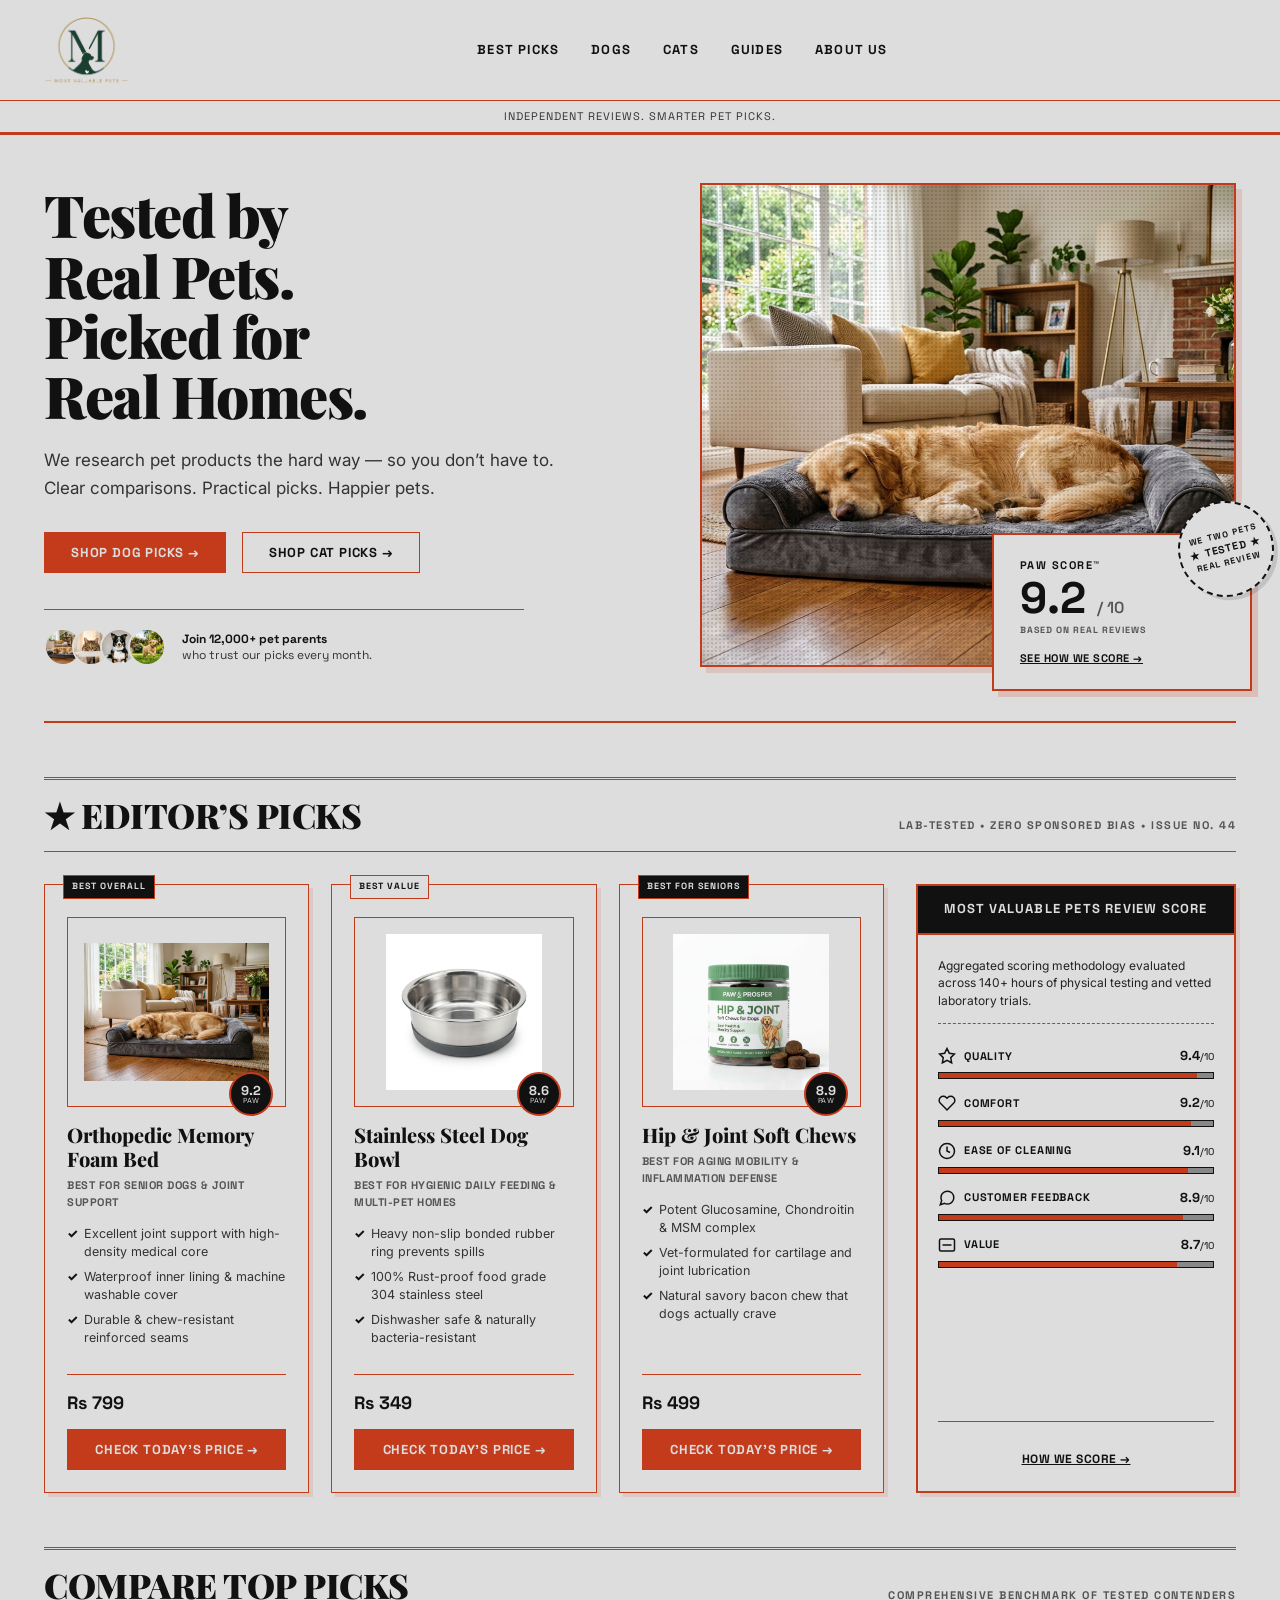
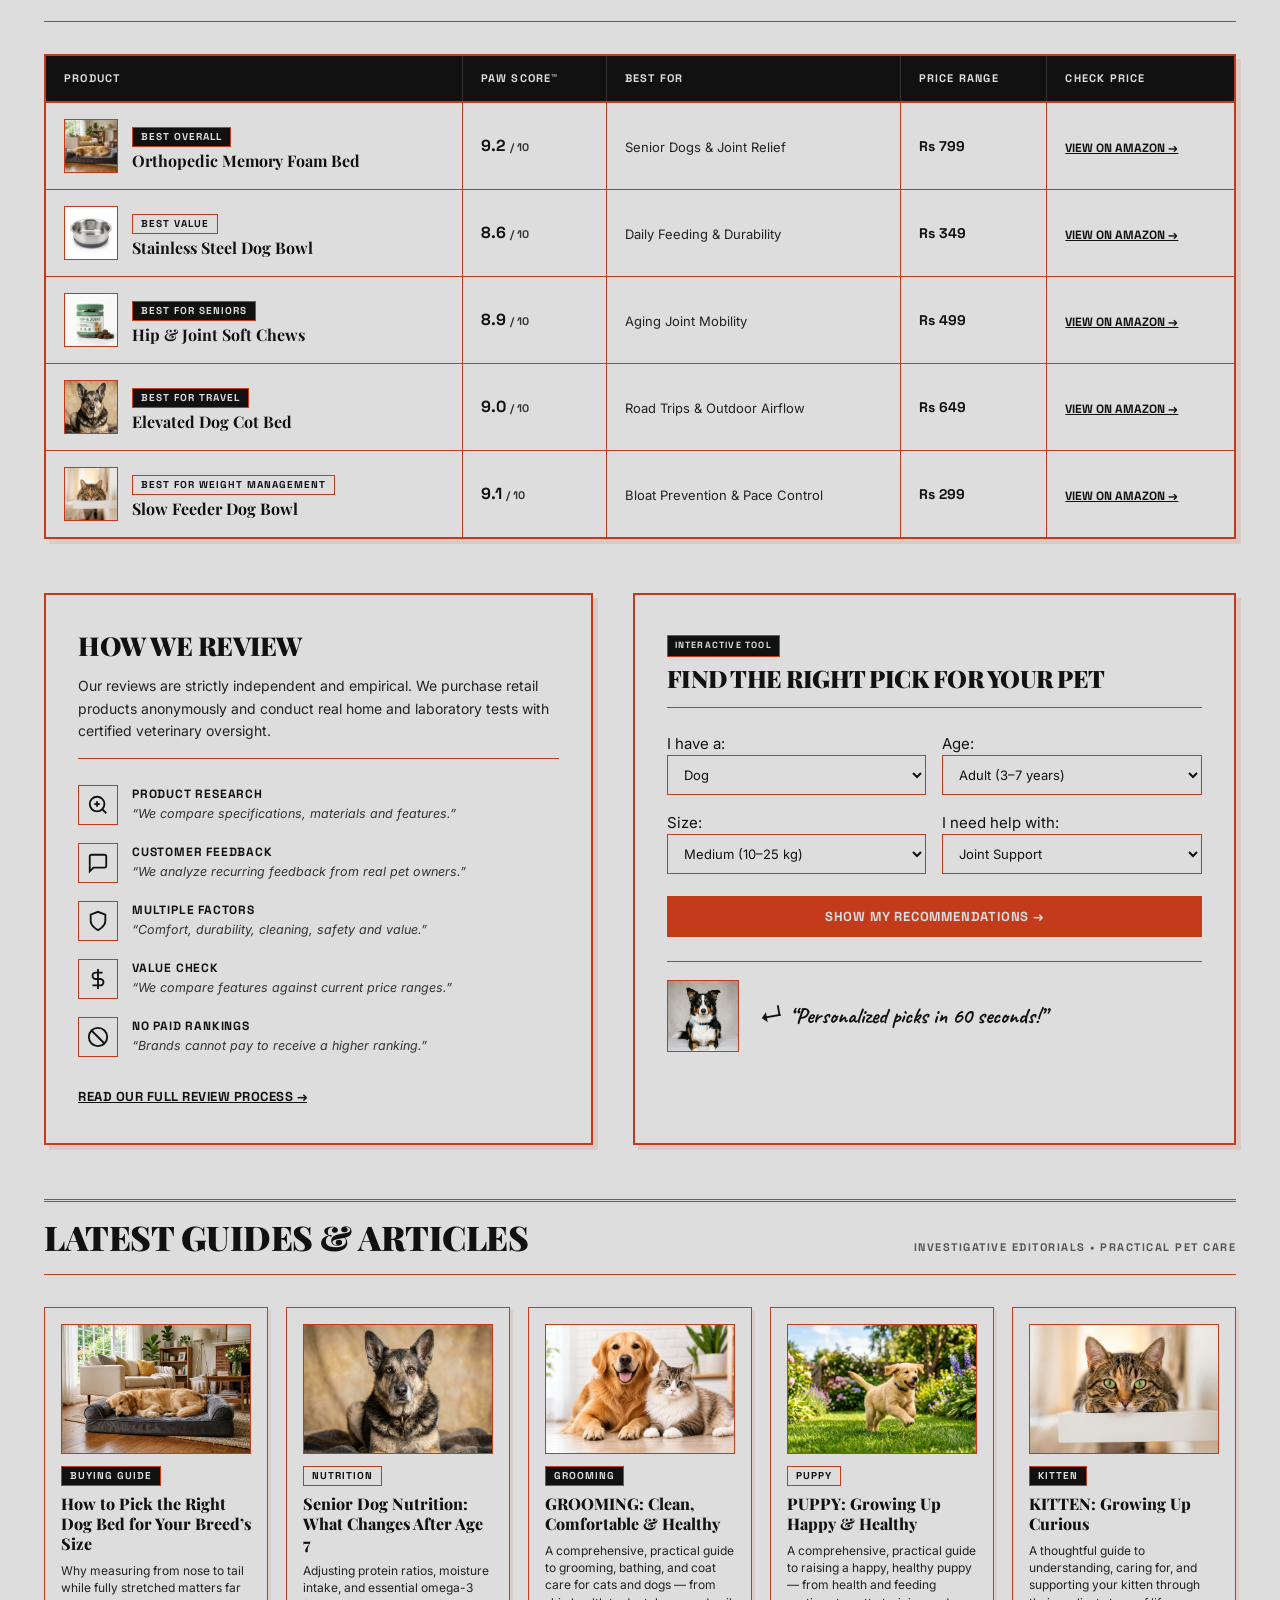
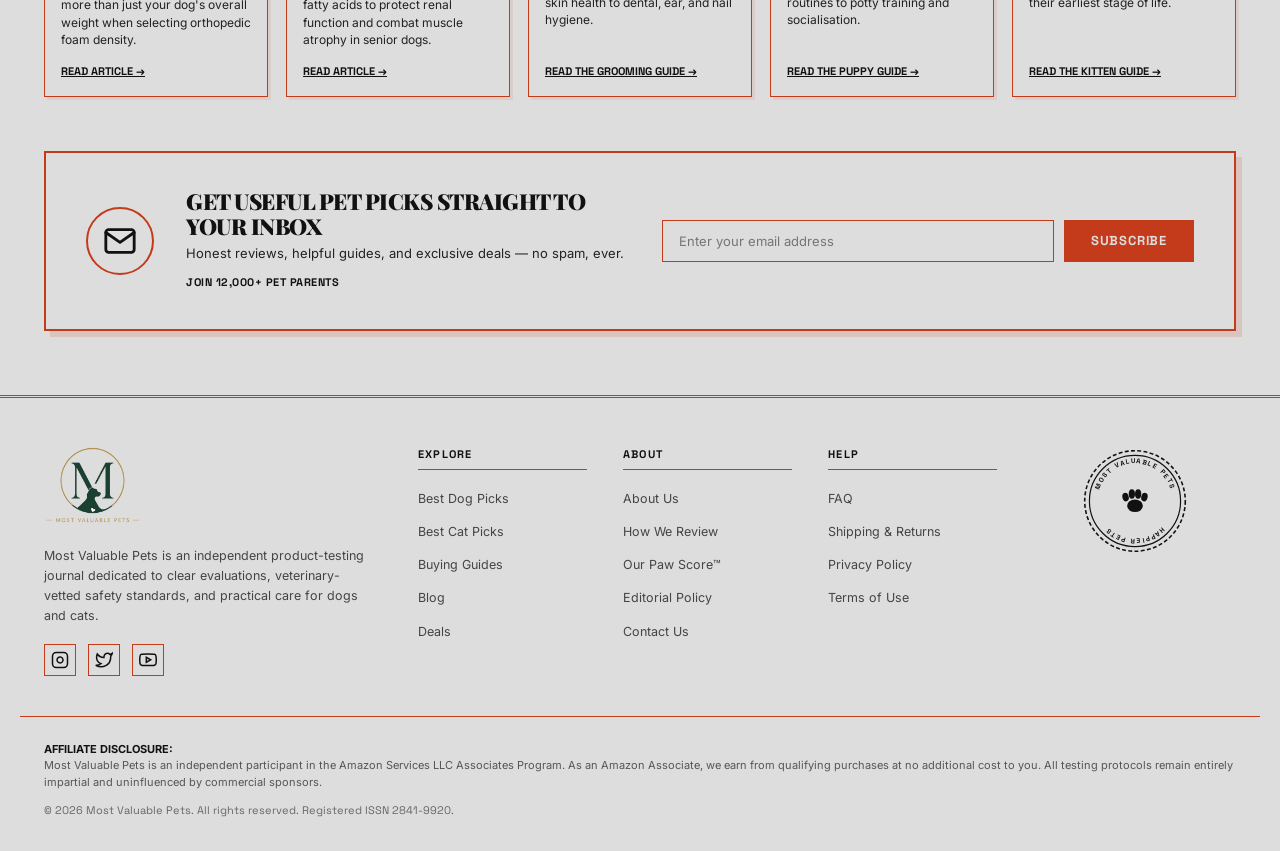
<file: index.html>
<!DOCTYPE html>
<html lang="en">
<head>
  <meta charset="UTF-8">
  <meta name="viewport" content="width=device-width, initial-scale=1.0">
  <title>Most Valuable Pets — Independent Reviews. Smarter Pet Picks.</title>
  <meta name="description" content="Tested by real pets, picked for real homes. Independent editorial pet product reviews, clear comparisons, and research-backed guides.">
  <link rel="preconnect" href="https://fonts.googleapis.com">
  <link rel="preconnect" href="https://fonts.gstatic.com" crossorigin>
  <link href="https://fonts.googleapis.com/css2?family=Caveat:wght@600;700&family=Inter:wght@400;500;600;700&family=Playfair+Display:ital,wght@0,600;0,700;0,800;0,900;1,600;1,700&family=Space+Grotesk:wght@500;600;700;800&display=swap" rel="stylesheet">
  <link rel="stylesheet" href="styles.css?v=25">
</head>
<body class="newspaper-body">

  <!-- ==========================================
       1. HEADER & NEWSPAPER MASTHEAD
       ========================================== -->
  <header class="masthead">
    <div class="masthead-top">
      <!-- Logo Left -->
      <a href="#" class="brand-logo" aria-label="Most Valuable Pets Homepage">
        <img src="logo.png?v=25" alt="Most Valuable Pets" class="brand-img">
      </a>

      <!-- Centered Navigation -->
      <nav class="masthead-nav" aria-label="Main Navigation">
        <a href="#picks" class="nav-link">BEST PICKS</a>
        <a href="#dogs" class="nav-link">DOGS</a>
        <a href="#cats" class="nav-link">CATS</a>
        <a href="#guides" class="nav-link">GUIDES</a>
        <a href="#how-we-review" class="nav-link">ABOUT US</a>
      </nav>
    </div>

    <!-- Newspaper Info Strip -->
    <div class="newspaper-info-strip">
      <div class="info-strip-inner">
        <span class="strip-item">INDEPENDENT REVIEWS. SMARTER PET PICKS.</span>
      </div>
    </div>
  </header>

  <main class="page-container">

    <!-- ==========================================
         2. HERO SECTION (ASYMMETRIC EDITORIAL)
         ========================================== -->
    <section class="hero-section">
      <!-- Left Column -->
      <div class="hero-content">
        <h1 class="hero-title">
          Tested by<br>
          Real Pets.<br>
          Picked for<br>
          Real Homes.
        </h1>
        <p class="hero-subtext">
          We research pet products the hard way — so you don’t have to.<br>
          Clear comparisons. Practical picks. Happier pets.
        </p>

        <!-- Two CTA Buttons -->
        <div class="hero-cta-group">
          <a href="#picks" class="btn btn-primary">SHOP DOG PICKS &rarr;</a>
          <a href="#picks" class="btn btn-secondary">SHOP CAT PICKS &rarr;</a>
        </div>

        <!-- Social Proof Trust Indicator -->
        <div class="hero-trust-indicator">
          <div class="avatar-stack">
            <img src="golden_retriever_bed.jpg" alt="Dog reviewer" class="avatar-img">
            <img src="tabby_cat.jpg" alt="Cat reviewer" class="avatar-img">
            <img src="border_collie_finder.jpg" alt="Collie reviewer" class="avatar-img">
            <img src="labrador_puppy.jpg" alt="Puppy reviewer" class="avatar-img">
          </div>
          <div class="trust-copy">
            <strong>Join 12,000+ pet parents</strong>
            <span>who trust our picks every month.</span>
          </div>
        </div>
      </div>

      <!-- Right Column: B&W Halftone Photography & Scorecard Overlay -->
      <div class="hero-photo-container">
        <div class="photo-frame">
          <img src="golden_retriever_bed.jpg" alt="Golden Retriever relaxing on orthopedic dog bed" class="hero-editorial-img">
          <div class="halftone-overlay"></div>
        </div>

        <!-- Overlay Old Newspaper Review Card -->
        <div class="hero-review-card">
          <!-- Circular Rubber Stamp -->
          <div class="rubber-stamp">
            <span class="stamp-line">WE TWO PETS</span>
            <span class="stamp-star">&#9733; TESTED &#9733;</span>
            <span class="stamp-line">REAL REVIEW</span>
          </div>

          <div class="review-score-box">
            <span class="score-brand">PAW SCORE&trade;</span>
            <div class="score-large">9.2 <span class="score-denom">/ 10</span></div>
            <span class="score-basis">BASED ON REAL REVIEWS</span>
            <a href="#how-we-review" class="score-link">See how we score &rarr;</a>
          </div>
        </div>
      </div>
    </section>

    <!-- ==========================================
         3. EDITOR'S PICKS & SCORE PANEL
         ========================================== -->
    <section class="section-picks" id="picks">
      <div class="section-header-rule">
        <h2 class="section-title">&#9733; EDITOR’S PICKS</h2>
        <span class="section-subtitle">LAB-TESTED &bull; ZERO SPONSORED BIAS &bull; ISSUE NO. 44</span>
      </div>

      <div class="picks-grid-layout">
        <!-- 3 Equal Product Cards -->
        <div class="picks-cards-col">
          
          <!-- CARD 1 -->
          <article class="product-card" data-product="bed">
            <div class="card-badge badge-orange">BEST OVERALL</div>
            <div class="card-img-wrapper">
              <img src="golden_retriever_bed.jpg" alt="Orthopedic Memory Foam Bed" class="product-thumb">
              <div class="circular-score-pill">
                <span class="score-num">9.2</span>
                <span class="score-lbl">PAW</span>
              </div>
            </div>
            <h3 class="product-title">Orthopedic Memory Foam Bed</h3>
            <p class="product-tagline">Best for Senior Dogs & Joint Support</p>
            <ul class="pros-checklist">
              <li><span class="check-icon">&#10003;</span> Excellent joint support with high-density medical core</li>
              <li><span class="check-icon">&#10003;</span> Waterproof inner lining & machine washable cover</li>
              <li><span class="check-icon">&#10003;</span> Durable & chew-resistant reinforced seams</li>
            </ul>
            <div class="card-footer-action">
              <div class="price-tag">Rs 799</div>
              <button class="btn btn-primary btn-block view-details-btn" data-product="bed">CHECK TODAY’S PRICE &rarr;</button>
            </div>
          </article>

          <!-- CARD 2 -->
          <article class="product-card" data-product="feeder">
            <div class="card-badge badge-black">BEST VALUE</div>
            <div class="card-img-wrapper">
              <img src="stainless_steel_bowl.jpg" alt="Stainless Steel Dog Bowl" class="product-thumb">
              <div class="circular-score-pill">
                <span class="score-num">8.6</span>
                <span class="score-lbl">PAW</span>
              </div>
            </div>
            <h3 class="product-title">Stainless Steel Dog Bowl</h3>
            <p class="product-tagline">Best for Hygienic Daily Feeding & Multi-Pet Homes</p>
            <ul class="pros-checklist">
              <li><span class="check-icon">&#10003;</span> Heavy non-slip bonded rubber ring prevents spills</li>
              <li><span class="check-icon">&#10003;</span> 100% Rust-proof food grade 304 stainless steel</li>
              <li><span class="check-icon">&#10003;</span> Dishwasher safe & naturally bacteria-resistant</li>
            </ul>
            <div class="card-footer-action">
              <div class="price-tag">Rs 349</div>
              <button class="btn btn-primary btn-block view-details-btn" data-product="feeder">CHECK TODAY’S PRICE &rarr;</button>
            </div>
          </article>

          <!-- CARD 3 -->
          <article class="product-card" data-product="harness">
            <div class="card-badge badge-orange">BEST FOR SENIORS</div>
            <div class="card-img-wrapper">
              <img src="joint_soft_chews.jpg" alt="Hip & Joint Soft Chews" class="product-thumb">
              <div class="circular-score-pill">
                <span class="score-num">8.9</span>
                <span class="score-lbl">PAW</span>
              </div>
            </div>
            <h3 class="product-title">Hip & Joint Soft Chews</h3>
            <p class="product-tagline">Best for Aging Mobility & Inflammation Defense</p>
            <ul class="pros-checklist">
              <li><span class="check-icon">&#10003;</span> Potent Glucosamine, Chondroitin & MSM complex</li>
              <li><span class="check-icon">&#10003;</span> Vet-formulated for cartilage and joint lubrication</li>
              <li><span class="check-icon">&#10003;</span> Natural savory bacon chew that dogs actually crave</li>
            </ul>
            <div class="card-footer-action">
              <div class="price-tag">Rs 499</div>
              <button class="btn btn-primary btn-block view-details-btn" data-product="harness">CHECK TODAY’S PRICE &rarr;</button>
            </div>
          </article>

        </div>

        <!-- Tall Editorial Review Score Panel Beside Editor's Picks -->
        <aside class="score-panel-tall">
          <div class="score-panel-header">
            <h3>MOST VALUABLE PETS REVIEW SCORE</h3>
          </div>
          <div class="score-panel-body">
            <p class="score-panel-intro">Aggregated scoring methodology evaluated across 140+ hours of physical testing and vetted laboratory trials.</p>
            
            <div class="criteria-row">
              <div class="crit-title-group">
                <svg width="18" height="18" viewBox="0 0 24 24" fill="none" stroke="#111111" stroke-width="2"><path d="M12 2l3.09 6.26L22 9.27l-5 4.87 1.18 6.88L12 17.77l-6.18 3.25L7 14.14 2 9.27l6.91-1.01L12 2z"/></svg>
                <span class="crit-name">QUALITY</span>
              </div>
              <span class="crit-val">9.4<small>/10</small></span>
            </div>
            <div class="criteria-bar"><div class="bar-fill" style="width: 94%;"></div></div>

            <div class="criteria-row">
              <div class="crit-title-group">
                <svg width="18" height="18" viewBox="0 0 24 24" fill="none" stroke="#111111" stroke-width="2"><path d="M20.84 4.61a5.5 5.5 0 0 0-7.78 0L12 5.67l-1.06-1.06a5.5 5.5 0 0 0-7.78 7.78l1.06 1.06L12 21.23l7.78-7.78 1.06-1.06a5.5 5.5 0 0 0 0-7.78z"/></svg>
                <span class="crit-name">COMFORT</span>
              </div>
              <span class="crit-val">9.2<small>/10</small></span>
            </div>
            <div class="criteria-bar"><div class="bar-fill" style="width: 92%;"></div></div>

            <div class="criteria-row">
              <div class="crit-title-group">
                <svg width="18" height="18" viewBox="0 0 24 24" fill="none" stroke="#111111" stroke-width="2"><circle cx="12" cy="12" r="10"/><path d="M12 6v6l4 2"/></svg>
                <span class="crit-name">EASE OF CLEANING</span>
              </div>
              <span class="crit-val">9.1<small>/10</small></span>
            </div>
            <div class="criteria-bar"><div class="bar-fill" style="width: 91%;"></div></div>

            <div class="criteria-row">
              <div class="crit-title-group">
                <svg width="18" height="18" viewBox="0 0 24 24" fill="none" stroke="#111111" stroke-width="2"><path d="M21 11.5a8.38 8.38 0 0 1-.9 3.8 8.5 8.5 0 0 1-7.6 4.7 8.38 8.38 0 0 1-3.8-.9L3 21l1.9-5.7a8.38 8.38 0 0 1-.9-3.8 8.5 8.5 0 0 1 4.7-7.6 8.38 8.38 0 0 1 3.8-.9h.5a8.48 8.48 0 0 1 8 8v.5z"/></svg>
                <span class="crit-name">CUSTOMER FEEDBACK</span>
              </div>
              <span class="crit-val">8.9<small>/10</small></span>
            </div>
            <div class="criteria-bar"><div class="bar-fill" style="width: 89%;"></div></div>

            <div class="criteria-row">
              <div class="crit-title-group">
                <svg width="18" height="18" viewBox="0 0 24 24" fill="none" stroke="#111111" stroke-width="2"><rect x="2" y="4" width="20" height="16" rx="2"/><line x1="6" y1="12" x2="18" y2="12"/></svg>
                <span class="crit-name">VALUE</span>
              </div>
              <span class="crit-val">8.7<small>/10</small></span>
            </div>
            <div class="criteria-bar"><div class="bar-fill" style="width: 87%;"></div></div>

            <div class="score-panel-footer">
              <a href="#how-we-review" class="orange-link">HOW WE SCORE &rarr;</a>
            </div>
          </div>
        </aside>

      </div>
    </section>

    <!-- ==========================================
         4. COMPARE TOP PICKS (NEWSPAPER TABLE)
         ========================================== -->
    <section class="section-compare">
      <div class="section-header-rule">
        <h2 class="section-title">COMPARE TOP PICKS</h2>
        <span class="section-subtitle">COMPREHENSIVE BENCHMARK OF TESTED CONTENDERS</span>
      </div>

      <div class="table-responsive-wrapper">
        <table class="newspaper-table">
          <thead>
            <tr>
              <th class="col-product">PRODUCT</th>
              <th class="col-score">PAW SCORE&trade;</th>
              <th class="col-bestfor">BEST FOR</th>
              <th class="col-price">PRICE RANGE</th>
              <th class="col-action">CHECK PRICE</th>
            </tr>
          </thead>
          <tbody>
            <!-- Row 1 -->
            <tr>
              <td>
                <div class="tbl-product-cell">
                  <img src="golden_retriever_bed.jpg" alt="Orthopedic Memory Foam Bed" class="tbl-img">
                  <div>
                    <span class="badge badge-orange tbl-badge">BEST OVERALL</span>
                    <strong class="tbl-name">Orthopedic Memory Foam Bed</strong>
                  </div>
                </div>
              </td>
              <td><span class="tbl-score">9.2 <small>/ 10</small></span></td>
              <td><span class="tbl-text">Senior Dogs & Joint Relief</span></td>
              <td><span class="tbl-price">Rs 799</span></td>
              <td><a href="https://amazon.com" target="_blank" rel="noopener" class="tbl-link">View on Amazon &rarr;</a></td>
            </tr>

            <!-- Row 2 -->
            <tr>
              <td>
                <div class="tbl-product-cell">
                  <img src="stainless_steel_bowl.jpg" alt="Stainless Steel Dog Bowl" class="tbl-img">
                  <div>
                    <span class="badge badge-black tbl-badge">BEST VALUE</span>
                    <strong class="tbl-name">Stainless Steel Dog Bowl</strong>
                  </div>
                </div>
              </td>
              <td><span class="tbl-score">8.6 <small>/ 10</small></span></td>
              <td><span class="tbl-text">Daily Feeding & Durability</span></td>
              <td><span class="tbl-price">Rs 349</span></td>
              <td><a href="https://amazon.com" target="_blank" rel="noopener" class="tbl-link">View on Amazon &rarr;</a></td>
            </tr>

            <!-- Row 3 -->
            <tr>
              <td>
                <div class="tbl-product-cell">
                  <img src="joint_soft_chews.jpg" alt="Hip & Joint Soft Chews" class="tbl-img">
                  <div>
                    <span class="badge badge-orange tbl-badge">BEST FOR SENIORS</span>
                    <strong class="tbl-name">Hip & Joint Soft Chews</strong>
                  </div>
                </div>
              </td>
              <td><span class="tbl-score">8.9 <small>/ 10</small></span></td>
              <td><span class="tbl-text">Aging Joint Mobility</span></td>
              <td><span class="tbl-price">Rs 499</span></td>
              <td><a href="https://amazon.com" target="_blank" rel="noopener" class="tbl-link">View on Amazon &rarr;</a></td>
            </tr>

            <!-- Row 4 -->
            <tr>
              <td>
                <div class="tbl-product-cell">
                  <img src="senior_dog.jpg" alt="Elevated Dog Cot Bed" class="tbl-img">
                  <div>
                    <span class="badge badge-orange tbl-badge">BEST FOR TRAVEL</span>
                    <strong class="tbl-name">Elevated Dog Cot Bed</strong>
                  </div>
                </div>
              </td>
              <td><span class="tbl-score">9.0 <small>/ 10</small></span></td>
              <td><span class="tbl-text">Road Trips & Outdoor Airflow</span></td>
              <td><span class="tbl-price">Rs 649</span></td>
              <td><a href="https://amazon.com" target="_blank" rel="noopener" class="tbl-link">View on Amazon &rarr;</a></td>
            </tr>

            <!-- Row 5 -->
            <tr>
              <td>
                <div class="tbl-product-cell">
                  <img src="tabby_cat.jpg" alt="Slow Feeder Dog Bowl" class="tbl-img">
                  <div>
                    <span class="badge badge-black tbl-badge">BEST FOR WEIGHT MANAGEMENT</span>
                    <strong class="tbl-name">Slow Feeder Dog Bowl</strong>
                  </div>
                </div>
              </td>
              <td><span class="tbl-score">9.1 <small>/ 10</small></span></td>
              <td><span class="tbl-text">Bloat Prevention & Pace Control</span></td>
              <td><span class="tbl-price">Rs 299</span></td>
              <td><a href="https://amazon.com" target="_blank" rel="noopener" class="tbl-link">View on Amazon &rarr;</a></td>
            </tr>
          </tbody>
        </table>
      </div>
    </section>

    <!-- ==========================================
         5. TWO-COLUMN: HOW WE REVIEW + PET FINDER
         ========================================== -->
    <section class="section-review-finder" id="how-we-review">
      
      <!-- Left Column: How We Review -->
      <div class="how-we-review-col">
        <h2 class="section-title-sm">HOW WE REVIEW</h2>
        <p class="editorial-summary-text">
          Our reviews are strictly independent and empirical. We purchase retail products anonymously and conduct real home and laboratory tests with certified veterinary oversight.
        </p>

        <div class="review-criteria-list">
          
          <div class="criteria-item">
            <div class="crit-icon-box">
              <svg width="22" height="22" viewBox="0 0 24 24" fill="none" stroke="#111111" stroke-width="2"><circle cx="11" cy="11" r="8"/><line x1="21" y1="21" x2="16.65" y2="16.65"/><line x1="11" y1="8" x2="11" y2="14"/><line x1="8" y1="11" x2="14" y2="11"/></svg>
            </div>
            <div class="crit-content">
              <h4>PRODUCT RESEARCH</h4>
              <p>“We compare specifications, materials and features.”</p>
            </div>
          </div>

          <div class="criteria-item">
            <div class="crit-icon-box">
              <svg width="22" height="22" viewBox="0 0 24 24" fill="none" stroke="#111111" stroke-width="2"><path d="M21 15a2 2 0 0 1-2 2H7l-4 4V5a2 2 0 0 1 2-2h14a2 2 0 0 1 2 2z"/></svg>
            </div>
            <div class="crit-content">
              <h4>CUSTOMER FEEDBACK</h4>
              <p>“We analyze recurring feedback from real pet owners.”</p>
            </div>
          </div>

          <div class="criteria-item">
            <div class="crit-icon-box">
              <svg width="22" height="22" viewBox="0 0 24 24" fill="none" stroke="#111111" stroke-width="2"><path d="M12 22s8-4 8-10V5l-8-3-8 3v7c0 6 8 10 8 10z"/></svg>
            </div>
            <div class="crit-content">
              <h4>MULTIPLE FACTORS</h4>
              <p>“Comfort, durability, cleaning, safety and value.”</p>
            </div>
          </div>

          <div class="criteria-item">
            <div class="crit-icon-box">
              <svg width="22" height="22" viewBox="0 0 24 24" fill="none" stroke="#111111" stroke-width="2"><line x1="12" y1="1" x2="12" y2="23"/><path d="M17 5H9.5a3.5 3.5 0 0 0 0 7h5a3.5 3.5 0 0 1 0 7H6"/></svg>
            </div>
            <div class="crit-content">
              <h4>VALUE CHECK</h4>
              <p>“We compare features against current price ranges.”</p>
            </div>
          </div>

          <div class="criteria-item">
            <div class="crit-icon-box">
              <svg width="22" height="22" viewBox="0 0 24 24" fill="none" stroke="#111111" stroke-width="2"><circle cx="12" cy="12" r="10"/><line x1="4.93" y1="4.93" x2="19.07" y2="19.07"/></svg>
            </div>
            <div class="crit-content">
              <h4>NO PAID RANKINGS</h4>
              <p>“Brands cannot pay to receive a higher ranking.”</p>
            </div>
          </div>

        </div>

        <a href="#how-we-review" class="orange-link bold-link" id="read-process-link">READ OUR FULL REVIEW PROCESS &rarr;</a>
      </div>

      <!-- Right Column: Pet Product Finder -->
      <div class="finder-col">
        <div class="finder-box">
          <div class="finder-header">
            <span class="finder-tag">INTERACTIVE TOOL</span>
            <h3 class="finder-title">FIND THE RIGHT PICK FOR YOUR PET</h3>
          </div>

          <form id="pet-finder-form" class="finder-form" onsubmit="event.preventDefault();">
            <div class="finder-grid">
              
              <div class="form-group">
                <label for="finder-pet">I have a:</label>
                <select id="finder-pet" class="finder-select">
                  <option value="dog" selected>Dog</option>
                  <option value="cat">Cat</option>
                </select>
              </div>

              <div class="form-group">
                <label for="finder-age">Age:</label>
                <select id="finder-age" class="finder-select">
                  <option value="puppy">Puppy / Kitten</option>
                  <option value="adult" selected>Adult (3–7 years)</option>
                  <option value="senior">Senior (7+ years)</option>
                </select>
              </div>

              <div class="form-group">
                <label for="finder-size">Size:</label>
                <select id="finder-size" class="finder-select">
                  <option value="small">Small (under 10 kg)</option>
                  <option value="medium" selected>Medium (10–25 kg)</option>
                  <option value="large">Large (25+ kg)</option>
                </select>
              </div>

              <div class="form-group">
                <label for="finder-help">I need help with:</label>
                <select id="finder-help" class="finder-select">
                  <option value="joints" selected>Joint Support</option>
                  <option value="feeding">Daily Feeding</option>
                  <option value="training">Leash Training</option>
                  <option value="grooming">Grooming & Coat</option>
                </select>
              </div>

            </div>

            <button type="button" id="finder-submit-btn" class="btn btn-primary btn-block">SHOW MY RECOMMENDATIONS &rarr;</button>
          </form>

          <!-- Finder Illustration / Photo & Handwritten Note -->
          <div class="finder-footer-media">
            <div class="finder-photo-wrap">
              <img src="border_collie_finder.jpg" alt="Border Collie Product Guide" class="finder-dog-img">
            </div>
            <div class="handwritten-annotation">
              <span class="handwritten-arrow">&#8629;</span>
              <p>“Personalized picks in 60 seconds!”</p>
            </div>
          </div>

        </div>
      </div>

    </section>

    <!-- ==========================================
         6. LATEST GUIDES & ARTICLES
         ========================================== -->
    <section class="section-articles" id="guides">
      <div class="section-header-rule">
        <h2 class="section-title">LATEST GUIDES & ARTICLES</h2>
        <span class="section-subtitle">INVESTIGATIVE EDITORIALS &bull; PRACTICAL PET CARE</span>
      </div>

      <div class="articles-grid">
        
        <!-- Article 1 (Full Page) -->
        <article class="article-card" onclick="window.location.href='dog-bed-size.html'" style="cursor: pointer;">
          <div class="article-thumb-wrap">
            <img src="golden_retriever_bed.jpg" alt="Dog bed sizing guide" class="article-img">
          </div>
          <div class="article-meta">
            <span class="badge badge-orange">BUYING GUIDE</span>
          </div>
          <h3 class="article-heading">How to Pick the Right Dog Bed for Your Breed’s Size</h3>
          <p class="article-excerpt">Why measuring from nose to tail while fully stretched matters far more than just your dog's overall weight when selecting orthopedic foam density.</p>
          <a href="dog-bed-size.html" class="article-link-btn" style="text-decoration: underline;">READ ARTICLE &rarr;</a>
        </article>

        <!-- Article 2 (Full Page) -->
        <article class="article-card" onclick="window.location.href='senior-dog-nutrition.html'" style="cursor: pointer;">
          <div class="article-thumb-wrap">
            <img src="senior_dog.jpg" alt="Senior Dog Nutrition" class="article-img">
          </div>
          <div class="article-meta">
            <span class="badge badge-black">NUTRITION</span>
          </div>
          <h3 class="article-heading">Senior Dog Nutrition: What Changes After Age 7</h3>
          <p class="article-excerpt">Adjusting protein ratios, moisture intake, and essential omega-3 fatty acids to protect renal function and combat muscle atrophy in senior dogs.</p>
          <a href="senior-dog-nutrition.html" class="article-link-btn" style="text-decoration: underline;">READ ARTICLE &rarr;</a>
        </article>

        <!-- Article 3 (Cat & Dog Grooming Guide - Full Page) -->
        <article class="article-card" onclick="window.location.href='grooming-guide.html'" style="cursor: pointer;">
          <div class="article-thumb-wrap">
            <img src="grooming_guide.jpg" alt="Cat & Dog Grooming Guide" class="article-img">
          </div>
          <div class="article-meta">
            <span class="badge badge-orange">GROOMING</span>
          </div>
          <h3 class="article-heading">GROOMING: Clean, Comfortable & Healthy</h3>
          <p class="article-excerpt">A comprehensive, practical guide to grooming, bathing, and coat care for cats and dogs &mdash; from skin health to dental, ear, and nail hygiene.</p>
          <a href="grooming-guide.html" class="article-link-btn" style="text-decoration: underline;">READ THE GROOMING GUIDE &rarr;</a>
        </article>

        <!-- Article 4 (Puppy Care Guide - Full Page) -->
        <article class="article-card" onclick="window.location.href='puppy-care.html'" style="cursor: pointer;">
          <div class="article-thumb-wrap">
            <img src="labrador_puppy.jpg" alt="Puppy Care Guide" class="article-img">
          </div>
          <div class="article-meta">
            <span class="badge badge-black">PUPPY</span>
          </div>
          <h3 class="article-heading">PUPPY: Growing Up Happy & Healthy</h3>
          <p class="article-excerpt">A comprehensive, practical guide to raising a happy, healthy puppy &mdash; from health and feeding routines to potty training and socialisation.</p>
          <a href="puppy-care.html" class="article-link-btn" style="text-decoration: underline;">READ THE PUPPY GUIDE &rarr;</a>
        </article>

        <!-- Article 5 (Kitten Care Guide - Full Page) -->
        <article class="article-card" onclick="window.location.href='kitten-care.html'" style="cursor: pointer;">
          <div class="article-thumb-wrap">
            <img src="tabby_cat.jpg" alt="Kitten Care Guide" class="article-img">
          </div>
          <div class="article-meta">
            <span class="badge badge-orange">KITTEN</span>
          </div>
          <h3 class="article-heading">KITTEN: Growing Up Curious</h3>
          <p class="article-excerpt">A thoughtful guide to understanding, caring for, and supporting your kitten through their earliest stage of life.</p>
          <a href="kitten-care.html" class="article-link-btn" style="text-decoration: underline;">READ THE KITTEN GUIDE &rarr;</a>
        </article>

      </div>
    </section>

    <!-- ==========================================
         7. NEWSLETTER (CREAM NEWSPAPER BORDERED)
         ========================================== -->
    <section class="section-newsletter">
      <div class="newsletter-box">
        <div class="newsletter-icon-col">
          <div class="envelope-circle">
            <svg width="34" height="34" viewBox="0 0 24 24" fill="none" stroke="#111111" stroke-width="2" stroke-linecap="round" stroke-linejoin="round">
              <path d="M4 4h16c1.1 0 2 .9 2 2v12c0 1.1-.9 2-2 2H4c-1.1 0-2-.9-2-2V6c0-1.1.9-2 2-2z"></path>
              <polyline points="22,6 12,13 2,6"></polyline>
            </svg>
          </div>
        </div>

        <div class="newsletter-content-col">
          <h2 class="newsletter-headline">GET USEFUL PET PICKS STRAIGHT TO YOUR INBOX</h2>
          <p class="newsletter-sub">Honest reviews, helpful guides, and exclusive deals &mdash; no spam, ever.</p>
          <span class="newsletter-trust">Join 12,000+ pet parents</span>
        </div>

        <div class="newsletter-form-col">
          <form class="newsletter-form" onsubmit="event.preventDefault(); alert('Thank you for subscribing to Most Valuable Pets!');">
            <input type="email" required placeholder="Enter your email address" class="newsletter-input" aria-label="Email address">
            <button type="submit" class="btn btn-primary">SUBSCRIBE</button>
          </form>
        </div>
      </div>
    </section>

  </main>

  <!-- ==========================================
       8. FOOTER (CREAM NEWSPAPER BACKGROUND)
       ========================================== -->
  <footer class="site-footer">
    <div class="footer-top-rule"></div>
    
    <div class="page-container footer-content">
      
      <!-- Brand Left Column -->
      <div class="footer-brand-col">
        <div class="footer-logo">
          <img src="logo.png?v=25" alt="Most Valuable Pets" class="footer-brand-img">
        </div>
        <p class="footer-desc">
          Most Valuable Pets is an independent product-testing journal dedicated to clear evaluations, veterinary-vetted safety standards, and practical care for dogs and cats.
        </p>
        <div class="footer-social-links">
          <a href="#" aria-label="Instagram" class="social-icon">
            <svg width="18" height="18" viewBox="0 0 24 24" fill="none" stroke="#111111" stroke-width="2"><rect x="2" y="2" width="20" height="20" rx="5" ry="5"/><path d="M16 11.37A4 4 0 1 1 12.63 8 4 4 0 0 1 16 11.37z"/><line x1="17.5" y1="6.5" x2="17.51" y2="6.5"/></svg>
          </a>
          <a href="#" aria-label="Twitter / X" class="social-icon">
            <svg width="18" height="18" viewBox="0 0 24 24" fill="none" stroke="#111111" stroke-width="2"><path d="M23 3a10.9 10.9 0 0 1-3.14 1.53 4.48 4.48 0 0 0-7.86 3v1A10.66 10.66 0 0 1 3 4s-4 9 5 13a11.64 11.64 0 0 1-7 2c9 5 20 0 20-11.5a4.5 4.5 0 0 0-.08-.83A7.72 7.72 0 0 0 23 3z"/></svg>
          </a>
          <a href="#" aria-label="YouTube" class="social-icon">
            <svg width="18" height="18" viewBox="0 0 24 24" fill="none" stroke="#111111" stroke-width="2"><path d="M22.54 6.42a2.78 2.78 0 0 0-1.94-2C18.88 4 12 4 12 4s-6.88 0-8.6.46a2.78 2.78 0 0 0-1.94 2A29 29 0 0 0 1 11.75a29 29 0 0 0 .46 5.33A2.78 2.78 0 0 0 3.4 19c1.72.46 8.6.46 8.6.46s6.88 0 8.6-.46a2.78 2.78 0 0 0 1.94-2 29 29 0 0 0 .46-5.25 29 29 0 0 0-.46-5.33z"/><polygon points="9.75 15.02 15.5 11.75 9.75 8.48 9.75 15.02"/></svg>
          </a>
        </div>
      </div>

      <!-- Links Columns -->
      <div class="footer-links-col">
        <h4 class="footer-heading">EXPLORE</h4>
        <ul class="footer-list">
          <li><a href="#picks">Best Dog Picks</a></li>
          <li><a href="#picks">Best Cat Picks</a></li>
          <li><a href="#guides">Buying Guides</a></li>
          <li><a href="#guides">Blog</a></li>
          <li><a href="#picks">Deals</a></li>
        </ul>
      </div>

      <div class="footer-links-col">
        <h4 class="footer-heading">ABOUT</h4>
        <ul class="footer-list">
          <li><a href="#how-we-review">About Us</a></li>
          <li><a href="#how-we-review">How We Review</a></li>
          <li><a href="#how-we-review">Our Paw Score&trade;</a></li>
          <li><a href="#how-we-review">Editorial Policy</a></li>
          <li><a href="#how-we-review">Contact Us</a></li>
        </ul>
      </div>

      <div class="footer-links-col">
        <h4 class="footer-heading">HELP</h4>
        <ul class="footer-list">
          <li><a href="#">FAQ</a></li>
          <li><a href="#">Shipping & Returns</a></li>
          <li><a href="#">Privacy Policy</a></li>
          <li><a href="#">Terms of Use</a></li>
        </ul>
      </div>

      <!-- Right Circular Black Vintage Paw Stamp -->
      <div class="footer-stamp-col">
        <div class="vintage-paw-stamp">
          <svg width="110" height="110" viewBox="0 0 140 140">
            <!-- Outer dashed and solid circular borders -->
            <circle cx="70" cy="70" r="64" fill="none" stroke="#111111" stroke-width="2" stroke-dasharray="5 3"/>
            <circle cx="70" cy="70" r="58" fill="none" stroke="#111111" stroke-width="1.5"/>
            <!-- Circular Path for Text -->
            <path id="stamp-arc-top" d="M 22,70 A 48,48 0 1,1 118,70" fill="none" />
            <path id="stamp-arc-bot" d="M 118,70 A 48,48 0 1,1 22,70" fill="none" />
            <text font-family="'Space Grotesk', sans-serif" font-size="8.5" font-weight="700" letter-spacing="1.8" fill="#111111">
              <textPath href="#stamp-arc-top" startOffset="50%" text-anchor="middle">MOST VALUABLE PETS</textPath>
            </text>
            <text font-family="'Space Grotesk', sans-serif" font-size="8.5" font-weight="700" letter-spacing="1.8" fill="#111111">
              <textPath href="#stamp-arc-bot" startOffset="50%" text-anchor="middle">HAPPIER PETS</textPath>
            </text>
            <!-- Center Paw Icon -->
            <g transform="translate(52, 54)">
              <ellipse cx="18" cy="22" rx="10" ry="8" fill="#111111" />
              <ellipse cx="6" cy="11" rx="4" ry="5.5" fill="#111111" transform="rotate(-15 6 11)" />
              <ellipse cx="14" cy="7" rx="4" ry="6" fill="#111111" />
              <ellipse cx="22" cy="7" rx="4" ry="6" fill="#111111" />
              <ellipse cx="30" cy="11" rx="4" ry="5.5" fill="#111111" transform="rotate(15 30 11)" />
            </g>
          </svg>
        </div>
      </div>

    </div>

    <!-- Affiliate Disclosure -->
    <div class="page-container footer-bottom">
      <div class="affiliate-disclosure-box">
        <strong>AFFILIATE DISCLOSURE:</strong>
        <p>
          Most Valuable Pets is an independent participant in the Amazon Services LLC Associates Program. As an Amazon Associate, we earn from qualifying purchases at no additional cost to you. All testing protocols remain entirely impartial and uninfluenced by commercial sponsors.
        </p>
      </div>
      <div class="copyright-line">
        &copy; 2026 Most Valuable Pets. All rights reserved. Registered ISSN 2841-9920.
      </div>
    </div>
  </footer>

  <!-- ==========================================
       MODAL DIALOGS (PRODUCT DETAILS & BLOG ARTICLE)
       ========================================== -->
  <dialog id="product-modal" class="fullscreen-dialog">
    <div class="dialog-content">
      <div class="dialog-header">
        <span class="dialog-label">INDEPENDENT VERDICT &bull; MOST VALUABLE PETS</span>
        <button id="close-product-modal" class="dialog-close-btn" aria-label="Close modal">&times;</button>
      </div>
      <div class="dialog-scroll-body">
        <h2 id="modal-product-title" class="dialog-title">Product Title</h2>
        <div id="modal-product-tagline" class="dialog-tagline">Product Subtitle</div>
        <div class="dialog-score-strip">
          <span class="dialog-score-badge">PAW SCORE&trade; <strong id="modal-product-score">9.2</strong> / 10</span>
          <span id="modal-product-price" class="dialog-price">$89.99</span>
        </div>
        <div class="dialog-body-columns">
          <div>
            <h3 class="dialog-h3">Physical Testing Results</h3>
            <p id="modal-product-desc" class="dialog-desc">Detailed laboratory review notes.</p>
          </div>
          <div>
            <h3 class="dialog-h3">Pros & Cons Breakdown</h3>
            <ul id="modal-product-pros" class="dialog-pro-list"></ul>
            <ul id="modal-product-cons" class="dialog-con-list"></ul>
          </div>
        </div>
        <div class="dialog-footer-action">
          <a id="modal-amazon-link" href="https://amazon.com" target="_blank" rel="noopener" class="btn btn-primary">VIEW CURRENT PRICE ON AMAZON &rarr;</a>
        </div>
      </div>
    </div>
  </dialog>

  <dialog id="blog-modal" class="fullscreen-dialog">
    <div class="dialog-content">
      <div class="dialog-header">
        <span class="dialog-label">EDITORIAL JOURNAL &bull; MOST VALUABLE PETS</span>
        <button id="close-blog-modal" class="dialog-close-btn" aria-label="Close modal">&times;</button>
      </div>
      <div class="dialog-scroll-body">
        <div id="modal-blog-category" class="badge badge-orange">BUYING GUIDE</div>
        <h2 id="modal-blog-title" class="dialog-title">Article Title</h2>
        <div id="modal-blog-meta" class="dialog-tagline">BY DR. A. VANCE, DVM &bull; 6 MIN READ</div>
        <img id="modal-blog-img" src="golden_retriever_bed.jpg" alt="Article Cover" class="dialog-cover-img">
        <div id="modal-blog-body" class="dialog-article-text">
          <p>Article body will load dynamically.</p>
        </div>
      </div>
    </div>
  </dialog>

  <!-- ==========================================
       CAT RUNNER LOADER (REALISTIC RUNNING ANIMATION)
       ========================================== -->
  <div id="doggy-runner-loader" class="doggy-loader-overlay" aria-live="polite" aria-hidden="true" role="status">
    <div class="doggy-loader-wrap">
      <div class="doggy-anim-stage">
        <!-- Static Cat for prefers-reduced-motion -->
        <img src="running_cat.png" alt="Finding recommendations" class="reduced-motion-dog" width="160">

        <!-- Dynamic Realistic Running Cat Scene -->
        <div class="cat-runner-scene">
          <!-- Subtle Running Ground Shadow -->
          <div class="cat-ground-shadow"></div>

          <!-- Horizontal Speed / Motion Lines -->
          <div class="cat-motion-lines">
            <span class="motion-line line-1"></span>
            <span class="motion-line line-2"></span>
            <span class="motion-line line-3"></span>
          </div>

          <!-- The Running Black Cat Image with Gallop Keyframe Animation -->
          <img src="running_cat.png?v=30" alt="Running Cat" class="cat-runner-img">
        </div>
      </div>

      <!-- Loading Typography & Animated Dots -->
      <div class="doggy-loader-text-wrap">
        <span class="doggy-loader-text">Finding the best picks for your pet</span><span class="animated-loading-dots">...</span>
      </div>
    </div>
  </div>

  <script src="app.js?v=27"></script>
</body>
</html>
</file>
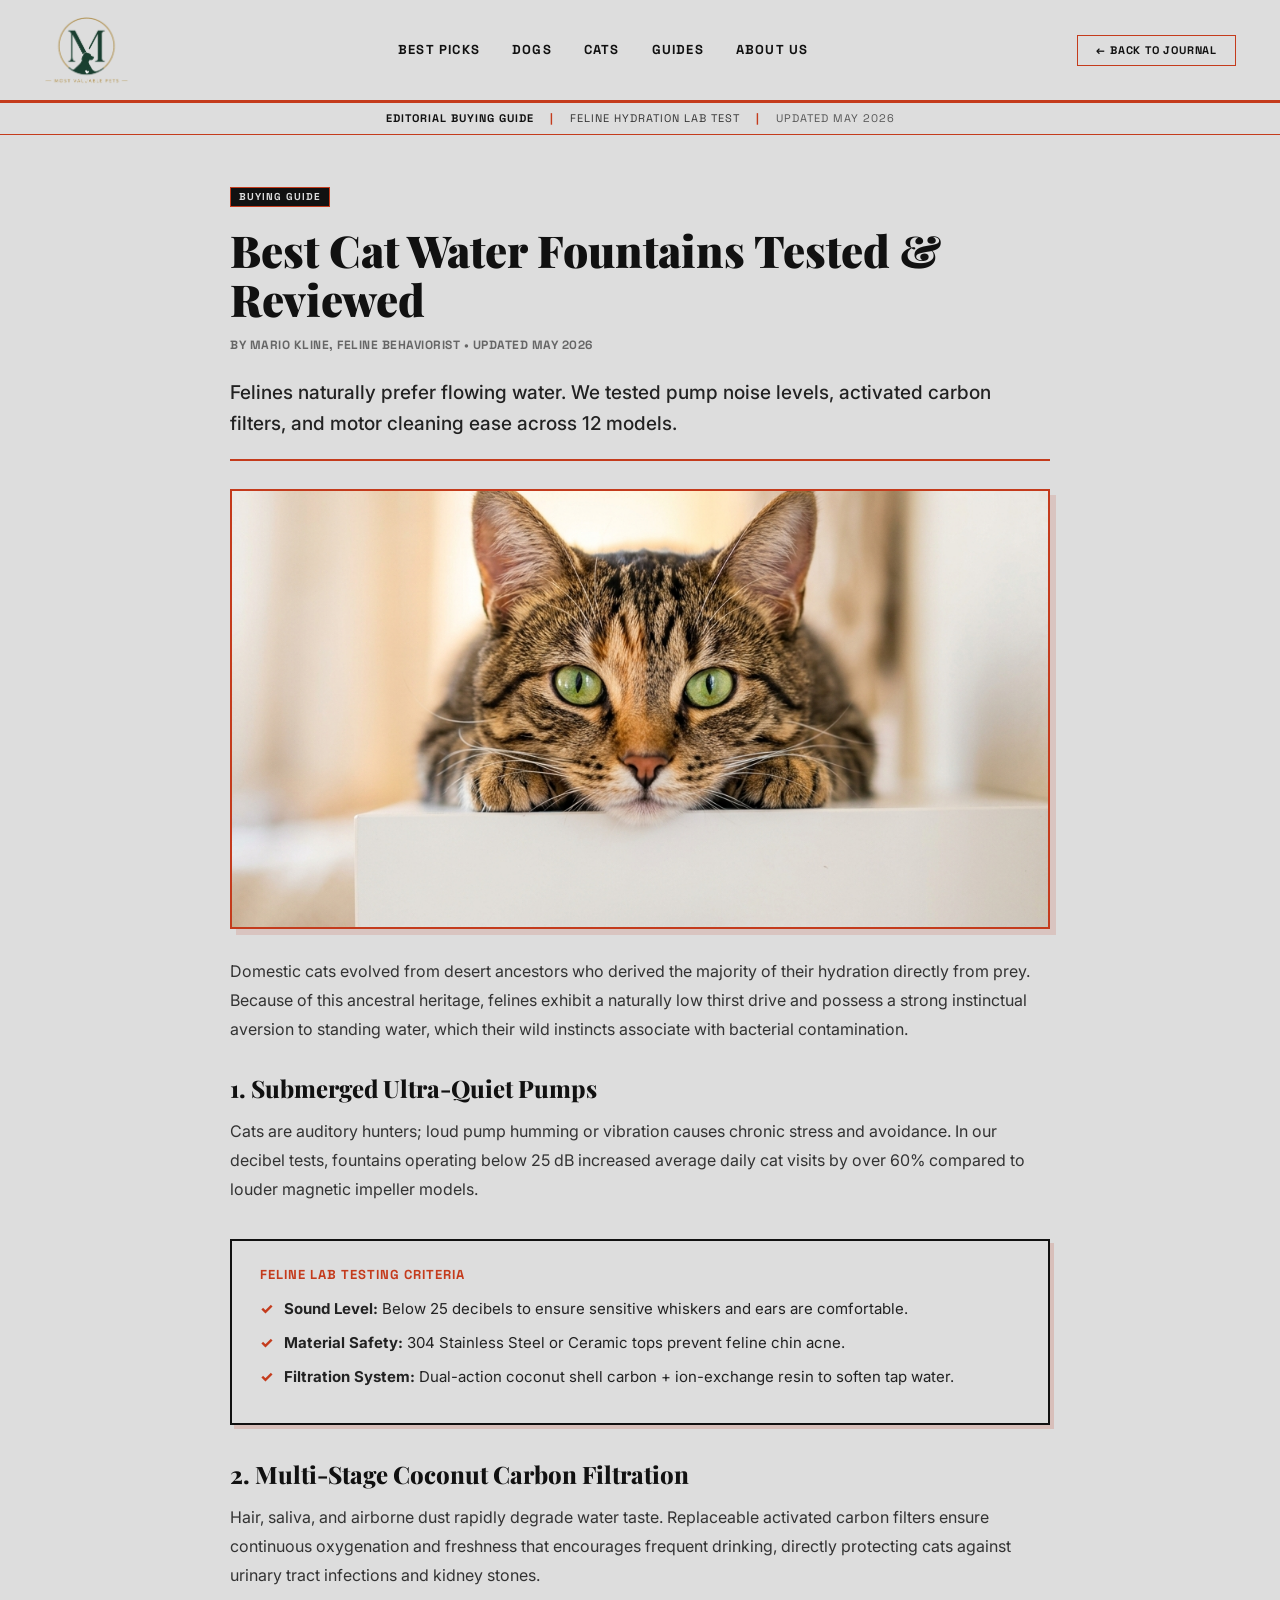
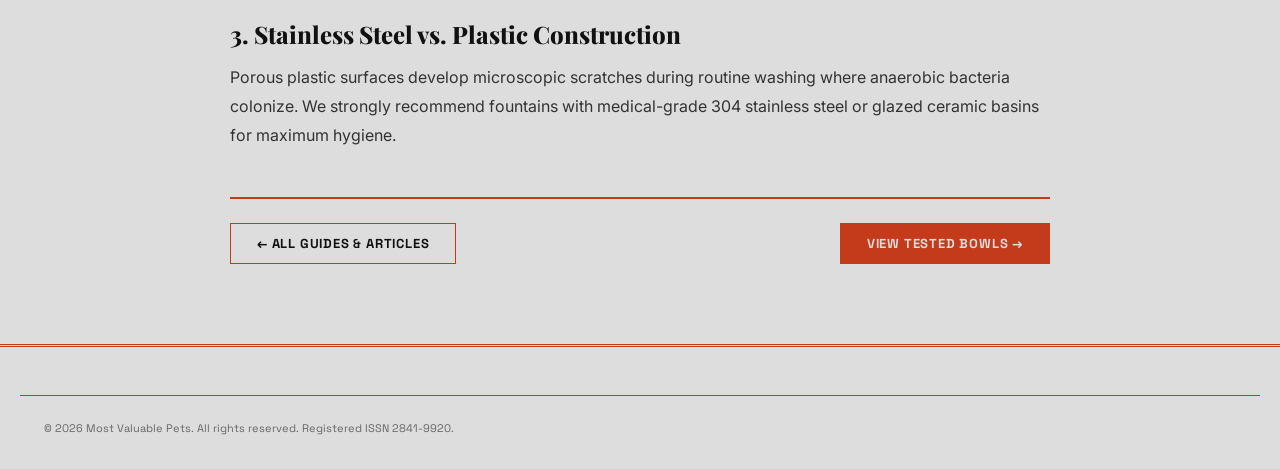
<file: cat-water-fountain.html>
<!DOCTYPE html>
<html lang="en">
<head>
  <meta charset="UTF-8">
  <meta name="viewport" content="width=device-width, initial-scale=1.0">
  <title>Best Cat Water Fountains Tested & Reviewed — Most Valuable Pets</title>
  <meta name="description" content="Felines naturally prefer flowing water. We tested pump noise levels, activated carbon filters, and motor cleaning ease across 12 models.">
  <link rel="preconnect" href="https://fonts.googleapis.com">
  <link rel="preconnect" href="https://fonts.gstatic.com" crossorigin>
  <link href="https://fonts.googleapis.com/css2?family=Caveat:wght@600;700&family=Inter:wght@400;500;600;700&family=Playfair+Display:ital,wght@0,600;0,700;0,800;0,900;1,600;1,700&family=Space+Grotesk:wght@500;600;700;800&display=swap" rel="stylesheet">
  <link rel="stylesheet" href="styles.css?v=36">
  <style>
    .article-fullpage-wrap {
      max-width: 860px;
      margin: 0 auto;
      padding: 48px 20px 80px;
    }
    .article-lead {
      font-size: 19px;
      line-height: 1.6;
      color: #222222;
      border-bottom: 2px solid #C43B1C;
      padding-bottom: 20px;
      margin-bottom: 28px;
      font-weight: 500;
    }
    .article-full-body p {
      font-size: 16px;
      line-height: 1.8;
      color: #333333;
      margin-bottom: 20px;
    }
    .article-full-body h3 {
      font-family: 'Playfair Display', Georgia, serif;
      font-size: 24px;
      font-weight: 800;
      color: #111111;
      margin: 32px 0 14px;
    }
    .article-full-img {
      width: 100%;
      height: 440px;
      object-fit: cover;
      border: 2px solid #C43B1C;
      margin: 28px 0;
      filter: none;
      box-shadow: 6px 6px 0px rgba(196, 59, 28, 0.15);
    }
    .article-key-takeaways {
      background-color: #dddddd;
      border: 2px solid #111111;
      padding: 24px 28px;
      margin: 36px 0;
      box-shadow: 4px 4px 0px rgba(196, 59, 28, 0.18);
    }
    .article-key-takeaways h4 {
      font-family: 'Space Grotesk', sans-serif;
      font-size: 13px;
      font-weight: 800;
      color: #C43B1C;
      letter-spacing: 1px;
      text-transform: uppercase;
      margin-bottom: 12px;
    }
    .article-key-takeaways ul {
      list-style: none;
      padding: 0;
      margin: 0;
    }
    .article-key-takeaways li {
      position: relative;
      padding-left: 24px;
      font-size: 15px;
      line-height: 1.6;
      color: #222222;
      margin-bottom: 10px;
    }
    .article-key-takeaways li::before {
      content: "✓";
      position: absolute;
      left: 0;
      color: #C43B1C;
      font-weight: 800;
    }
  </style>
</head>
<body class="newspaper-body">

  <!-- HEADER & NEWSPAPER MASTHEAD -->
  <header class="masthead">
    <div class="masthead-top">
      <a href="index.html" class="brand-logo" aria-label="Most Valuable Pets Homepage">
        <img src="logo.png?v=36" alt="Most Valuable Pets" class="brand-img">
      </a>
      <nav class="masthead-nav" aria-label="Main Navigation">
        <a href="index.html#picks" class="nav-link">BEST PICKS</a>
        <a href="index.html#dogs" class="nav-link">DOGS</a>
        <a href="index.html#cats" class="nav-link">CATS</a>
        <a href="index.html#guides" class="nav-link active">GUIDES</a>
        <a href="index.html#how-we-review" class="nav-link">ABOUT US</a>
      </nav>
      <div class="masthead-actions">
        <a href="index.html" class="btn btn-secondary" style="padding: 9px 18px; font-size: 11px;">&larr; BACK TO JOURNAL</a>
      </div>
    </div>
  </header>

  <!-- Newspaper Info Strip -->
  <div class="newspaper-info-strip">
    <div class="info-strip-inner">
      <span class="strip-bold">EDITORIAL BUYING GUIDE</span>
      <span class="strip-sep">|</span>
      <span>FELINE HYDRATION LAB TEST</span>
      <span class="strip-sep">|</span>
      <span class="strip-muted">UPDATED MAY 2026</span>
    </div>
  </div>

  <main class="page-container">
    <article class="article-fullpage-wrap">
      
      <div style="margin-bottom: 18px;">
        <span class="badge badge-orange">BUYING GUIDE</span>
      </div>

      <h1 style="font-size: 44px; font-weight: 900; line-height: 1.12; color: #111111; margin-bottom: 12px;">
        Best Cat Water Fountains Tested & Reviewed
      </h1>
      
      <div style="font-family: 'Space Grotesk', sans-serif; font-size: 12px; font-weight: 700; color: #666666; margin-bottom: 24px; letter-spacing: 0.5px;">
        BY MARIO KLINE, FELINE BEHAVIORIST • UPDATED MAY 2026
      </div>

      <p class="article-lead">
        Felines naturally prefer flowing water. We tested pump noise levels, activated carbon filters, and motor cleaning ease across 12 models.
      </p>

      <img src="tabby_cat.jpg" alt="Curious tabby cat inspecting a clean water stream" class="article-full-img">

      <div class="article-full-body">
        <p>Domestic cats evolved from desert ancestors who derived the majority of their hydration directly from prey. Because of this ancestral heritage, felines exhibit a naturally low thirst drive and possess a strong instinctual aversion to standing water, which their wild instincts associate with bacterial contamination.</p>

        <h3>1. Submerged Ultra-Quiet Pumps</h3>
        <p>Cats are auditory hunters; loud pump humming or vibration causes chronic stress and avoidance. In our decibel tests, fountains operating below 25 dB increased average daily cat visits by over 60% compared to louder magnetic impeller models.</p>

        <div class="article-key-takeaways">
          <h4>Feline Lab Testing Criteria</h4>
          <ul>
            <li><strong>Sound Level:</strong> Below 25 decibels to ensure sensitive whiskers and ears are comfortable.</li>
            <li><strong>Material Safety:</strong> 304 Stainless Steel or Ceramic tops prevent feline chin acne.</li>
            <li><strong>Filtration System:</strong> Dual-action coconut shell carbon + ion-exchange resin to soften tap water.</li>
          </ul>
        </div>

        <h3>2. Multi-Stage Coconut Carbon Filtration</h3>
        <p>Hair, saliva, and airborne dust rapidly degrade water taste. Replaceable activated carbon filters ensure continuous oxygenation and freshness that encourages frequent drinking, directly protecting cats against urinary tract infections and kidney stones.</p>

        <h3>3. Stainless Steel vs. Plastic Construction</h3>
        <p>Porous plastic surfaces develop microscopic scratches during routine washing where anaerobic bacteria colonize. We strongly recommend fountains with medical-grade 304 stainless steel or glazed ceramic basins for maximum hygiene.</p>
      </div>

      <div style="margin-top: 48px; padding-top: 24px; border-top: 2px solid #C43B1C; display: flex; justify-content: space-between; align-items: center;">
        <a href="index.html#guides" class="btn btn-secondary">&larr; ALL GUIDES & ARTICLES</a>
        <a href="index.html#picks" class="btn btn-primary">VIEW TESTED BOWLS &rarr;</a>
      </div>

    </article>
  </main>

  <footer class="site-footer">
    <div class="page-container footer-bottom">
      <div class="copyright-line">
        &copy; 2026 Most Valuable Pets. All rights reserved. Registered ISSN 2841-9920.
      </div>
    </div>
  </footer>

</body>
</html>
</file>
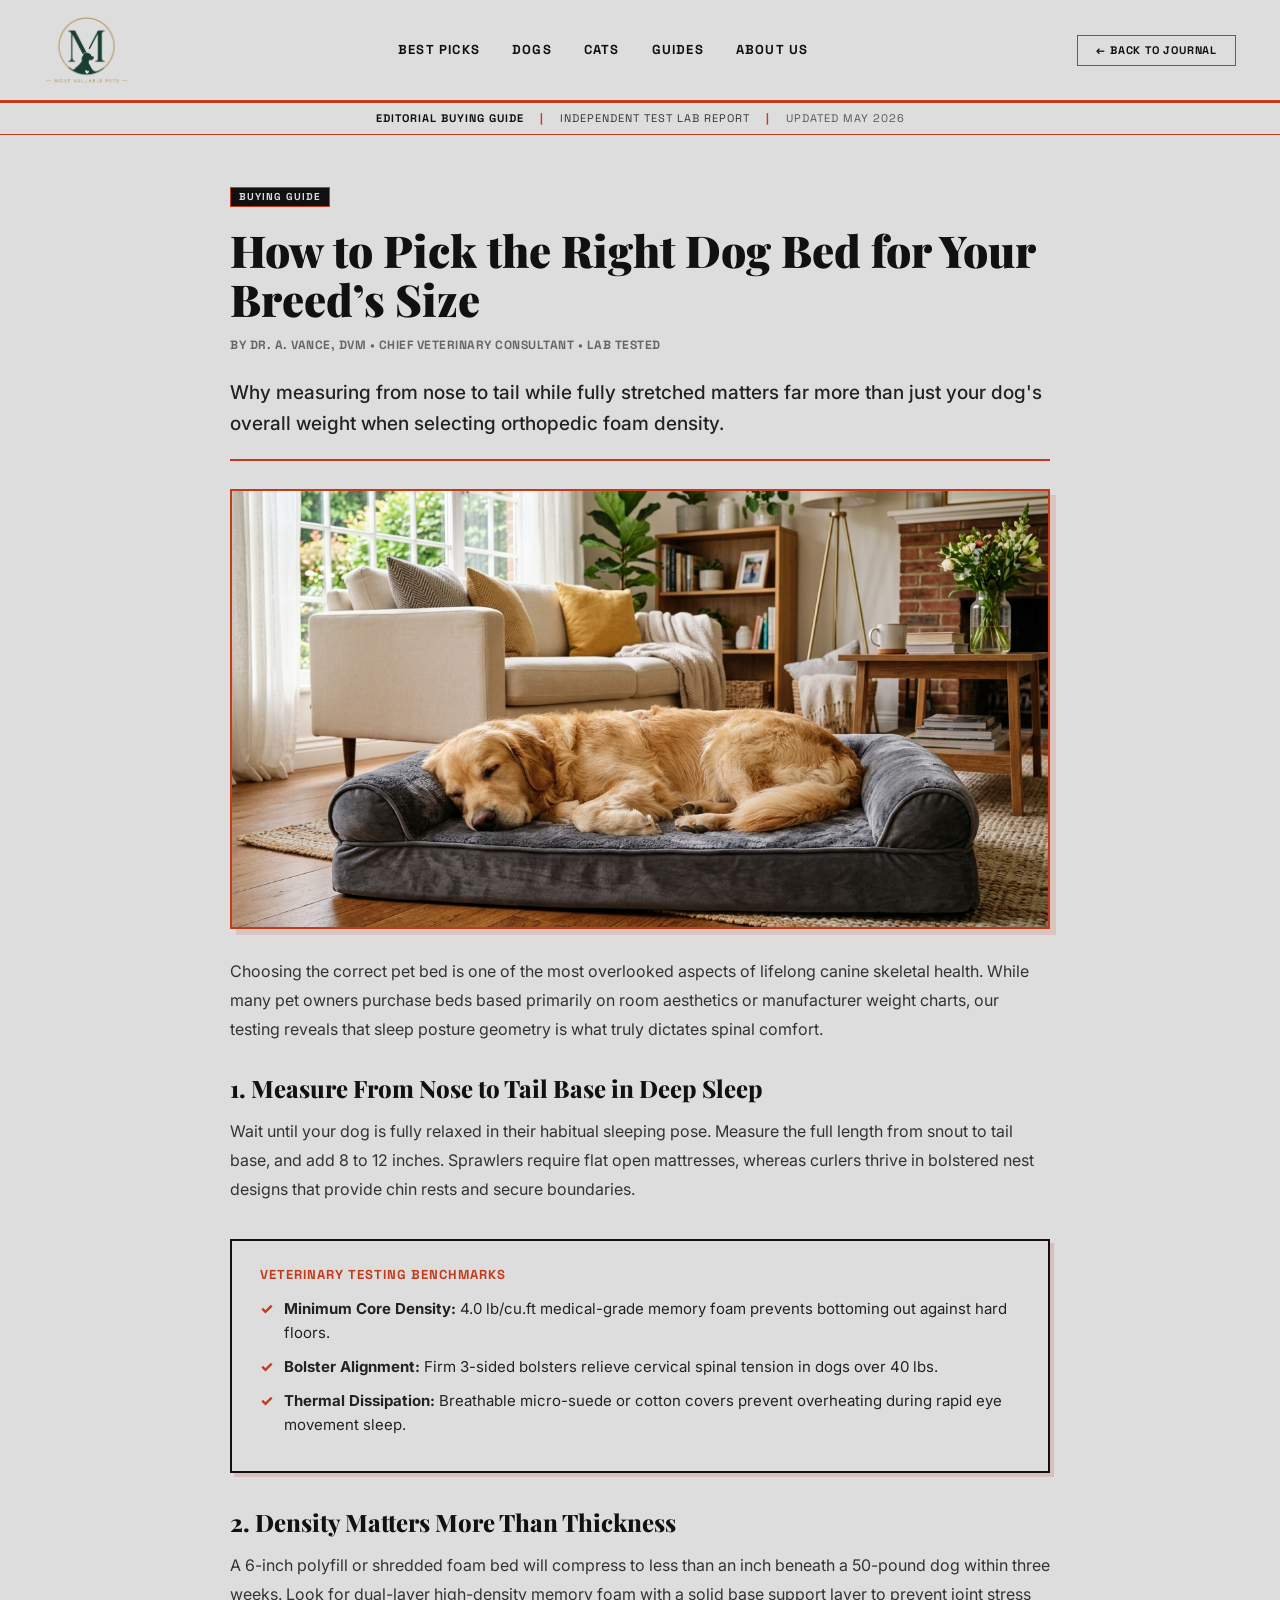
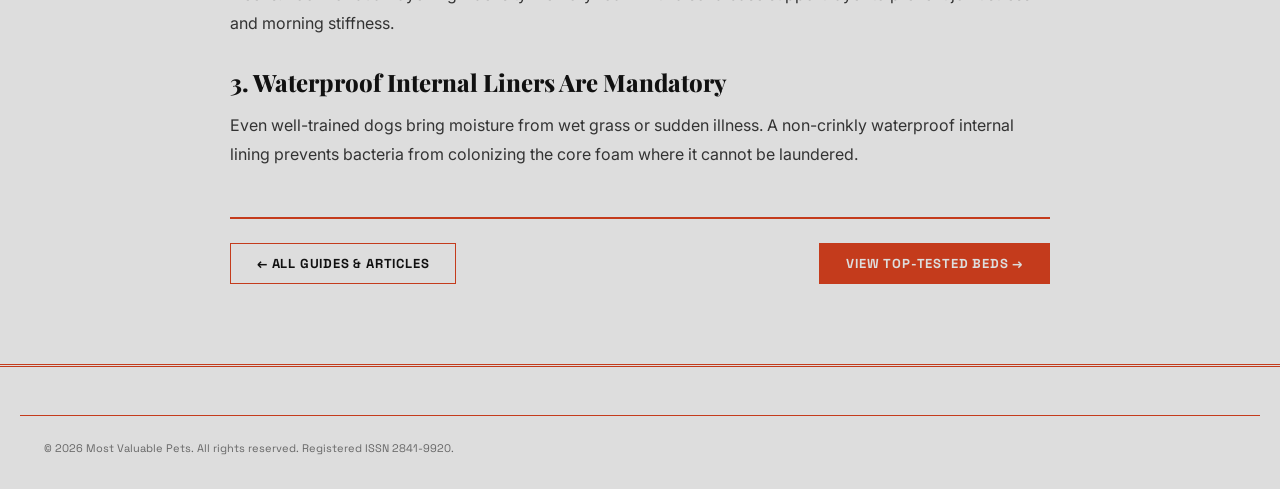
<file: dog-bed-size.html>
<!DOCTYPE html>
<html lang="en">
<head>
  <meta charset="UTF-8">
  <meta name="viewport" content="width=device-width, initial-scale=1.0">
  <title>How to Pick the Right Dog Bed for Your Breed’s Size — Most Valuable Pets</title>
  <meta name="description" content="Why measuring from nose to tail while fully stretched matters far more than just your dog's overall weight when selecting orthopedic foam density.">
  <link rel="preconnect" href="https://fonts.googleapis.com">
  <link rel="preconnect" href="https://fonts.gstatic.com" crossorigin>
  <link href="https://fonts.googleapis.com/css2?family=Caveat:wght@600;700&family=Inter:wght@400;500;600;700&family=Playfair+Display:ital,wght@0,600;0,700;0,800;0,900;1,600;1,700&family=Space+Grotesk:wght@500;600;700;800&display=swap" rel="stylesheet">
  <link rel="stylesheet" href="styles.css?v=36">
  <style>
    .article-fullpage-wrap {
      max-width: 860px;
      margin: 0 auto;
      padding: 48px 20px 80px;
    }
    .article-lead {
      font-size: 19px;
      line-height: 1.6;
      color: #222222;
      border-bottom: 2px solid #C43B1C;
      padding-bottom: 20px;
      margin-bottom: 28px;
      font-weight: 500;
    }
    .article-full-body p {
      font-size: 16px;
      line-height: 1.8;
      color: #333333;
      margin-bottom: 20px;
    }
    .article-full-body h3 {
      font-family: 'Playfair Display', Georgia, serif;
      font-size: 24px;
      font-weight: 800;
      color: #111111;
      margin: 32px 0 14px;
    }
    .article-full-img {
      width: 100%;
      height: 440px;
      object-fit: cover;
      border: 2px solid #C43B1C;
      margin: 28px 0;
      filter: none;
      box-shadow: 6px 6px 0px rgba(196, 59, 28, 0.15);
    }
    .article-key-takeaways {
      background-color: #dddddd;
      border: 2px solid #111111;
      padding: 24px 28px;
      margin: 36px 0;
      box-shadow: 4px 4px 0px rgba(196, 59, 28, 0.18);
    }
    .article-key-takeaways h4 {
      font-family: 'Space Grotesk', sans-serif;
      font-size: 13px;
      font-weight: 800;
      color: #C43B1C;
      letter-spacing: 1px;
      text-transform: uppercase;
      margin-bottom: 12px;
    }
    .article-key-takeaways ul {
      list-style: none;
      padding: 0;
      margin: 0;
    }
    .article-key-takeaways li {
      position: relative;
      padding-left: 24px;
      font-size: 15px;
      line-height: 1.6;
      color: #222222;
      margin-bottom: 10px;
    }
    .article-key-takeaways li::before {
      content: "✓";
      position: absolute;
      left: 0;
      color: #C43B1C;
      font-weight: 800;
    }
  </style>
</head>
<body class="newspaper-body">

  <!-- HEADER & NEWSPAPER MASTHEAD -->
  <header class="masthead">
    <div class="masthead-top">
      <a href="index.html" class="brand-logo" aria-label="Most Valuable Pets Homepage">
        <img src="logo.png?v=36" alt="Most Valuable Pets" class="brand-img">
      </a>
      <nav class="masthead-nav" aria-label="Main Navigation">
        <a href="index.html#picks" class="nav-link">BEST PICKS</a>
        <a href="index.html#dogs" class="nav-link">DOGS</a>
        <a href="index.html#cats" class="nav-link">CATS</a>
        <a href="index.html#guides" class="nav-link active">GUIDES</a>
        <a href="index.html#how-we-review" class="nav-link">ABOUT US</a>
      </nav>
      <div class="masthead-actions">
        <a href="index.html" class="btn btn-secondary" style="padding: 9px 18px; font-size: 11px;">&larr; BACK TO JOURNAL</a>
      </div>
    </div>
  </header>

  <!-- Newspaper Info Strip -->
  <div class="newspaper-info-strip">
    <div class="info-strip-inner">
      <span class="strip-bold">EDITORIAL BUYING GUIDE</span>
      <span class="strip-sep">|</span>
      <span>INDEPENDENT TEST LAB REPORT</span>
      <span class="strip-sep">|</span>
      <span class="strip-muted">UPDATED MAY 2026</span>
    </div>
  </div>

  <main class="page-container">
    <article class="article-fullpage-wrap">
      
      <div style="margin-bottom: 18px;">
        <span class="badge badge-orange">BUYING GUIDE</span>
      </div>

      <h1 style="font-size: 44px; font-weight: 900; line-height: 1.12; color: #111111; margin-bottom: 12px;">
        How to Pick the Right Dog Bed for Your Breed’s Size
      </h1>
      
      <div style="font-family: 'Space Grotesk', sans-serif; font-size: 12px; font-weight: 700; color: #666666; margin-bottom: 24px; letter-spacing: 0.5px;">
        BY DR. A. VANCE, DVM • CHIEF VETERINARY CONSULTANT • LAB TESTED
      </div>

      <p class="article-lead">
        Why measuring from nose to tail while fully stretched matters far more than just your dog's overall weight when selecting orthopedic foam density.
      </p>

      <img src="golden_retriever_bed.jpg" alt="Golden retriever sleeping comfortably on orthopedic memory foam bed" class="article-full-img">

      <div class="article-full-body">
        <p>Choosing the correct pet bed is one of the most overlooked aspects of lifelong canine skeletal health. While many pet owners purchase beds based primarily on room aesthetics or manufacturer weight charts, our testing reveals that sleep posture geometry is what truly dictates spinal comfort.</p>

        <h3>1. Measure From Nose to Tail Base in Deep Sleep</h3>
        <p>Wait until your dog is fully relaxed in their habitual sleeping pose. Measure the full length from snout to tail base, and add 8 to 12 inches. Sprawlers require flat open mattresses, whereas curlers thrive in bolstered nest designs that provide chin rests and secure boundaries.</p>

        <div class="article-key-takeaways">
          <h4>Veterinary Testing Benchmarks</h4>
          <ul>
            <li><strong>Minimum Core Density:</strong> 4.0 lb/cu.ft medical-grade memory foam prevents bottoming out against hard floors.</li>
            <li><strong>Bolster Alignment:</strong> Firm 3-sided bolsters relieve cervical spinal tension in dogs over 40 lbs.</li>
            <li><strong>Thermal Dissipation:</strong> Breathable micro-suede or cotton covers prevent overheating during rapid eye movement sleep.</li>
          </ul>
        </div>

        <h3>2. Density Matters More Than Thickness</h3>
        <p>A 6-inch polyfill or shredded foam bed will compress to less than an inch beneath a 50-pound dog within three weeks. Look for dual-layer high-density memory foam with a solid base support layer to prevent joint stress and morning stiffness.</p>

        <h3>3. Waterproof Internal Liners Are Mandatory</h3>
        <p>Even well-trained dogs bring moisture from wet grass or sudden illness. A non-crinkly waterproof internal lining prevents bacteria from colonizing the core foam where it cannot be laundered.</p>
      </div>

      <div style="margin-top: 48px; padding-top: 24px; border-top: 2px solid #C43B1C; display: flex; justify-content: space-between; align-items: center;">
        <a href="index.html#guides" class="btn btn-secondary">&larr; ALL GUIDES & ARTICLES</a>
        <a href="index.html#picks" class="btn btn-primary">VIEW TOP-TESTED BEDS &rarr;</a>
      </div>

    </article>
  </main>

  <footer class="site-footer">
    <div class="page-container footer-bottom">
      <div class="copyright-line">
        &copy; 2026 Most Valuable Pets. All rights reserved. Registered ISSN 2841-9920.
      </div>
    </div>
  </footer>

</body>
</html>
</file>
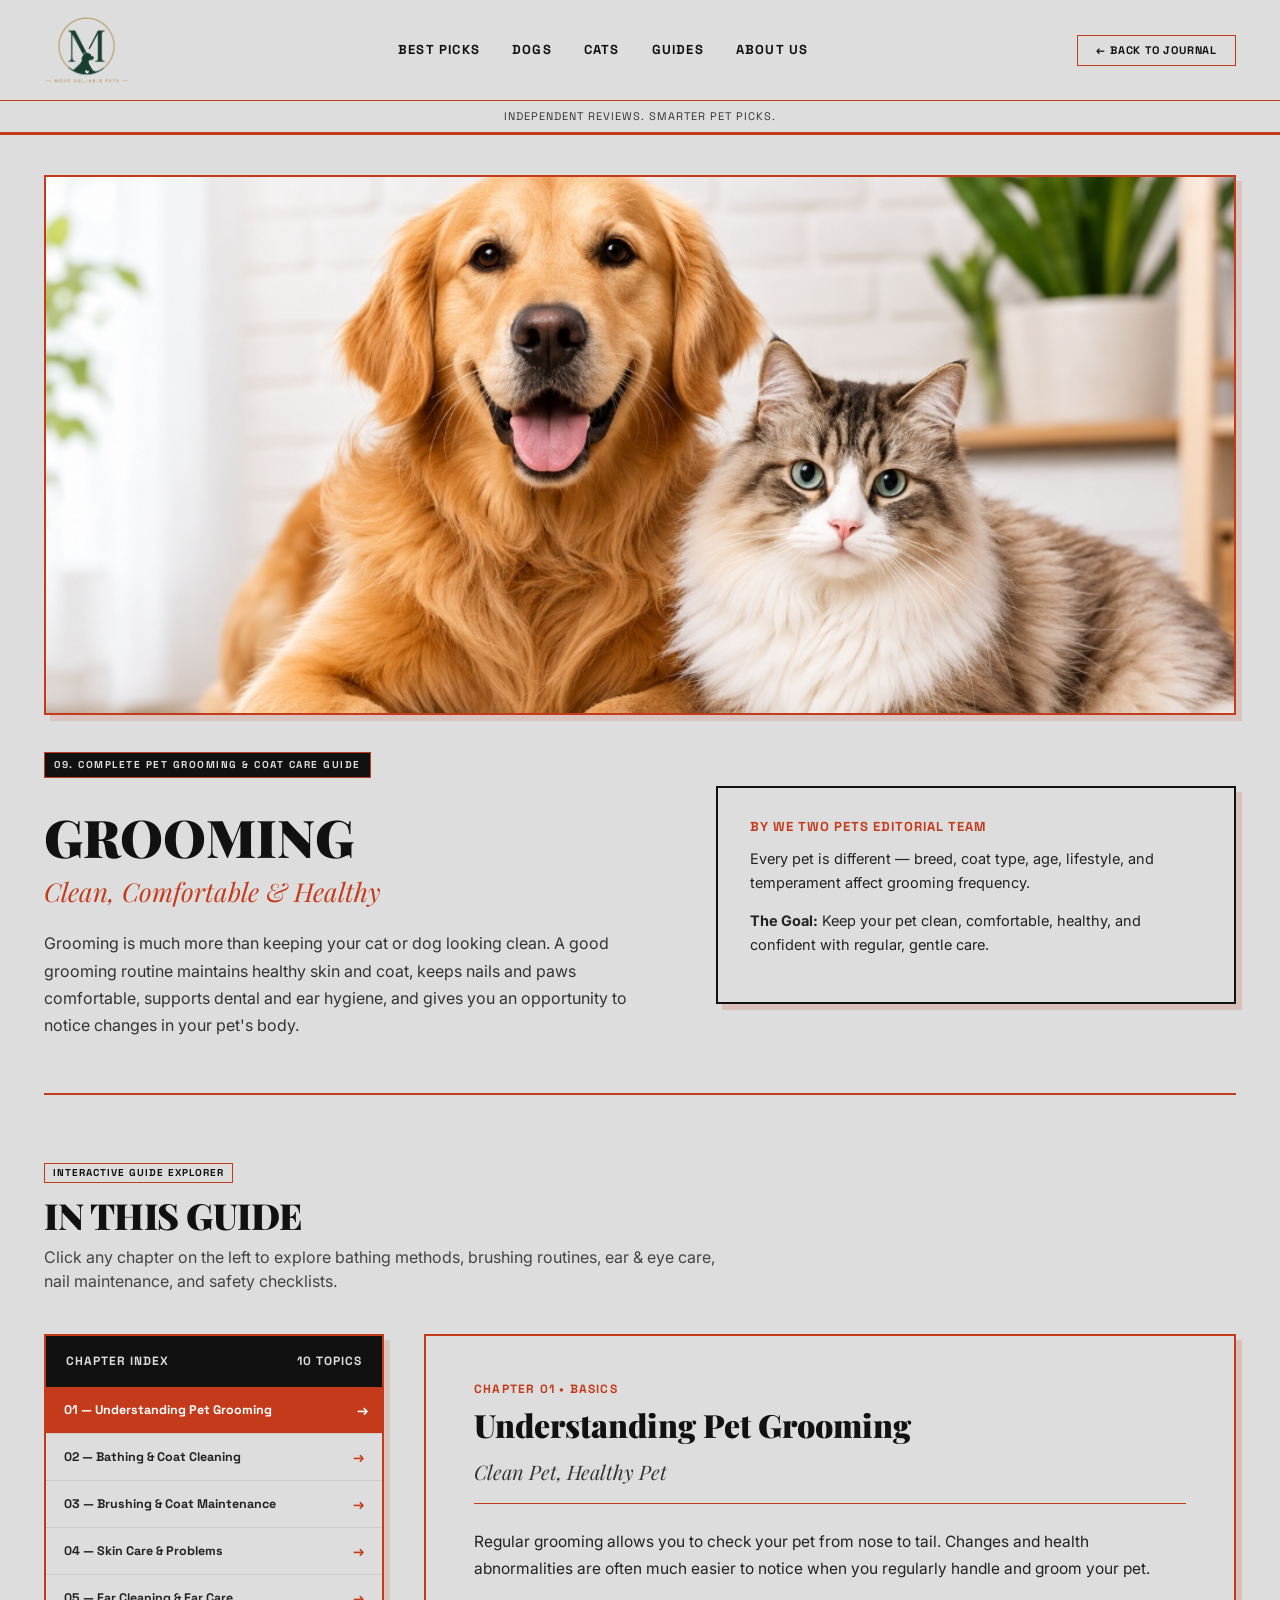
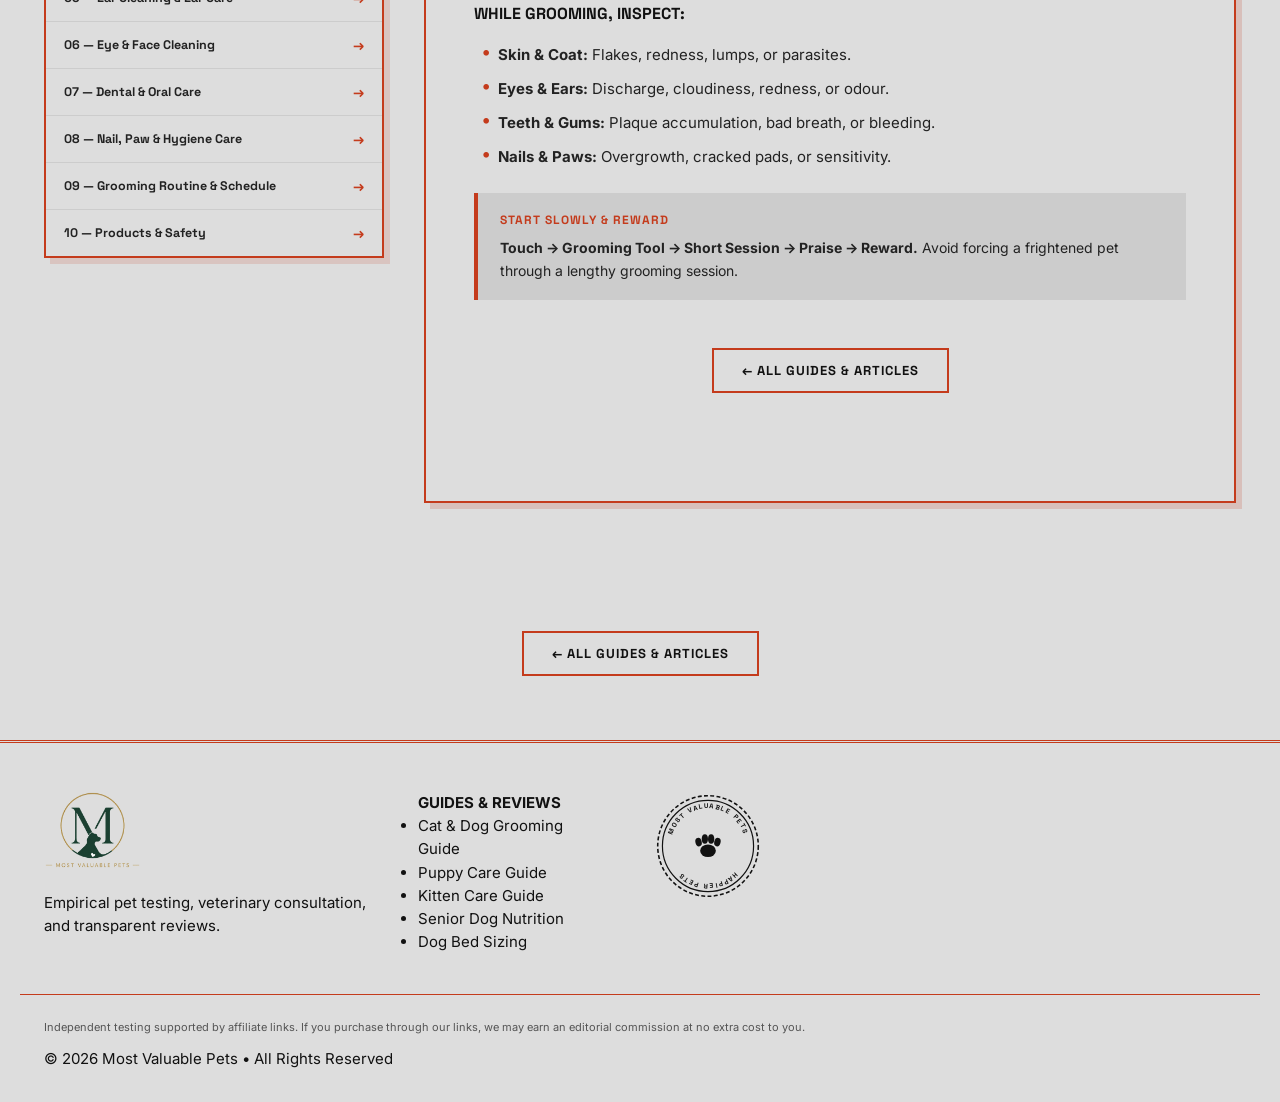
<file: grooming-guide.html>
<!DOCTYPE html>
<html lang="en">
<head>
  <meta charset="UTF-8">
  <meta name="viewport" content="width=device-width, initial-scale=1.0">
  <title>Cat & Dog Grooming Guide — Everything You Need to Know | Most Valuable Pets</title>
  <meta name="description" content="A comprehensive, practical guide to grooming, cleaning, and maintaining your cat or dog — from bathing, brushing, and skin care to dental, ear, and nail hygiene.">
  <link rel="preconnect" href="https://fonts.googleapis.com">
  <link rel="preconnect" href="https://fonts.gstatic.com" crossorigin>
  <link href="https://fonts.googleapis.com/css2?family=Caveat:wght@600;700&family=Inter:wght@400;500;600;700&family=Playfair+Display:ital,wght@0,600;0,700;0,800;0,900;1,600;1,700&family=Space+Grotesk:wght@500;600;700;800&display=swap" rel="stylesheet">
  <link rel="stylesheet" href="styles.css?v=48">
  <style>
    /* Hero Section - Screen 1 */
    .kitten-hero-section {
      padding: 40px 0 54px;
      border-bottom: 2px solid #C43B1C;
    }
    .kitten-hero-banner {
      width: 100%;
      height: auto;
      max-height: 540px;
      object-fit: cover;
      object-position: center 22%;
      display: block;
      border: 2px solid #C43B1C;
      box-shadow: 6px 6px 0px rgba(196, 59, 28, 0.15);
      filter: none;
      margin-bottom: 36px;
    }
    .kitten-hero-grid {
      display: grid;
      grid-template-columns: 1.2fr 1fr;
      gap: 48px;
      align-items: center;
    }
    .kitten-hero-title {
      font-size: 52px;
      font-weight: 900;
      line-height: 1.05;
      color: #111111;
      margin: 12px 0 8px;
    }
    .kitten-hero-subtitle {
      font-family: 'Playfair Display', Georgia, serif;
      font-size: 26px;
      font-style: italic;
      color: #C43B1C;
      margin-bottom: 18px;
    }
    .kitten-hero-desc {
      font-size: 16px;
      line-height: 1.7;
      color: #333333;
      margin-bottom: 24px;
    }
    .kitten-intro-box {
      background-color: #dddddd;
      border: 2px solid #111111;
      padding: 32px;
      box-shadow: 6px 6px 0px rgba(196, 59, 28, 0.18);
    }
    .kitten-intro-box h3 {
      font-family: 'Space Grotesk', sans-serif;
      font-size: 13px;
      font-weight: 800;
      letter-spacing: 1px;
      color: #C43B1C;
      text-transform: uppercase;
      margin-bottom: 12px;
    }
    .kitten-intro-box p {
      font-size: 14.5px;
      line-height: 1.65;
      color: #222222;
      margin-bottom: 14px;
    }

    /* Screen 2: Interactive Split-View Explorer */
    .explorer-section {
      padding: 64px 0 80px;
    }
    .explorer-layout {
      display: grid;
      grid-template-columns: 340px 1fr;
      gap: 40px;
      margin-top: 40px;
      align-items: start;
    }
    
    /* Left Navigation Sidebar */
    .explorer-nav-col {
      position: sticky;
      top: 24px;
      background-color: #dddddd;
      border: 2px solid #C43B1C;
      box-shadow: 6px 6px 0px rgba(196, 59, 28, 0.15);
      overflow: hidden;
      max-height: calc(100vh - 48px);
      overflow-y: auto;
    }
    .explorer-nav-header {
      background-color: #111111;
      color: #dddddd;
      padding: 16px 20px;
      font-family: 'Space Grotesk', sans-serif;
      font-size: 12px;
      font-weight: 800;
      letter-spacing: 1px;
      text-transform: uppercase;
      display: flex;
      justify-content: space-between;
      align-items: center;
      position: sticky;
      top: 0;
      z-index: 2;
    }
    .explorer-nav-list {
      list-style: none;
      padding: 0;
      margin: 0;
    }
    .explorer-nav-item {
      border-bottom: 1px solid #cccccc;
    }
    .explorer-nav-item:last-child {
      border-bottom: none;
    }
    .explorer-tab-btn {
      width: 100%;
      text-align: left;
      background: none;
      border: none;
      padding: 14px 18px;
      font-family: 'Space Grotesk', sans-serif;
      font-size: 12.5px;
      font-weight: 700;
      color: #222222;
      cursor: pointer;
      display: flex;
      align-items: center;
      justify-content: space-between;
      transition: background-color 0.15s ease, color 0.15s ease, padding-left 0.15s ease;
    }
    .explorer-tab-btn:hover {
      background-color: #cccccc;
      color: #C43B1C;
      padding-left: 22px;
    }
    .explorer-tab-btn.active {
      background-color: #C43B1C;
      color: #ffffff;
      font-weight: 800;
    }
    .explorer-tab-btn.active .tab-arrow {
      color: #ffffff;
      transform: translateX(4px);
    }
    .tab-arrow {
      font-size: 14px;
      color: #C43B1C;
      transition: transform 0.15s ease;
    }

    /* Right Details Display Panel */
    .explorer-content-panel {
      background-color: #dddddd;
      border: 2px solid #C43B1C;
      padding: 44px 48px;
      box-shadow: 6px 6px 0px rgba(196, 59, 28, 0.18);
      min-height: 520px;
    }
    .panel-section {
      display: none;
    }
    .panel-section.active {
      display: block;
      animation: fadeInPanel 0.2s ease-in-out;
    }
    @keyframes fadeInPanel {
      from { opacity: 0; transform: translateY(6px); }
      to { opacity: 1; transform: translateY(0); }
    }
    .panel-badge {
      font-family: 'Space Grotesk', monospace;
      font-size: 12px;
      font-weight: 800;
      color: #C43B1C;
      letter-spacing: 1.2px;
      text-transform: uppercase;
      margin-bottom: 8px;
    }
    .panel-title {
      font-family: 'Playfair Display', Georgia, serif;
      font-size: 32px;
      font-weight: 900;
      color: #111111;
      line-height: 1.15;
      margin-bottom: 12px;
    }
    .panel-subtitle {
      font-family: 'Playfair Display', Georgia, serif;
      font-size: 20px;
      font-style: italic;
      color: #333333;
      margin-bottom: 24px;
      border-bottom: 1.5px solid #C43B1C;
      padding-bottom: 16px;
    }
    .panel-body p {
      font-size: 15.5px;
      line-height: 1.75;
      color: #222222;
      margin-bottom: 18px;
    }
    .panel-callout {
      background-color: #cccccc;
      border-left: 4px solid #C43B1C;
      padding: 18px 22px;
      margin: 24px 0;
    }
    .panel-callout h5 {
      font-family: 'Space Grotesk', sans-serif;
      font-size: 12px;
      font-weight: 800;
      letter-spacing: 1px;
      color: #C43B1C;
      text-transform: uppercase;
      margin-bottom: 8px;
    }
    .panel-callout p {
      font-size: 14px;
      line-height: 1.6;
      color: #222222;
      margin-bottom: 0 !important;
    }
    .panel-table {
      width: 100%;
      border-collapse: collapse;
      margin: 24px 0;
      border: 1.5px solid #111111;
    }
    .panel-table th {
      background-color: #111111;
      color: #dddddd;
      font-family: 'Space Grotesk', sans-serif;
      font-size: 12px;
      font-weight: 800;
      letter-spacing: 0.8px;
      text-transform: uppercase;
      padding: 12px 16px;
      text-align: left;
    }
    .panel-table td {
      border: 1px solid #cccccc;
      padding: 12px 16px;
      font-size: 14px;
      color: #222222;
    }
    .panel-table tr:nth-child(even) {
      background-color: #e5e5e5;
    }
    .panel-list {
      list-style: none;
      padding: 0;
      margin: 16px 0 24px;
    }
    .panel-list li {
      position: relative;
      padding-left: 24px;
      margin-bottom: 10px;
      font-size: 15px;
      line-height: 1.6;
      color: #222222;
    }
    .panel-list li::before {
      content: "•";
      position: absolute;
      left: 8px;
      color: #C43B1C;
      font-weight: bold;
      font-size: 18px;
      line-height: 1;
    }
    .panel-checklist {
      list-style: none;
      padding: 0;
      margin: 16px 0 24px;
    }
    .panel-checklist li {
      position: relative;
      padding-left: 28px;
      margin-bottom: 12px;
      font-size: 15px;
      line-height: 1.55;
      color: #222222;
    }
    .panel-checklist li::before {
      content: "✓";
      position: absolute;
      left: 4px;
      color: #C43B1C;
      font-weight: 800;
      font-size: 15px;
    }
    
    @media (max-width: 992px) {
      .kitten-hero-grid { grid-template-columns: 1fr; gap: 28px; }
      .explorer-layout { grid-template-columns: 1fr; }
      .explorer-nav-col { position: static; max-height: none; }
      .explorer-content-panel { padding: 28px 24px; }
    }
  </style>
</head>
<body class="newspaper-body">

  <!-- ==========================================
       HEADER & NEWSPAPER MASTHEAD
       ========================================== -->
  <header class="masthead">
    <div class="masthead-top">
      <a href="index.html" class="brand-logo" aria-label="Most Valuable Pets Homepage">
        <img src="logo.png?v=25" alt="Most Valuable Pets" class="brand-img">
      </a>

      <!-- Centered Navigation -->
      <nav class="masthead-nav" aria-label="Main Navigation">
        <a href="index.html#picks" class="nav-link">BEST PICKS</a>
        <a href="index.html#dogs" class="nav-link">DOGS</a>
        <a href="index.html#cats" class="nav-link">CATS</a>
        <a href="index.html#guides" class="nav-link">GUIDES</a>
        <a href="index.html#how-we-review" class="nav-link">ABOUT US</a>
      </nav>

      <!-- Back Action Button -->
      <div class="masthead-actions">
        <a href="index.html" class="btn btn-secondary" style="padding: 9px 18px; font-size: 11px;">&larr; BACK TO JOURNAL</a>
      </div>
    </div>

    <!-- Newspaper Info Strip -->
    <div class="newspaper-info-strip">
      <div class="info-strip-inner">
        <span class="strip-item">INDEPENDENT REVIEWS. SMARTER PET PICKS.</span>
      </div>
    </div>
  </header>

  <main class="page-container">

    <!-- ==========================================
         SCREEN 1: HERO & OVERVIEW
         ========================================== -->
    <section class="kitten-hero-section">
      <!-- Full-Width Hero Image -->
      <img src="grooming_guide.jpg" alt="Golden Retriever dog and fluffy tabby cat groomed warmly together" class="kitten-hero-banner">

      <div class="kitten-hero-grid">
        <div>
          <span class="editorial-label">09. COMPLETE PET GROOMING & COAT CARE GUIDE</span>
          <h1 class="kitten-hero-title">GROOMING</h1>
          <div class="kitten-hero-subtitle">Clean, Comfortable & Healthy</div>
          
          <p class="kitten-hero-desc" style="margin-bottom: 0;">
            Grooming is much more than keeping your cat or dog looking clean. A good grooming routine maintains healthy skin and coat, keeps nails and paws comfortable, supports dental and ear hygiene, and gives you an opportunity to notice changes in your pet's body.
          </p>
        </div>

        <div class="kitten-intro-box">
          <h3>BY WE TWO PETS EDITORIAL TEAM</h3>
          <p>
            Every pet is different &mdash; breed, coat type, age, lifestyle, and temperament affect grooming frequency.
          </p>
          <p>
            <strong>The Goal:</strong> Keep your pet clean, comfortable, healthy, and confident with regular, gentle care.
          </p>
        </div>
      </div>
    </section>

    <!-- ==========================================
         SCREEN 2: INTERACTIVE SPLIT-VIEW EXPLORER
         ========================================== -->
    <section class="explorer-section" id="explorer">
      <div class="editorial-badge-row" style="margin-bottom: 12px;">
        <span class="badge badge-black">INTERACTIVE GUIDE EXPLORER</span>
      </div>
      <h2 class="section-title" style="font-size: 36px; margin-bottom: 8px;">IN THIS GUIDE</h2>
      <p style="font-size: 16px; color: #444444; max-width: 680px;">
        Click any chapter on the left to explore bathing methods, brushing routines, ear & eye care, nail maintenance, and safety checklists.
      </p>

      <div class="explorer-layout">
        
        <!-- Left Sticky Navigation -->
        <aside class="explorer-nav-col">
          <div class="explorer-nav-header">
            <span>CHAPTER INDEX</span>
            <span>10 TOPICS</span>
          </div>
          <ul class="explorer-nav-list" role="tablist">
            <li class="explorer-nav-item">
              <button class="explorer-tab-btn active" data-target="topic-1">
                <span>01 &mdash; Understanding Pet Grooming</span>
                <span class="tab-arrow">&rarr;</span>
              </button>
            </li>
            <li class="explorer-nav-item">
              <button class="explorer-tab-btn" data-target="topic-2">
                <span>02 &mdash; Bathing & Coat Cleaning</span>
                <span class="tab-arrow">&rarr;</span>
              </button>
            </li>
            <li class="explorer-nav-item">
              <button class="explorer-tab-btn" data-target="topic-3">
                <span>03 &mdash; Brushing & Coat Maintenance</span>
                <span class="tab-arrow">&rarr;</span>
              </button>
            </li>
            <li class="explorer-nav-item">
              <button class="explorer-tab-btn" data-target="topic-4">
                <span>04 &mdash; Skin Care & Problems</span>
                <span class="tab-arrow">&rarr;</span>
              </button>
            </li>
            <li class="explorer-nav-item">
              <button class="explorer-tab-btn" data-target="topic-5">
                <span>05 &mdash; Ear Cleaning & Ear Care</span>
                <span class="tab-arrow">&rarr;</span>
              </button>
            </li>
            <li class="explorer-nav-item">
              <button class="explorer-tab-btn" data-target="topic-6">
                <span>06 &mdash; Eye & Face Cleaning</span>
                <span class="tab-arrow">&rarr;</span>
              </button>
            </li>
            <li class="explorer-nav-item">
              <button class="explorer-tab-btn" data-target="topic-7">
                <span>07 &mdash; Dental & Oral Care</span>
                <span class="tab-arrow">&rarr;</span>
              </button>
            </li>
            <li class="explorer-nav-item">
              <button class="explorer-tab-btn" data-target="topic-8">
                <span>08 &mdash; Nail, Paw & Hygiene Care</span>
                <span class="tab-arrow">&rarr;</span>
              </button>
            </li>
            <li class="explorer-nav-item">
              <button class="explorer-tab-btn" data-target="topic-9">
                <span>09 &mdash; Grooming Routine & Schedule</span>
                <span class="tab-arrow">&rarr;</span>
              </button>
            </li>
            <li class="explorer-nav-item">
              <button class="explorer-tab-btn" data-target="topic-10">
                <span>10 &mdash; Products & Safety</span>
                <span class="tab-arrow">&rarr;</span>
              </button>
            </li>
          </ul>
        </aside>

        <!-- Right Content Panel -->
        <main class="explorer-content-panel">
          
          <!-- TOPIC 1 -->
          <article id="topic-1" class="panel-section active">
            <div class="panel-badge">CHAPTER 01 &bull; BASICS</div>
            <h3 class="panel-title">Understanding Pet Grooming</h3>
            <div class="panel-subtitle">Clean Pet, Healthy Pet</div>
            <div class="panel-body">
              <p>Regular grooming allows you to check your pet from nose to tail. Changes and health abnormalities are often much easier to notice when you regularly handle and groom your pet.</p>
              
              <h4 style="font-family:'Space Grotesk'; font-size:16px; margin: 20px 0 10px; color:#111;">WHILE GROOMING, INSPECT:</h4>
              <ul class="panel-list">
                <li><strong>Skin & Coat:</strong> Flakes, redness, lumps, or parasites.</li>
                <li><strong>Eyes & Ears:</strong> Discharge, cloudiness, redness, or odour.</li>
                <li><strong>Teeth & Gums:</strong> Plaque accumulation, bad breath, or bleeding.</li>
                <li><strong>Nails & Paws:</strong> Overgrowth, cracked pads, or sensitivity.</li>
              </ul>

              <div class="panel-callout">
                <h5>START SLOWLY & REWARD</h5>
                <p><strong>Touch &rarr; Grooming Tool &rarr; Short Session &rarr; Praise &rarr; Reward.</strong> Avoid forcing a frightened pet through a lengthy grooming session.</p>
              </div>
            </div>
          </article>

          <!-- TOPIC 2 -->
          <article id="topic-2" class="panel-section">
            <div class="panel-badge">CHAPTER 02 &bull; BATHING</div>
            <h3 class="panel-title">Bathing & Coat Cleaning</h3>
            <div class="panel-subtitle">Keeping the Coat Fresh & Comfortable</div>
            <div class="panel-body">
              <p>Bathing removes dirt, debris, odours, and outdoor contaminants. However, more bathing is not automatically better.</p>

              <h4 style="font-family:'Space Grotesk'; font-size:16px; margin: 20px 0 10px; color:#111;">DOG BATHING WORKFLOW:</h4>
              <ul class="panel-list">
                <li><strong>Before Bath:</strong> Brush out loose fur completely before wetting.</li>
                <li><strong>During Bath:</strong> Use comfortably warm water and dog-specific shampoo. Avoid getting water/soap in eyes and ears.</li>
                <li><strong>Rinsing:</strong> Rinse thoroughly until water runs completely clear. Leftover soap causes skin irritation.</li>
                <li><strong>Drying:</strong> Towel dry gently and keep warm until 100% dry.</li>
              </ul>

              <div class="panel-callout">
                <h5>CAT BATHING NOTE</h5>
                <p>Most healthy cats groom themselves effectively and rarely require routine baths unless they become unusually soiled with toxic/sticky substances.</p>
              </div>
            </div>
          </article>

          <!-- TOPIC 3 -->
          <article id="topic-3" class="panel-section">
            <div class="panel-badge">CHAPTER 03 &bull; BRUSHING</div>
            <h3 class="panel-title">Brushing & Coat Maintenance</h3>
            <div class="panel-subtitle">Healthy Coat, Less Loose Hair</div>
            <div class="panel-body">
              <p>Brushing removes shed hair, prevents painful mats, removes debris, and distributes natural protective skin oils evenly.</p>

              <table class="panel-table">
                <thead>
                  <tr>
                    <th>Coat Type</th>
                    <th>Maintenance Focus</th>
                    <th>Recommended Tools</th>
                  </tr>
                </thead>
                <tbody>
                  <tr>
                    <td><strong>Short Coats</strong></td>
                    <td>Weekly brushing to remove dead dander and loose fur.</td>
                    <td>Rubber curry brush, bristle brush, grooming glove.</td>
                  </tr>
                  <tr>
                    <td><strong>Double / Long Coats</strong></td>
                    <td>Daily to 3x weekly brushing behind ears, armpits, and underbelly.</td>
                    <td>Slicker brush, undercoat rake, wide-tooth metal comb.</td>
                  </tr>
                </tbody>
              </table>

              <div class="panel-callout">
                <h5>NEVER CUT TIGHT MATS CLOSE TO SKIN</h5>
                <p>Mats pull skin upwards into the knot. Cutting mats with scissors often results in severe skin lacerations. Use a detangling spray or visit a professional.</p>
              </div>
            </div>
          </article>

          <!-- TOPIC 4 -->
          <article id="topic-4" class="panel-section">
            <div class="panel-badge">CHAPTER 04 &bull; DERMATOLOGY</div>
            <h3 class="panel-title">Skin Care & Common Problems</h3>
            <div class="panel-subtitle">Look Beneath the Coat</div>
            <div class="panel-body">
              <p>A beautiful coat starts with healthy skin. Watch for dryness, redness, hot spots, scabs, and parasites during your regular brushing routine.</p>

              <h4 style="font-family:'Space Grotesk'; font-size:16px; margin: 20px 0 10px; color:#111;">POST-OUTDOOR INSPECTION:</h4>
              <p>After park walks, woods, or muddy trails, inspect: <strong>Coat &rarr; Skin &rarr; Underbelly &rarr; Paws &rarr; Between Toes</strong> for ticks, foxtails, or thorns.</p>
            </div>
          </article>

          <!-- TOPIC 5 -->
          <article id="topic-5" class="panel-section">
            <div class="panel-badge">CHAPTER 05 &bull; EAR HYGIENE</div>
            <h3 class="panel-title">Ear Cleaning & Ear Care</h3>
            <div class="panel-subtitle">Clean Ears Without Over-Cleaning</div>
            <div class="panel-body">
              <p>Healthy ears are pale pink, clean, and free of strong odours. Check weekly, especially for floppy-eared breeds and swimming dogs.</p>

              <ul class="panel-checklist">
                <li>Use only veterinary-formulated ear cleaning solutions.</li>
                <li>Massage base of ear for 20–30 seconds after applying cleanser.</li>
                <li>Wipe away loosened debris gently with cotton pad.</li>
                <li><strong>Never insert cotton swabs / Q-tips deep into the ear canal.</strong></li>
              </ul>
            </div>
          </article>

          <!-- TOPIC 6 -->
          <article id="topic-6" class="panel-section">
            <div class="panel-badge">CHAPTER 06 &bull; FACIAL CARE</div>
            <h3 class="panel-title">Eye & Face Cleaning</h3>
            <div class="panel-subtitle">Gentle Care Around Sensitive Areas</div>
            <div class="panel-body">
              <p>Use a clean, damp cloth to gently wipe away crusting or tear stains from the inner corner outward. Clean facial folds on flat-faced breeds daily to prevent yeast infections.</p>
            </div>
          </article>

          <!-- TOPIC 7 -->
          <article id="topic-7" class="panel-section">
            <div class="panel-badge">CHAPTER 07 &bull; ORAL HEALTH</div>
            <h3 class="panel-title">Dental & Oral Care</h3>
            <div class="panel-subtitle">Clean Teeth & Healthy Gums Matter</div>
            <div class="panel-body">
              <p>80% of dogs and 70% of cats show signs of periodontal disease by age 3. Daily or regular brushing preserves oral health and organ longevity.</p>

              <div class="panel-callout">
                <h5>NEVER USE HUMAN TOOTHPASTE</h5>
                <p>Human toothpaste contains detergents and xylitol sweeteners that are toxic and irritate pet stomachs. Always use enzymatic pet toothpaste in poultry or malt flavors.</p>
              </div>
            </div>
          </article>

          <!-- TOPIC 8 -->
          <article id="topic-8" class="panel-section">
            <div class="panel-badge">CHAPTER 08 &bull; PAWS & NAILS</div>
            <h3 class="panel-title">Nail, Paw & Hygiene Care</h3>
            <div class="panel-subtitle">Comfort for Everyday Walking</div>
            <div class="panel-body">
              <p>Overgrown nails alter paw biomechanics and cause skeletal strain. Trim nail tips every 2–4 weeks or use a silent rotary nail grinder.</p>

              <ul class="panel-checklist">
                <li>Inspect paw pads for cuts, cracks, or embedded stones.</li>
                <li>Trim hair between toe pads to prevent slipping on smooth floors.</li>
                <li>Keep styptic powder handy in case a nail is accidentally cut too close.</li>
              </ul>
            </div>
          </article>

          <!-- TOPIC 9 -->
          <article id="topic-9" class="panel-section">
            <div class="panel-badge">CHAPTER 09 &bull; SCHEDULES</div>
            <h3 class="panel-title">Grooming Routine & Schedule</h3>
            <div class="panel-subtitle">Making Grooming a Calm Everyday Habit</div>
            <div class="panel-body">
              <table class="panel-table">
                <thead>
                  <tr>
                    <th>Frequency</th>
                    <th>Tasks</th>
                  </tr>
                </thead>
                <tbody>
                  <tr>
                    <td><strong>Daily / Walk Return</strong></td>
                    <td>Eye wipe, paw inspection, quick brush for long coats, dental chew/brushing.</td>
                  </tr>
                  <tr>
                    <td><strong>Weekly</strong></td>
                    <td>Thorough undercoat brushing, ear check/clean, full skin & lump examination.</td>
                  </tr>
                  <tr>
                    <td><strong>Monthly / As Needed</strong></td>
                    <td>Nail trim, bath (dogs), sanitary hygiene trim, professional groomer visit.</td>
                  </tr>
                </tbody>
              </table>
            </div>
          </article>

          <!-- TOPIC 10 -->
          <article id="topic-10" class="panel-section">
            <div class="panel-badge">CHAPTER 10 &bull; SAFETY & PRODUCTS</div>
            <h3 class="panel-title">Grooming Products & Safety</h3>
            <div class="panel-subtitle">Using the Right Tools & When to See a Professional</div>
            <div class="panel-body">
              <p>Choose high-quality, ergonomic grooming tools suited specifically to your pet's coat length and species.</p>

              <div class="panel-callout">
                <h5>WHEN TO CHOOSE A VET INSTEAD OF A GROOMER</h5>
                <p>Contact a veterinarian for sudden alopecia, open hot spots, ear infections with pungent discharge, persistent bleeding gums, or suspicious skin masses.</p>
              </div>
            </div>
          </article>

        
    <!-- Bottom Back to Guides Navigation -->
    <div style="text-align: center; margin: 48px 0 64px;">
      <a href="index.html#guides" class="btn btn-secondary" style="padding: 14px 28px; font-size: 13px; font-weight: 800; letter-spacing: 1px; border: 2px solid #C43B1C; display: inline-block;">&larr; ALL GUIDES & ARTICLES</a>
    </div>

  </main>
      </div>
    </section>

  
    <!-- Bottom Back to Guides Navigation -->
    <div style="text-align: center; margin: 48px 0 64px;">
      <a href="index.html#guides" class="btn btn-secondary" style="padding: 14px 28px; font-size: 13px; font-weight: 800; letter-spacing: 1px; border: 2px solid #C43B1C; display: inline-block;">&larr; ALL GUIDES & ARTICLES</a>
    </div>

  </main>

  <!-- ==========================================
       FOOTER
       ========================================== -->
  <footer class="site-footer">
    <div class="footer-top-rule"></div>
    <div class="page-container footer-content">
      <div class="footer-brand-col">
        <a href="index.html" class="brand-logo">
          <img src="logo.png?v=25" alt="Most Valuable Pets" class="footer-brand-img">
        </a>
        <p class="footer-bio">Empirical pet testing, veterinary consultation, and transparent reviews.</p>
      </div>
      <div class="footer-links-col">
        <h4 class="footer-col-title">GUIDES & REVIEWS</h4>
        <ul class="footer-link-list">
          <li><a href="grooming-guide.html">Cat & Dog Grooming Guide</a></li>
          <li><a href="puppy-care.html">Puppy Care Guide</a></li>
          <li><a href="kitten-care.html">Kitten Care Guide</a></li>
          <li><a href="senior-dog-nutrition.html">Senior Dog Nutrition</a></li>
          <li><a href="dog-bed-size.html">Dog Bed Sizing</a></li>
        </ul>
      </div>
      <div class="footer-stamp-col">
        <div class="vintage-paw-stamp">
          <svg width="110" height="110" viewBox="0 0 140 140">
            <circle cx="70" cy="70" r="64" fill="none" stroke="#111111" stroke-width="2" stroke-dasharray="5 3"/>
            <circle cx="70" cy="70" r="58" fill="none" stroke="#111111" stroke-width="1.5"/>
            <path id="stamp-arc-top" d="M 22,70 A 48,48 0 1,1 118,70" fill="none" />
            <path id="stamp-arc-bot" d="M 118,70 A 48,48 0 1,1 22,70" fill="none" />
            <text font-family="'Space Grotesk', sans-serif" font-size="8.5" font-weight="700" letter-spacing="1.8" fill="#111111">
              <textPath href="#stamp-arc-top" startOffset="50%" text-anchor="middle">MOST VALUABLE PETS</textPath>
            </text>
            <text font-family="'Space Grotesk', sans-serif" font-size="8.5" font-weight="700" letter-spacing="1.8" fill="#111111">
              <textPath href="#stamp-arc-bot" startOffset="50%" text-anchor="middle">HAPPIER PETS</textPath>
            </text>
            <g transform="translate(52, 54)">
              <ellipse cx="18" cy="22" rx="10" ry="8" fill="#111111" />
              <ellipse cx="6" cy="11" rx="4" ry="5.5" fill="#111111" transform="rotate(-15 6 11)" />
              <ellipse cx="14" cy="7" rx="4" ry="6" fill="#111111" />
              <ellipse cx="22" cy="7" rx="4" ry="6" fill="#111111" />
              <ellipse cx="30" cy="11" rx="4" ry="5.5" fill="#111111" transform="rotate(15 30 11)" />
            </g>
          </svg>
        </div>
      </div>
    </div>
    <div class="page-container footer-bottom">
      <div class="affiliate-disclosure-box">
        Independent testing supported by affiliate links. If you purchase through our links, we may earn an editorial commission at no extra cost to you.
      </div>
      <div class="copyright-row">
        <span>&copy; 2026 Most Valuable Pets &bull; All Rights Reserved</span>
      </div>
    </div>
  </footer>

  <script>
    // Tab switching for interactive split-view explorer
    const tabButtons = document.querySelectorAll('.explorer-tab-btn');
    const panelSections = document.querySelectorAll('.panel-section');

    tabButtons.forEach(btn => {
      btn.addEventListener('click', () => {
        const targetId = btn.getAttribute('data-target');
        
        tabButtons.forEach(b => b.classList.remove('active'));
        panelSections.forEach(s => s.classList.remove('active'));

        btn.classList.add('active');
        const targetPanel = document.getElementById(targetId);
        if (targetPanel) {
          targetPanel.classList.add('active');
        }
      });
    });
  </script>
</body>
</html>
</file>
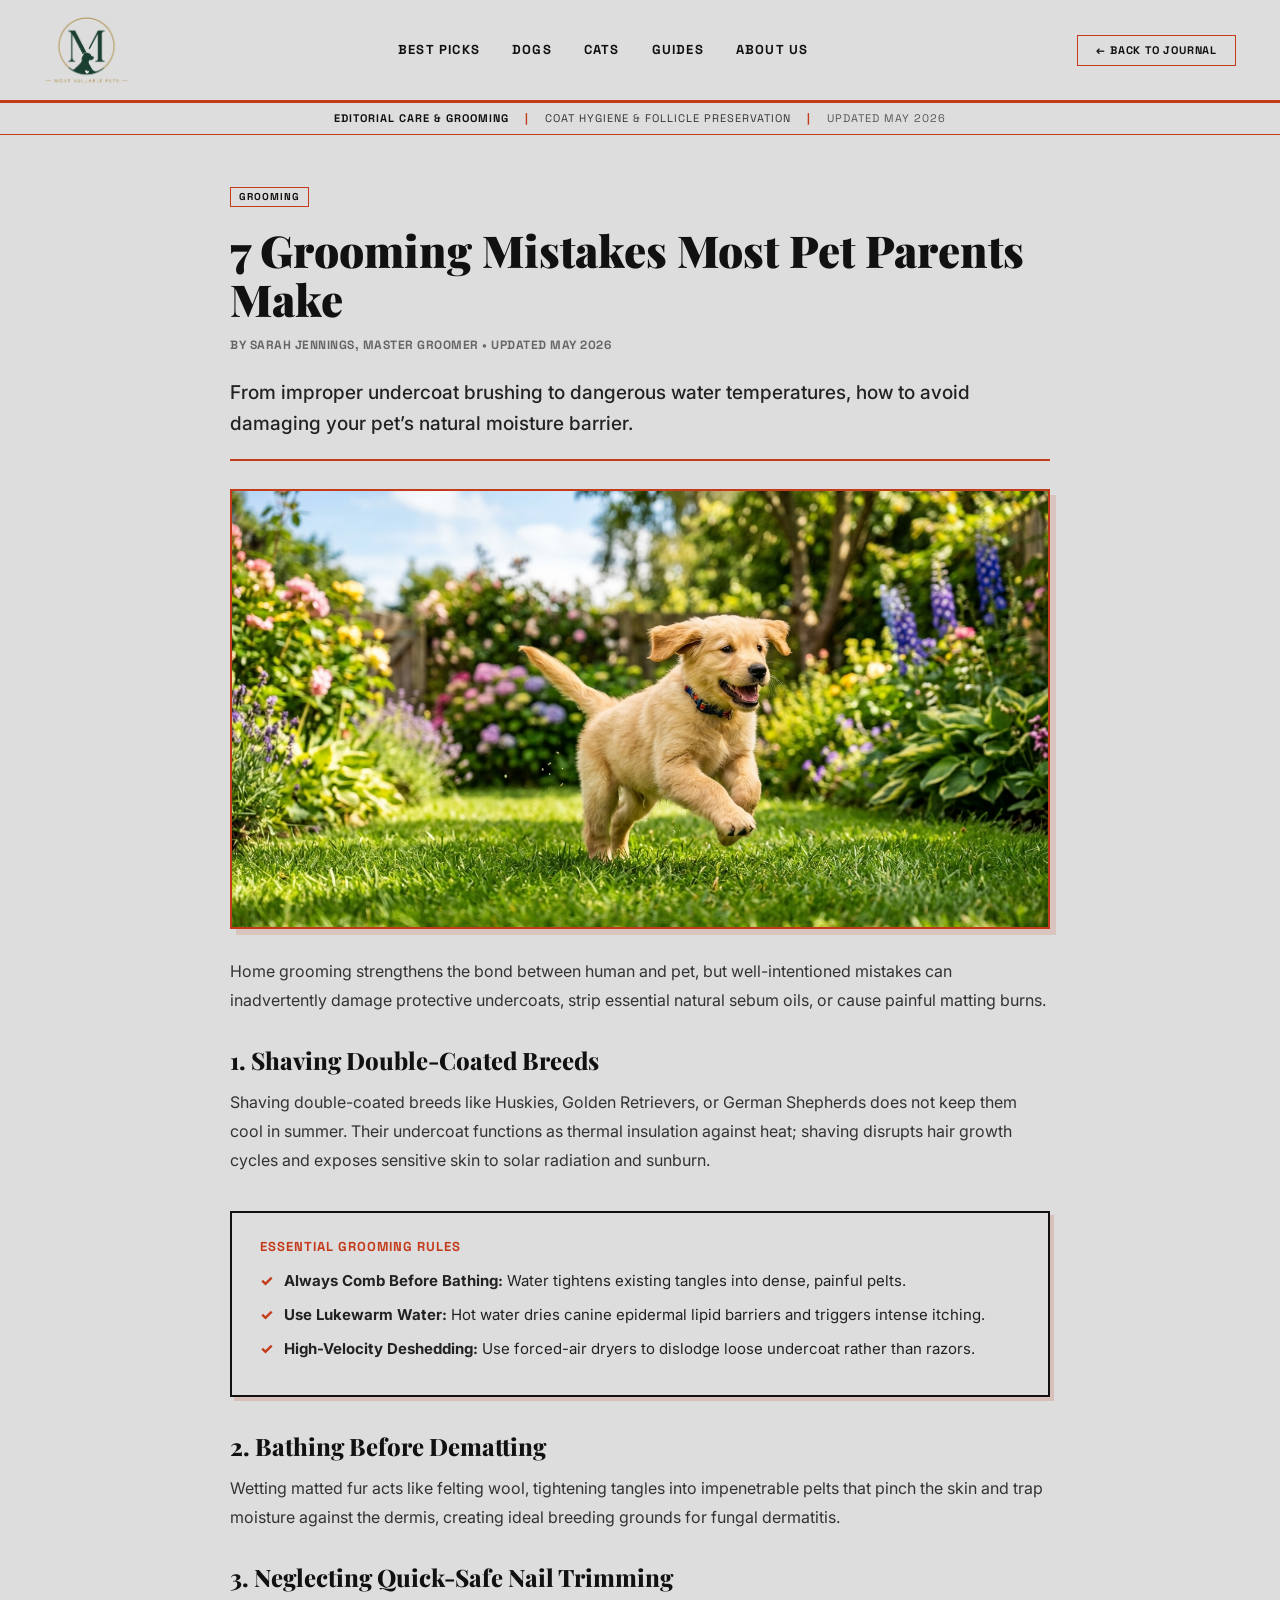
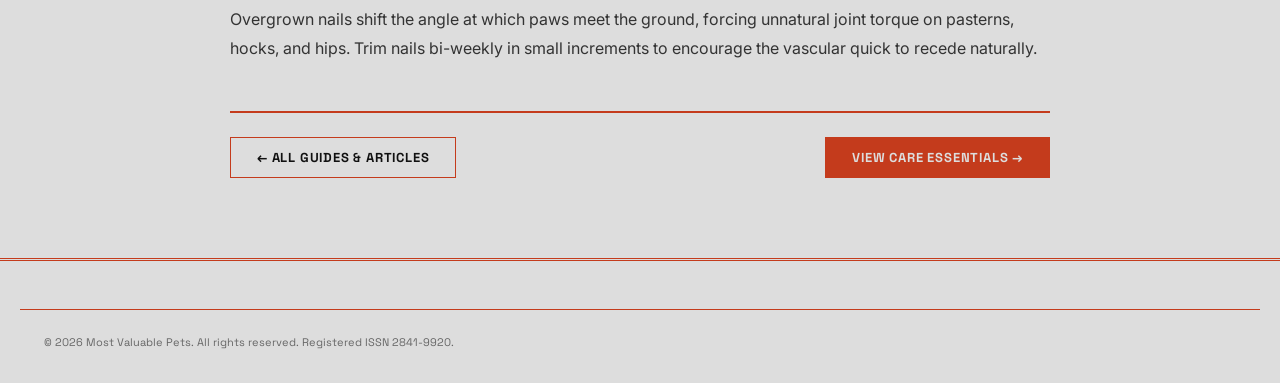
<file: grooming-mistakes.html>
<!DOCTYPE html>
<html lang="en">
<head>
  <meta charset="UTF-8">
  <meta name="viewport" content="width=device-width, initial-scale=1.0">
  <title>7 Grooming Mistakes Most Pet Parents Make — Most Valuable Pets</title>
  <meta name="description" content="From improper undercoat brushing to dangerous water temperatures, how to avoid damaging your pet’s natural moisture barrier.">
  <link rel="preconnect" href="https://fonts.googleapis.com">
  <link rel="preconnect" href="https://fonts.gstatic.com" crossorigin>
  <link href="https://fonts.googleapis.com/css2?family=Caveat:wght@600;700&family=Inter:wght@400;500;600;700&family=Playfair+Display:ital,wght@0,600;0,700;0,800;0,900;1,600;1,700&family=Space+Grotesk:wght@500;600;700;800&display=swap" rel="stylesheet">
  <link rel="stylesheet" href="styles.css?v=36">
  <style>
    .article-fullpage-wrap {
      max-width: 860px;
      margin: 0 auto;
      padding: 48px 20px 80px;
    }
    .article-lead {
      font-size: 19px;
      line-height: 1.6;
      color: #222222;
      border-bottom: 2px solid #C43B1C;
      padding-bottom: 20px;
      margin-bottom: 28px;
      font-weight: 500;
    }
    .article-full-body p {
      font-size: 16px;
      line-height: 1.8;
      color: #333333;
      margin-bottom: 20px;
    }
    .article-full-body h3 {
      font-family: 'Playfair Display', Georgia, serif;
      font-size: 24px;
      font-weight: 800;
      color: #111111;
      margin: 32px 0 14px;
    }
    .article-full-img {
      width: 100%;
      height: 440px;
      object-fit: cover;
      border: 2px solid #C43B1C;
      margin: 28px 0;
      filter: none;
      box-shadow: 6px 6px 0px rgba(196, 59, 28, 0.15);
    }
    .article-key-takeaways {
      background-color: #dddddd;
      border: 2px solid #111111;
      padding: 24px 28px;
      margin: 36px 0;
      box-shadow: 4px 4px 0px rgba(196, 59, 28, 0.18);
    }
    .article-key-takeaways h4 {
      font-family: 'Space Grotesk', sans-serif;
      font-size: 13px;
      font-weight: 800;
      color: #C43B1C;
      letter-spacing: 1px;
      text-transform: uppercase;
      margin-bottom: 12px;
    }
    .article-key-takeaways ul {
      list-style: none;
      padding: 0;
      margin: 0;
    }
    .article-key-takeaways li {
      position: relative;
      padding-left: 24px;
      font-size: 15px;
      line-height: 1.6;
      color: #222222;
      margin-bottom: 10px;
    }
    .article-key-takeaways li::before {
      content: "✓";
      position: absolute;
      left: 0;
      color: #C43B1C;
      font-weight: 800;
    }
  </style>
</head>
<body class="newspaper-body">

  <!-- HEADER & NEWSPAPER MASTHEAD -->
  <header class="masthead">
    <div class="masthead-top">
      <a href="index.html" class="brand-logo" aria-label="Most Valuable Pets Homepage">
        <img src="logo.png?v=36" alt="Most Valuable Pets" class="brand-img">
      </a>
      <nav class="masthead-nav" aria-label="Main Navigation">
        <a href="index.html#picks" class="nav-link">BEST PICKS</a>
        <a href="index.html#dogs" class="nav-link">DOGS</a>
        <a href="index.html#cats" class="nav-link">CATS</a>
        <a href="index.html#guides" class="nav-link active">GUIDES</a>
        <a href="index.html#how-we-review" class="nav-link">ABOUT US</a>
      </nav>
      <div class="masthead-actions">
        <a href="index.html" class="btn btn-secondary" style="padding: 9px 18px; font-size: 11px;">&larr; BACK TO JOURNAL</a>
      </div>
    </div>
  </header>

  <!-- Newspaper Info Strip -->
  <div class="newspaper-info-strip">
    <div class="info-strip-inner">
      <span class="strip-bold">EDITORIAL CARE & GROOMING</span>
      <span class="strip-sep">|</span>
      <span>COAT HYGIENE & FOLLICLE PRESERVATION</span>
      <span class="strip-sep">|</span>
      <span class="strip-muted">UPDATED MAY 2026</span>
    </div>
  </div>

  <main class="page-container">
    <article class="article-fullpage-wrap">
      
      <div style="margin-bottom: 18px;">
        <span class="badge badge-black">GROOMING</span>
      </div>

      <h1 style="font-size: 44px; font-weight: 900; line-height: 1.12; color: #111111; margin-bottom: 12px;">
        7 Grooming Mistakes Most Pet Parents Make
      </h1>
      
      <div style="font-family: 'Space Grotesk', sans-serif; font-size: 12px; font-weight: 700; color: #666666; margin-bottom: 24px; letter-spacing: 0.5px;">
        BY SARAH JENNINGS, MASTER GROOMER • UPDATED MAY 2026
      </div>

      <p class="article-lead">
        From improper undercoat brushing to dangerous water temperatures, how to avoid damaging your pet’s natural moisture barrier.
      </p>

      <img src="labrador_puppy.jpg" alt="Labrador puppy enjoying a gentle, safe grooming session outdoors" class="article-full-img">

      <div class="article-full-body">
        <p>Home grooming strengthens the bond between human and pet, but well-intentioned mistakes can inadvertently damage protective undercoats, strip essential natural sebum oils, or cause painful matting burns.</p>

        <h3>1. Shaving Double-Coated Breeds</h3>
        <p>Shaving double-coated breeds like Huskies, Golden Retrievers, or German Shepherds does not keep them cool in summer. Their undercoat functions as thermal insulation against heat; shaving disrupts hair growth cycles and exposes sensitive skin to solar radiation and sunburn.</p>

        <div class="article-key-takeaways">
          <h4>Essential Grooming Rules</h4>
          <ul>
            <li><strong>Always Comb Before Bathing:</strong> Water tightens existing tangles into dense, painful pelts.</li>
            <li><strong>Use Lukewarm Water:</strong> Hot water dries canine epidermal lipid barriers and triggers intense itching.</li>
            <li><strong>High-Velocity Deshedding:</strong> Use forced-air dryers to dislodge loose undercoat rather than razors.</li>
          </ul>
        </div>

        <h3>2. Bathing Before Dematting</h3>
        <p>Wetting matted fur acts like felting wool, tightening tangles into impenetrable pelts that pinch the skin and trap moisture against the dermis, creating ideal breeding grounds for fungal dermatitis.</p>

        <h3>3. Neglecting Quick-Safe Nail Trimming</h3>
        <p>Overgrown nails shift the angle at which paws meet the ground, forcing unnatural joint torque on pasterns, hocks, and hips. Trim nails bi-weekly in small increments to encourage the vascular quick to recede naturally.</p>
      </div>

      <div style="margin-top: 48px; padding-top: 24px; border-top: 2px solid #C43B1C; display: flex; justify-content: space-between; align-items: center;">
        <a href="index.html#guides" class="btn btn-secondary">&larr; ALL GUIDES & ARTICLES</a>
        <a href="index.html#picks" class="btn btn-primary">VIEW CARE ESSENTIALS &rarr;</a>
      </div>

    </article>
  </main>

  <footer class="site-footer">
    <div class="page-container footer-bottom">
      <div class="copyright-line">
        &copy; 2026 Most Valuable Pets. All rights reserved. Registered ISSN 2841-9920.
      </div>
    </div>
  </footer>

</body>
</html>
</file>
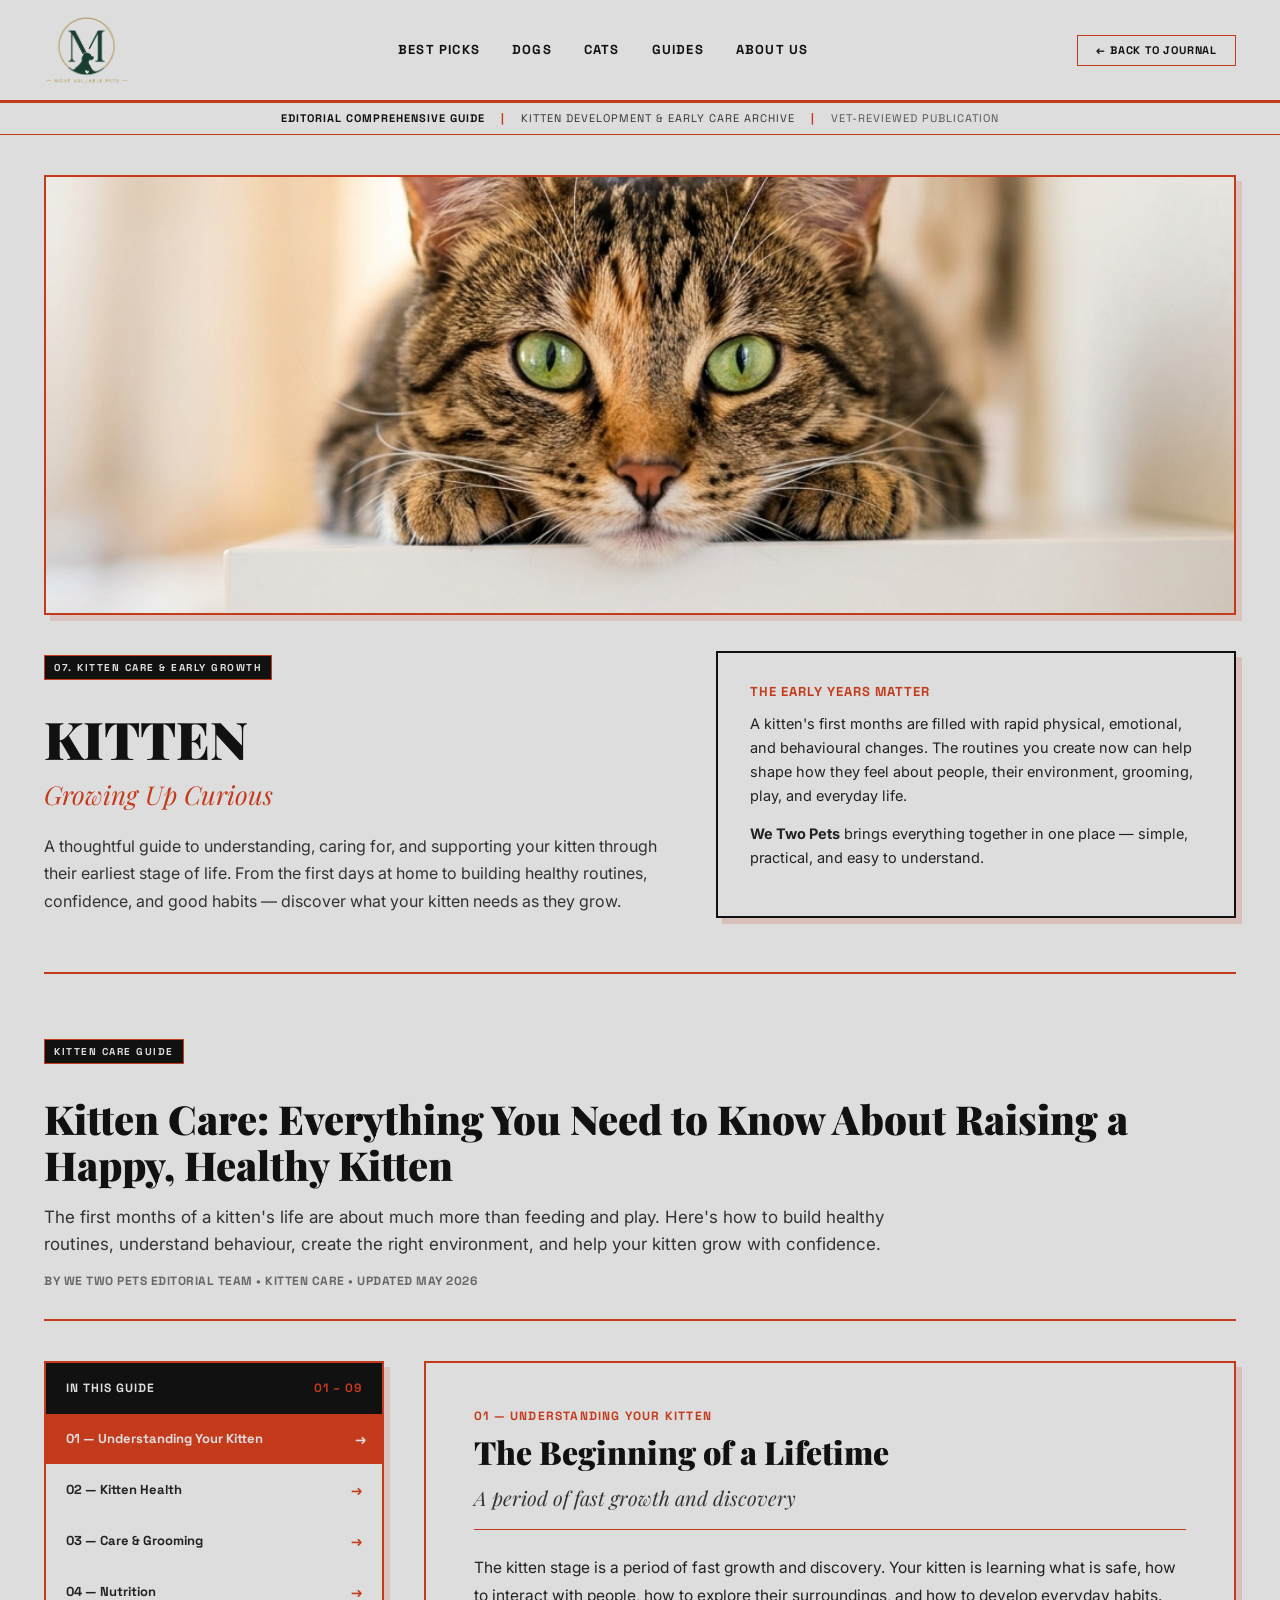
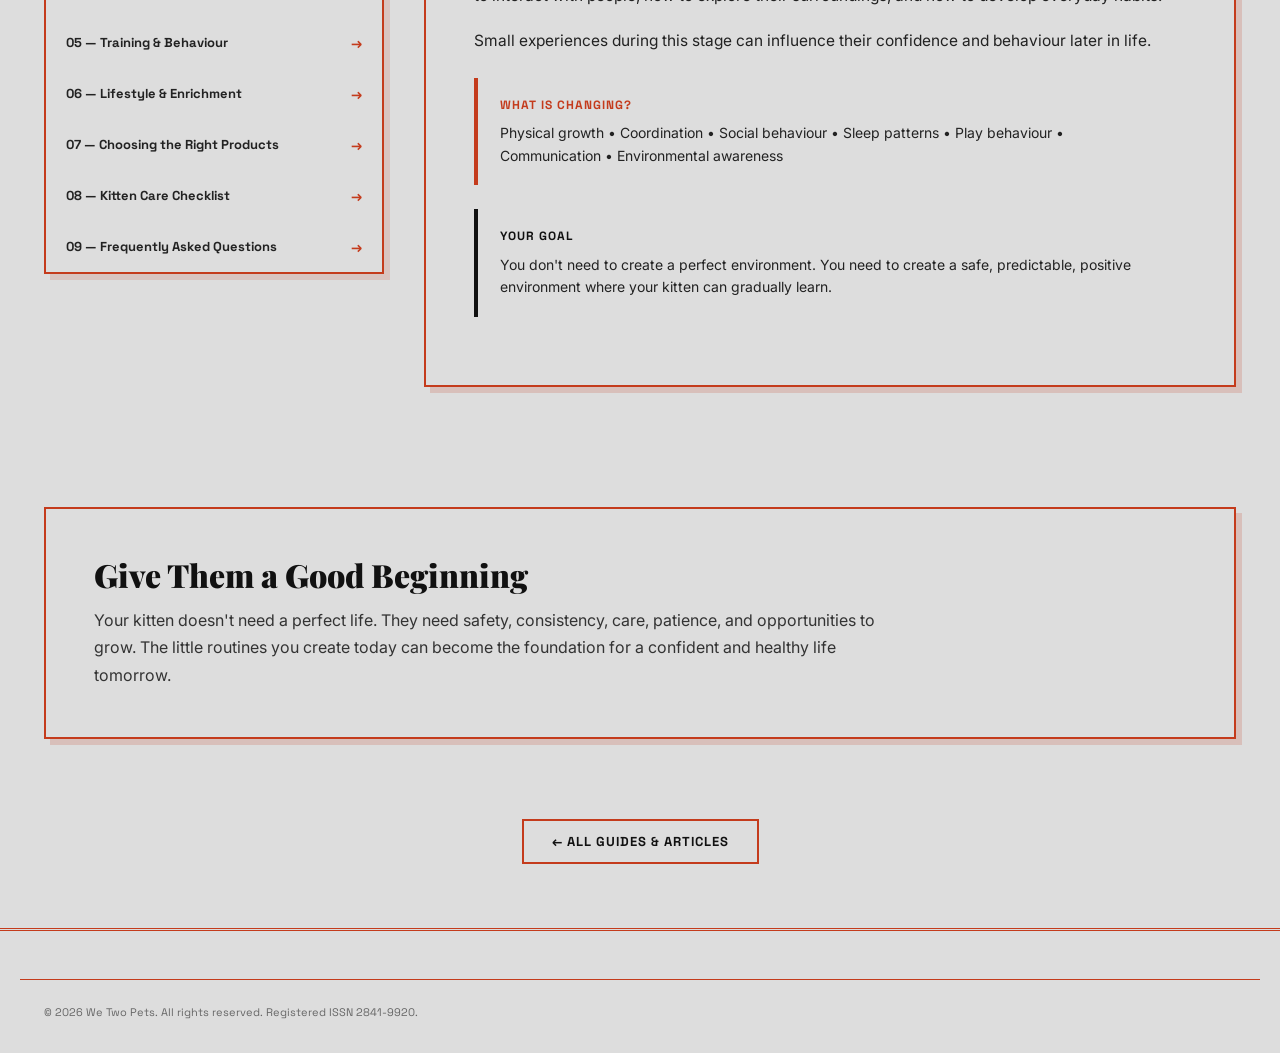
<file: kitten-care.html>
<!DOCTYPE html>
<html lang="en">
<head>
  <meta charset="UTF-8">
  <meta name="viewport" content="width=device-width, initial-scale=1.0">
  <title>Kitten Care Guide — We Two Pets</title>
  <meta name="description" content="A thoughtful guide to understanding, caring for, and supporting your kitten through their earliest stage of life.">
  <link rel="preconnect" href="https://fonts.googleapis.com">
  <link rel="preconnect" href="https://fonts.gstatic.com" crossorigin>
  <link href="https://fonts.googleapis.com/css2?family=Caveat:wght@600;700&family=Inter:wght@400;500;600;700&family=Playfair+Display:ital,wght@0,600;0,700;0,800;0,900;1,600;1,700&family=Space+Grotesk:wght@500;600;700;800&display=swap" rel="stylesheet">
  <link rel="stylesheet" href="styles.css?v=40">
  <style>
    /* Hero Section - Screen 1 */
    .kitten-hero-section {
      padding: 40px 0 54px;
      border-bottom: 2px solid #C43B1C;
    }
    .kitten-hero-banner {
      width: 100%;
      height: 440px;
      object-fit: cover;
      display: block;
      border: 2px solid #C43B1C;
      box-shadow: 6px 6px 0px rgba(196, 59, 28, 0.15);
      filter: none;
      margin-bottom: 36px;
    }
    .kitten-hero-grid {
      display: grid;
      grid-template-columns: 1.2fr 1fr;
      gap: 48px;
      align-items: center;
    }
    .kitten-hero-title {
      font-size: 52px;
      font-weight: 900;
      line-height: 1.05;
      color: #111111;
      margin: 12px 0 8px;
    }
    .kitten-hero-subtitle {
      font-family: 'Playfair Display', Georgia, serif;
      font-size: 26px;
      font-style: italic;
      color: #C43B1C;
      margin-bottom: 18px;
    }
    .kitten-hero-desc {
      font-size: 16px;
      line-height: 1.7;
      color: #333333;
      margin-bottom: 24px;
    }
    .kitten-intro-box {
      background-color: #dddddd;
      border: 2px solid #111111;
      padding: 32px;
      box-shadow: 6px 6px 0px rgba(196, 59, 28, 0.18);
    }
    .kitten-intro-box h3 {
      font-family: 'Space Grotesk', sans-serif;
      font-size: 13px;
      font-weight: 800;
      letter-spacing: 1px;
      color: #C43B1C;
      text-transform: uppercase;
      margin-bottom: 12px;
    }
    .kitten-intro-box p {
      font-size: 14.5px;
      line-height: 1.65;
      color: #222222;
      margin-bottom: 14px;
    }

    /* Screen 2: Interactive Split-View Explorer (Headings on Left, Details on Right) */
    .explorer-section {
      padding: 64px 0 80px;
    }
    .explorer-layout {
      display: grid;
      grid-template-columns: 340px 1fr;
      gap: 40px;
      margin-top: 40px;
      align-items: start;
    }
    
    /* Left Navigation Sidebar */
    .explorer-nav-col {
      position: sticky;
      top: 24px;
      background-color: #dddddd;
      border: 2px solid #C43B1C;
      box-shadow: 6px 6px 0px rgba(196, 59, 28, 0.15);
      overflow: hidden;
    }
    .explorer-nav-header {
      background-color: #111111;
      color: #dddddd;
      padding: 16px 20px;
      font-family: 'Space Grotesk', sans-serif;
      font-size: 12px;
      font-weight: 800;
      letter-spacing: 1px;
      text-transform: uppercase;
      display: flex;
      justify-content: space-between;
      align-items: center;
    }
    .explorer-nav-list {
      list-style: none;
      padding: 0;
      margin: 0;
    }
    .explorer-nav-item {
      border-bottom: 1px solid #dddddd;
    }
    .explorer-nav-item:last-child {
      border-bottom: none;
    }
    .explorer-tab-btn {
      width: 100%;
      text-align: left;
      background: none;
      border: none;
      padding: 16px 20px;
      font-family: 'Space Grotesk', sans-serif;
      font-size: 13px;
      font-weight: 700;
      color: #222222;
      cursor: pointer;
      display: flex;
      align-items: center;
      justify-content: space-between;
      transition: background-color 0.15s ease, color 0.15s ease, padding-left 0.15s ease;
    }
    .explorer-tab-btn:hover {
      background-color: #dddddd;
      color: #C43B1C;
      padding-left: 24px;
    }
    .explorer-tab-btn.active {
      background-color: #C43B1C;
      color: #dddddd;
      font-weight: 800;
    }
    .explorer-tab-btn.active .tab-arrow {
      color: #dddddd;
      transform: translateX(4px);
    }
    .tab-arrow {
      font-size: 14px;
      color: #C43B1C;
      transition: transform 0.15s ease;
    }

    /* Right Details Display Panel */
    .explorer-content-panel {
      background-color: #dddddd;
      border: 2px solid #C43B1C;
      padding: 44px 48px;
      box-shadow: 6px 6px 0px rgba(196, 59, 28, 0.18);
      min-height: 520px;
    }
    .panel-section {
      display: none;
    }
    .panel-section.active {
      display: block;
      animation: fadeInPanel 0.2s ease-in-out;
    }
    @keyframes fadeInPanel {
      from { opacity: 0; transform: translateY(6px); }
      to { opacity: 1; transform: translateY(0); }
    }
    .panel-badge {
      font-family: 'Space Grotesk', monospace;
      font-size: 12px;
      font-weight: 800;
      color: #C43B1C;
      letter-spacing: 1.2px;
      text-transform: uppercase;
      margin-bottom: 8px;
    }
    .panel-title {
      font-family: 'Playfair Display', Georgia, serif;
      font-size: 32px;
      font-weight: 900;
      color: #111111;
      line-height: 1.15;
      margin-bottom: 12px;
    }
    .panel-subtitle {
      font-family: 'Playfair Display', Georgia, serif;
      font-size: 20px;
      font-style: italic;
      color: #333333;
      margin-bottom: 24px;
      border-bottom: 1.5px solid #C43B1C;
      padding-bottom: 16px;
    }
    .panel-body p {
      font-size: 15.5px;
      line-height: 1.75;
      color: #222222;
      margin-bottom: 18px;
    }
    .panel-callout {
      background-color: #dddddd;
      border-left: 4px solid #C43B1C;
      padding: 18px 22px;
      margin: 24px 0;
    }
    .panel-callout h5 {
      font-family: 'Space Grotesk', sans-serif;
      font-size: 12px;
      font-weight: 800;
      letter-spacing: 1px;
      color: #C43B1C;
      text-transform: uppercase;
      margin-bottom: 8px;
    }
    .panel-callout p {
      font-size: 14px;
      line-height: 1.6;
      color: #222222;
      margin-bottom: 0 !important;
    }
    .panel-table {
      width: 100%;
      border-collapse: collapse;
      margin: 24px 0;
      border: 1.5px solid #111111;
    }
    .panel-table th {
      background-color: #111111;
      color: #dddddd;
      font-family: 'Space Grotesk', sans-serif;
      font-size: 12px;
      font-weight: 800;
      letter-spacing: 0.8px;
      text-transform: uppercase;
      padding: 12px 16px;
      text-align: left;
    }
    .panel-table td {
      border: 1px solid #DDDDDD;
      padding: 12px 16px;
      font-size: 14px;
      color: #333333;
    }
    .panel-table tr:nth-child(even) {
      background-color: #dddddd;
    }
    .checklist-grid {
      display: grid;
      grid-template-columns: 1fr 1fr 1fr;
      gap: 20px;
      margin: 24px 0;
    }
    .checklist-card {
      background-color: #dddddd;
      border: 1.5px solid #111111;
      padding: 20px 18px;
    }
    .checklist-card h5 {
      font-family: 'Space Grotesk', sans-serif;
      font-size: 12px;
      font-weight: 800;
      color: #C43B1C;
      letter-spacing: 1px;
      text-transform: uppercase;
      margin-bottom: 12px;
      border-bottom: 1px solid #111111;
      padding-bottom: 6px;
    }
    .checklist-card ul {
      list-style: none;
      padding: 0;
      margin: 0;
    }
    .checklist-card li {
      font-size: 13.5px;
      line-height: 1.6;
      color: #222222;
      margin-bottom: 8px;
    }
    .faq-item {
      border-bottom: 1px solid #E5E5E5;
      padding: 16px 0;
    }
    .faq-item:last-child {
      border-bottom: none;
    }
    .faq-q {
      font-family: 'Playfair Display', Georgia, serif;
      font-size: 18px;
      font-weight: 800;
      color: #111111;
      margin-bottom: 8px;
    }
    .faq-a {
      font-size: 14.5px;
      line-height: 1.65;
      color: #444444;
    }

    @media (max-width: 992px) {
      .kitten-hero-grid { grid-template-columns: 1fr; }
      .discover-grid { grid-template-columns: 1fr 1fr; }
      .explorer-layout { grid-template-columns: 1fr; }
      .explorer-nav-col { position: static; }
      .checklist-grid { grid-template-columns: 1fr; }
    }
    @media (max-width: 640px) {
      .discover-grid { grid-template-columns: 1fr; }
      .kitten-hero-title { font-size: 38px; }
      .explorer-content-panel { padding: 24px 20px; }
    }
  </style>
</head>
<body class="newspaper-body">

  <!-- 1. HEADER & NEWSPAPER MASTHEAD -->
  <header class="masthead">
    <div class="masthead-top">
      <a href="index.html" class="brand-logo" aria-label="We Two Pets Homepage">
        <img src="logo.png?v=40" alt="We Two Pets" class="brand-img">
      </a>
      <nav class="masthead-nav" aria-label="Main Navigation">
        <a href="index.html#picks" class="nav-link">BEST PICKS</a>
        <a href="index.html#dogs" class="nav-link">DOGS</a>
        <a href="index.html#cats" class="nav-link">CATS</a>
        <a href="index.html#guides" class="nav-link active">GUIDES</a>
        <a href="index.html#how-we-review" class="nav-link">ABOUT US</a>
      </nav>
      <div class="masthead-actions">
        <a href="index.html" class="btn btn-secondary" style="padding: 9px 18px; font-size: 11px;">&larr; BACK TO JOURNAL</a>
      </div>
    </div>
  </header>

  <!-- Newspaper Info Strip -->
  <div class="newspaper-info-strip">
    <div class="info-strip-inner">
      <span class="strip-bold">EDITORIAL COMPREHENSIVE GUIDE</span>
      <span class="strip-sep">|</span>
      <span>KITTEN DEVELOPMENT & EARLY CARE ARCHIVE</span>
      <span class="strip-sep">|</span>
      <span class="strip-muted">VET-REVIEWED PUBLICATION</span>
    </div>
  </div>

  <main class="page-container">

    <!-- ==========================================
         SCREEN 1: HERO SECTION
         ========================================== -->
    <section class="kitten-hero-section">
      <!-- Full-Width Hero Image -->
      <img src="tabby_cat.jpg" alt="Curious kitten exploring warmly" class="kitten-hero-banner">

      <div class="kitten-hero-grid">
        <div>
          <span class="editorial-label">07. KITTEN CARE & EARLY GROWTH</span>
          <h1 class="kitten-hero-title">KITTEN</h1>
          <div class="kitten-hero-subtitle">Growing Up Curious</div>
          
          <p class="kitten-hero-desc" style="margin-bottom: 0;">
            A thoughtful guide to understanding, caring for, and supporting your kitten through their earliest stage of life. From the first days at home to building healthy routines, confidence, and good habits &mdash; discover what your kitten needs as they grow.
          </p>
        </div>

        <div class="kitten-intro-box">
          <h3>THE EARLY YEARS MATTER</h3>
          <p>
            A kitten's first months are filled with rapid physical, emotional, and behavioural changes. The routines you create now can help shape how they feel about people, their environment, grooming, play, and everyday life.
          </p>
          <p>
            <strong>We Two Pets</strong> brings everything together in one place &mdash; simple, practical, and easy to understand.
          </p>
        </div>
      </div>
    </section>



    <!-- ==========================================
         SCREEN 2: MAIN FULL ARTICLE & SPLIT-VIEW EXPLORER
         (Headings on Left -> Details on Right)
         ========================================== -->
    <section id="explorer" class="explorer-section">
      
      <!-- Top Article Header -->
      <div style="border-bottom: 2px solid #C43B1C; padding-bottom: 28px; margin-bottom: 36px;">
        <span class="editorial-label">KITTEN CARE GUIDE</span>
        <h2 style="font-size: 40px; font-weight: 900; line-height: 1.15; color: #111111; margin: 12px 0 16px;">
          Kitten Care: Everything You Need to Know About Raising a Happy, Healthy Kitten
        </h2>
        <p style="font-size: 17px; color: #333333; line-height: 1.6; max-width: 900px; margin-bottom: 14px;">
          The first months of a kitten's life are about much more than feeding and play. Here's how to build healthy routines, understand behaviour, create the right environment, and help your kitten grow with confidence.
        </p>
        <div style="font-family: 'Space Grotesk', sans-serif; font-size: 12px; font-weight: 700; color: #666666; letter-spacing: 0.5px;">
          BY WE TWO PETS EDITORIAL TEAM &bull; KITTEN CARE &bull; UPDATED MAY 2026
        </div>
      </div>

      <!-- Split-View Interactive Engine -->
      <div class="explorer-layout">

        <!-- LEFT SIDE: ALL HEADINGS -->
        <aside class="explorer-nav-col">
          <div class="explorer-nav-header">
            <span>IN THIS GUIDE</span>
            <span style="color: #C43B1C;">01 &ndash; 09</span>
          </div>
          <ul class="explorer-nav-list" role="tablist">
            <li class="explorer-nav-item">
              <button class="explorer-tab-btn active" data-target="tab-01" role="tab" aria-selected="true">
                <span>01 &mdash; Understanding Your Kitten</span>
                <span class="tab-arrow">&rarr;</span>
              </button>
            </li>
            <li class="explorer-nav-item">
              <button class="explorer-tab-btn" data-target="tab-02" role="tab" aria-selected="false">
                <span>02 &mdash; Kitten Health</span>
                <span class="tab-arrow">&rarr;</span>
              </button>
            </li>
            <li class="explorer-nav-item">
              <button class="explorer-tab-btn" data-target="tab-03" role="tab" aria-selected="false">
                <span>03 &mdash; Care & Grooming</span>
                <span class="tab-arrow">&rarr;</span>
              </button>
            </li>
            <li class="explorer-nav-item">
              <button class="explorer-tab-btn" data-target="tab-04" role="tab" aria-selected="false">
                <span>04 &mdash; Nutrition</span>
                <span class="tab-arrow">&rarr;</span>
              </button>
            </li>
            <li class="explorer-nav-item">
              <button class="explorer-tab-btn" data-target="tab-05" role="tab" aria-selected="false">
                <span>05 &mdash; Training & Behaviour</span>
                <span class="tab-arrow">&rarr;</span>
              </button>
            </li>
            <li class="explorer-nav-item">
              <button class="explorer-tab-btn" data-target="tab-06" role="tab" aria-selected="false">
                <span>06 &mdash; Lifestyle & Enrichment</span>
                <span class="tab-arrow">&rarr;</span>
              </button>
            </li>
            <li class="explorer-nav-item">
              <button class="explorer-tab-btn" data-target="tab-07" role="tab" aria-selected="false">
                <span>07 &mdash; Choosing the Right Products</span>
                <span class="tab-arrow">&rarr;</span>
              </button>
            </li>
            <li class="explorer-nav-item">
              <button class="explorer-tab-btn" data-target="tab-08" role="tab" aria-selected="false">
                <span>08 &mdash; Kitten Care Checklist</span>
                <span class="tab-arrow">&rarr;</span>
              </button>
            </li>
            <li class="explorer-nav-item">
              <button class="explorer-tab-btn" data-target="tab-09" role="tab" aria-selected="false">
                <span>09 &mdash; Frequently Asked Questions</span>
                <span class="tab-arrow">&rarr;</span>
              </button>
            </li>
          </ul>
        </aside>

        <!-- RIGHT SIDE: CORRESPONDING PARAGRAPHS & DETAILS -->
        <div class="explorer-content-panel">

          <!-- 01: Understanding Your Kitten -->
          <section id="tab-01" class="panel-section active">
            <div class="panel-badge">01 &mdash; UNDERSTANDING YOUR KITTEN</div>
            <h3 class="panel-title">The Beginning of a Lifetime</h3>
            <div class="panel-subtitle">A period of fast growth and discovery</div>
            <div class="panel-body">
              <p>The kitten stage is a period of fast growth and discovery. Your kitten is learning what is safe, how to interact with people, how to explore their surroundings, and how to develop everyday habits.</p>
              <p>Small experiences during this stage can influence their confidence and behaviour later in life.</p>
              
              <div class="panel-callout">
                <h5>What is changing?</h5>
                <p>Physical growth &bull; Coordination &bull; Social behaviour &bull; Sleep patterns &bull; Play behaviour &bull; Communication &bull; Environmental awareness</p>
              </div>

              <div class="panel-callout" style="border-left-color: #111111;">
                <h5 style="color: #111111;">Your Goal</h5>
                <p>You don't need to create a perfect environment. You need to create a safe, predictable, positive environment where your kitten can gradually learn.</p>
              </div>
            </div>
          </section>

          <!-- 02: Kitten Health -->
          <section id="tab-02" class="panel-section">
            <div class="panel-badge">02 &mdash; KITTEN HEALTH</div>
            <h3 class="panel-title">Building Healthy Beginnings</h3>
            <div class="panel-subtitle">Veterinary care, observation & prevention</div>
            <div class="panel-body">
              <p>Regular veterinary care, preventive routines, observation, and a safe environment are important parts of raising a kitten.</p>
              
              <h4 style="font-family: 'Playfair Display', serif; font-size: 20px; margin: 20px 0 10px;">Important areas to understand:</h4>
              <ul style="line-height: 1.8; color: #333333; margin-bottom: 20px; padding-left: 20px;">
                <li><strong>Veterinary Care:</strong> Understand the importance of early veterinary visits and preventive care.</li>
                <li><strong>Vaccinations:</strong> Follow the vaccination schedule recommended by your veterinarian.</li>
                <li><strong>Parasite Prevention:</strong> Ask your veterinarian about appropriate parasite prevention for your kitten.</li>
                <li><strong>Dental Development:</strong> Kittens go through important changes as their teeth develop.</li>
                <li><strong>Growth & Development:</strong> Track changes in weight, activity, appetite, and behaviour.</li>
              </ul>

              <div class="panel-callout" style="border-left-color: #C43B1C; background-color: #FFF5F2;">
                <h5>WATCH FOR CHANGES</h5>
                <p>If your kitten suddenly becomes unusually tired, stops eating, has difficulty breathing, experiences repeated vomiting/diarrhea, or shows another concerning change, seek veterinary advice.</p>
                <p style="margin-top: 8px; font-size: 12.5px; color: #666666;"><em>Important: Online guides can help you understand pet care, but they should not replace professional veterinary advice.</em></p>
              </div>
            </div>
          </section>

          <!-- 03: Care & Grooming -->
          <section id="tab-03" class="panel-section">
            <div class="panel-badge">03 &mdash; CARE & GROOMING</div>
            <h3 class="panel-title">Gentle Care From Day One</h3>
            <div class="panel-subtitle">Short + calm + positive = better grooming experiences</div>
            <div class="panel-body">
              <p>Grooming shouldn't feel like a battle. The goal during kittenhood is to help your kitten become comfortable with gentle handling.</p>
              
              <h4 style="font-family: 'Playfair Display', serif; font-size: 20px; margin: 20px 0 10px;">Start Slowly:</h4>
              <ul style="line-height: 1.8; color: #333333; margin-bottom: 20px; padding-left: 20px;">
                <li><strong>Brushing:</strong> Introduce a soft brush gradually and keep early sessions short.</li>
                <li><strong>Nail Care:</strong> Let your kitten become familiar with having their paws handled before attempting nail trimming.</li>
                <li><strong>Ear & Eye Care:</strong> Learn what normal looks like and avoid unnecessary cleaning unless recommended.</li>
                <li><strong>Dental Care:</strong> Introduce appropriate dental routines gradually.</li>
                <li><strong>Handling:</strong> Gently handle paws, ears, mouth, and body so routine care becomes familiar.</li>
              </ul>

              <div class="panel-callout">
                <h5>THE RULE</h5>
                <p><strong>Short + calm + positive = better grooming experiences.</strong></p>
              </div>
            </div>
          </section>

          <!-- 04: Nutrition -->
          <section id="tab-04" class="panel-section">
            <div class="panel-badge">04 &mdash; NUTRITION</div>
            <h3 class="panel-title">Growing With Good Nutrition</h3>
            <div class="panel-subtitle">Growth needs the right balance &mdash; not simply more food</div>
            <div class="panel-body">
              <p>Kittens have different nutritional needs from adult cats because they are actively growing.</p>
              
              <h4 style="font-family: 'Playfair Display', serif; font-size: 20px; margin: 20px 0 10px;">Build Good Feeding Habits:</h4>
              <ul style="line-height: 1.8; color: #333333; margin-bottom: 20px; padding-left: 20px;">
                <li><strong>Consistency:</strong> Create a predictable feeding routine.</li>
                <li><strong>Portion Awareness:</strong> Follow appropriate feeding guidance rather than simply filling the bowl whenever it looks empty.</li>
                <li><strong>Hydration:</strong> Make fresh water easily accessible.</li>
                <li><strong>Treats:</strong> Treats should complement the overall diet rather than replace balanced nutrition.</li>
                <li><strong>Food Choices:</strong> Choose nutrition appropriate for kittens and follow guidance from your veterinarian.</li>
              </ul>

              <div class="panel-callout">
                <h5>A SIMPLE REMINDER</h5>
                <p><strong>Growth needs the right balance &mdash; not simply more food.</strong></p>
              </div>
            </div>
          </section>

          <!-- 05: Training & Behaviour -->
          <section id="tab-05" class="panel-section">
            <div class="panel-badge">05 &mdash; TRAINING & BEHAVIOUR</div>
            <h3 class="panel-title">Understanding Your Kitten</h3>
            <div class="panel-subtitle">Your kitten isn't trying to "be difficult"</div>
            <div class="panel-body">
              <p>Scratching, biting, hiding, climbing, running, and sudden bursts of energy are often normal parts of kitten behaviour.</p>
              
              <p><strong>SCRATCHING:</strong> Scratching is a natural behaviour. Instead of simply trying to stop it, provide appropriate scratching surfaces in places your kitten naturally spends time.</p>
              <p><strong>BITING:</strong> Kittens often explore through play. Redirect biting toward appropriate toys rather than encouraging hands to become toys.</p>
              <p><strong>HIDING:</strong> A new environment can feel overwhelming. Give your kitten a quiet, safe place where they can retreat and observe.</p>
              <p><strong>LITTER HABITS:</strong> Provide an accessible litter setup and keep it clean. Unexpected changes in litter behaviour can sometimes indicate stress or a health issue.</p>
              <p><strong>SOCIALISATION:</strong> Positive experiences with people, sounds, handling, and environments can help build confidence.</p>
            </div>
          </section>

          <!-- 06: Lifestyle & Enrichment -->
          <section id="tab-06" class="panel-section">
            <div class="panel-badge">06 &mdash; LIFESTYLE & ENRICHMENT</div>
            <h3 class="panel-title">A World Made for Exploring</h3>
            <div class="panel-subtitle">Creating opportunities for natural behaviour</div>
            <div class="panel-body">
              <p>A kitten's environment should give them opportunities to:</p>
              <ul style="line-height: 1.8; color: #333333; margin-bottom: 20px; padding-left: 20px;">
                <li><strong>EXPLORE:</strong> Safe spaces to investigate.</li>
                <li><strong>CLIMB:</strong> Appropriate vertical areas.</li>
                <li><strong>PLAY:</strong> Interactive toys and play sessions.</li>
                <li><strong>SCRATCH:</strong> Suitable scratching surfaces.</li>
                <li><strong>REST:</strong> Quiet, comfortable sleeping areas.</li>
                <li><strong>OBSERVE:</strong> Safe places from which they can watch the world.</li>
              </ul>

              <div class="panel-callout">
                <h5>THINK BEYOND TOYS</h5>
                <p>Enrichment isn't about buying more things. It's about creating opportunities for natural behaviour.</p>
              </div>
            </div>
          </section>

          <!-- 07: Products & Buying Guides -->
          <section id="tab-07" class="panel-section">
            <div class="panel-badge">07 &mdash; PRODUCTS & BUYING GUIDES</div>
            <h3 class="panel-title">What Does a Kitten Actually Need?</h3>
            <div class="panel-subtitle">Start with the essentials &mdash; skip unnecessary purchases</div>
            <div class="panel-body">
              <p>Instead of encouraging unnecessary purchases, start with the essentials:</p>
              
              <table class="panel-table">
                <thead>
                  <tr>
                    <th>Essential</th>
                    <th>Why It Matters</th>
                  </tr>
                </thead>
                <tbody>
                  <tr>
                    <td><strong>Food & water setup</strong></td>
                    <td>Everyday feeding</td>
                  </tr>
                  <tr>
                    <td><strong>Litter setup</strong></td>
                    <td>Hygiene & routine</td>
                  </tr>
                  <tr>
                    <td><strong>Comfortable resting space</strong></td>
                    <td>Sleep & security</td>
                  </tr>
                  <tr>
                    <td><strong>Scratching surface</strong></td>
                    <td>Natural scratching</td>
                  </tr>
                  <tr>
                    <td><strong>Safe toys</strong></td>
                    <td>Play & enrichment</td>
                  </tr>
                  <tr>
                    <td><strong>Carrier</strong></td>
                    <td>Safe transportation</td>
                  </tr>
                  <tr>
                    <td><strong>Grooming basics</strong></td>
                    <td>Everyday care</td>
                  </tr>
                  <tr>
                    <td><strong>Identification</strong></td>
                    <td>Safety & responsibility</td>
                  </tr>
                </tbody>
              </table>

              <div class="panel-callout">
                <h5>BUY SMART</h5>
                <p><strong>Need it &rarr; Understand it &rarr; Compare it &rarr; Then buy it.</strong><br>
                This becomes one of the strongest differences between a normal pet blog and We Two Pets.</p>
              </div>
            </div>
          </section>

          <!-- 08: Kitten Care Checklist -->
          <section id="tab-08" class="panel-section">
            <div class="panel-badge">08 &mdash; KITTEN CARE CHECKLIST</div>
            <h3 class="panel-title">Your Everyday Kitten Checklist</h3>
            <div class="panel-subtitle">Daily, weekly, and regular care benchmarks</div>
            <div class="panel-body">
              <div class="checklist-grid">
                
                <div class="checklist-card">
                  <h5>DAILY</h5>
                  <ul>
                    <li>☐ Fresh water</li>
                    <li>☐ Appropriate meals</li>
                    <li>☐ Litter area checked</li>
                    <li>☐ Play & interaction</li>
                    <li>☐ Safe environment</li>
                    <li>☐ Observe behaviour</li>
                  </ul>
                </div>

                <div class="checklist-card">
                  <h5>WEEKLY</h5>
                  <ul>
                    <li>☐ Grooming check</li>
                    <li>☐ Nail/paw observation</li>
                    <li>☐ Weight/growth tracking</li>
                    <li>☐ Clean key areas</li>
                    <li>☐ Check toys & accessories</li>
                  </ul>
                </div>

                <div class="checklist-card">
                  <h5>REGULARLY</h5>
                  <ul>
                    <li>☐ Veterinary care</li>
                    <li>☐ Preventive care</li>
                    <li>☐ Dental routine</li>
                    <li>☐ Review changing needs</li>
                    <li>☐ Update products as kitten grows</li>
                  </ul>
                </div>

              </div>
            </div>
          </section>

          <!-- 09: Frequently Asked Questions -->
          <section id="tab-09" class="panel-section">
            <div class="panel-badge">09 &mdash; FREQUENTLY ASKED QUESTIONS</div>
            <h3 class="panel-title">Common Questions Answered</h3>
            <div class="panel-subtitle">Veterinary editorial guidance</div>
            <div class="panel-body">
              
              <div class="faq-item">
                <div class="faq-q">How much sleep does a kitten need?</div>
                <div class="faq-a">Kittens can sleep for many hours because growth and development require substantial rest. Individual needs vary with age and activity.</div>
              </div>

              <div class="faq-item">
                <div class="faq-q">When should I start grooming my kitten?</div>
                <div class="faq-a">You can introduce gentle handling and grooming gradually from an early age. Keep sessions short and positive.</div>
              </div>

              <div class="faq-item">
                <div class="faq-q">How can I stop my kitten from biting?</div>
                <div class="faq-a">Redirect play biting toward appropriate toys and avoid teaching the kitten that hands are toys.</div>
              </div>

              <div class="faq-item">
                <div class="faq-q">Why does my kitten scratch furniture?</div>
                <div class="faq-a">Scratching is normal behaviour. Provide suitable scratching surfaces and place them near areas your kitten already likes to scratch.</div>
              </div>

              <div class="faq-item">
                <div class="faq-q">Why does my kitten hide?</div>
                <div class="faq-a">Hiding can be a normal response to a new environment or unfamiliar situation. Give your kitten time and a safe retreat.</div>
              </div>

              <div class="faq-item">
                <div class="faq-q">How do I make my home kitten-friendly?</div>
                <div class="faq-a">Create safe resting areas, remove hazards, provide appropriate play and scratching options, and give your kitten places to explore safely.</div>
              </div>

              <div class="faq-item">
                <div class="faq-q">What products does a new kitten actually need?</div>
                <div class="faq-a">Start with the essentials: feeding setup, litter setup, carrier, resting space, scratching surface, safe toys, and basic grooming supplies.</div>
              </div>

            </div>
          </section>

        </div>
      </div>
    </section>

    <!-- ==========================================
         FINAL SECTION
         ========================================== -->
    <section style="background-color: #dddddd; border: 2px solid #C43B1C; padding: 48px; margin: 40px 0 80px; box-shadow: 6px 6px 0px rgba(196, 59, 28, 0.18);">
      <h3 style="font-family: 'Playfair Display', Georgia, serif; font-size: 32px; font-weight: 900; color: #111111; margin-bottom: 14px;">
        Give Them a Good Beginning
      </h3>
      <p style="font-size: 16px; line-height: 1.7; color: #333333; max-width: 800px; margin-bottom: 0;">
        Your kitten doesn't need a perfect life. They need safety, consistency, care, patience, and opportunities to grow. The little routines you create today can become the foundation for a confident and healthy life tomorrow.
      </p>
    </section>

  
    <!-- Bottom Back to Guides Navigation -->
    <div style="text-align: center; margin: 48px 0 64px;">
      <a href="index.html#guides" class="btn btn-secondary" style="padding: 14px 28px; font-size: 13px; font-weight: 800; letter-spacing: 1px; border: 2px solid #C43B1C; display: inline-block;">&larr; ALL GUIDES & ARTICLES</a>
    </div>

  </main>

  <footer class="site-footer">
    <div class="page-container footer-bottom">
      <div class="copyright-line">
        &copy; 2026 We Two Pets. All rights reserved. Registered ISSN 2841-9920.
      </div>
    </div>
  </footer>

  <!-- Interactive JavaScript for Split-View Explorer Tabs -->
  <script>
    document.addEventListener('DOMContentLoaded', function() {
      const tabButtons = document.querySelectorAll('.explorer-tab-btn');
      const sections = document.querySelectorAll('.panel-section');

      tabButtons.forEach(btn => {
        btn.addEventListener('click', () => {
          const targetId = btn.getAttribute('data-target');

          // Update active button state
          tabButtons.forEach(b => {
            b.classList.remove('active');
            b.setAttribute('aria-selected', 'false');
          });
          btn.classList.add('active');
          btn.setAttribute('aria-selected', 'true');

          // Show active section
          sections.forEach(sec => sec.classList.remove('active'));
          const targetSec = document.getElementById(targetId);
          if (targetSec) {
            targetSec.classList.add('active');
          }
        });
      });
    });

    function scrollToExplorer() {
      const explorer = document.getElementById('explorer');
      if (explorer) {
        explorer.scrollIntoView({ behavior: 'smooth' });
      }
    }

    function openPillarTab(tabId) {
      scrollToExplorer();
      const btn = document.querySelector(`.explorer-tab-btn[data-target="${tabId}"]`);
      if (btn) {
        btn.click();
      }
    }
  </script>

</body>
</html>
</file>
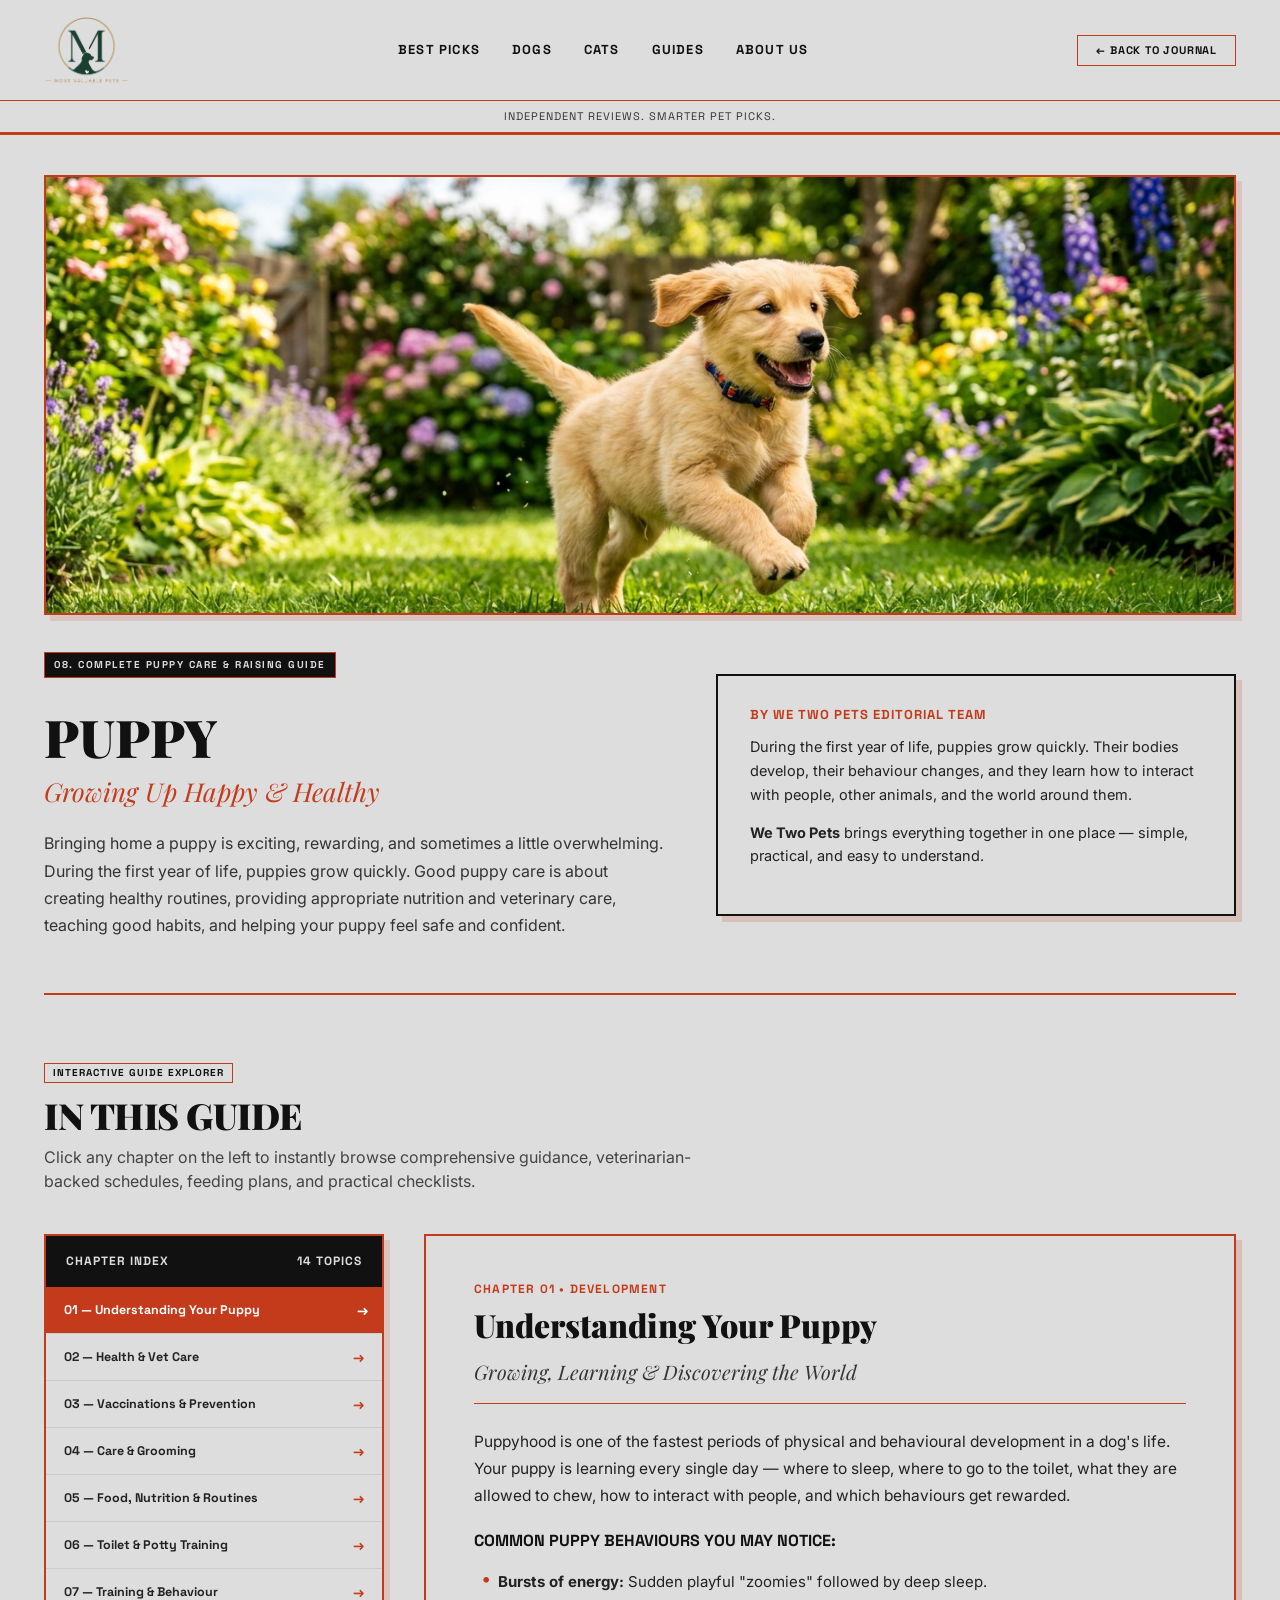
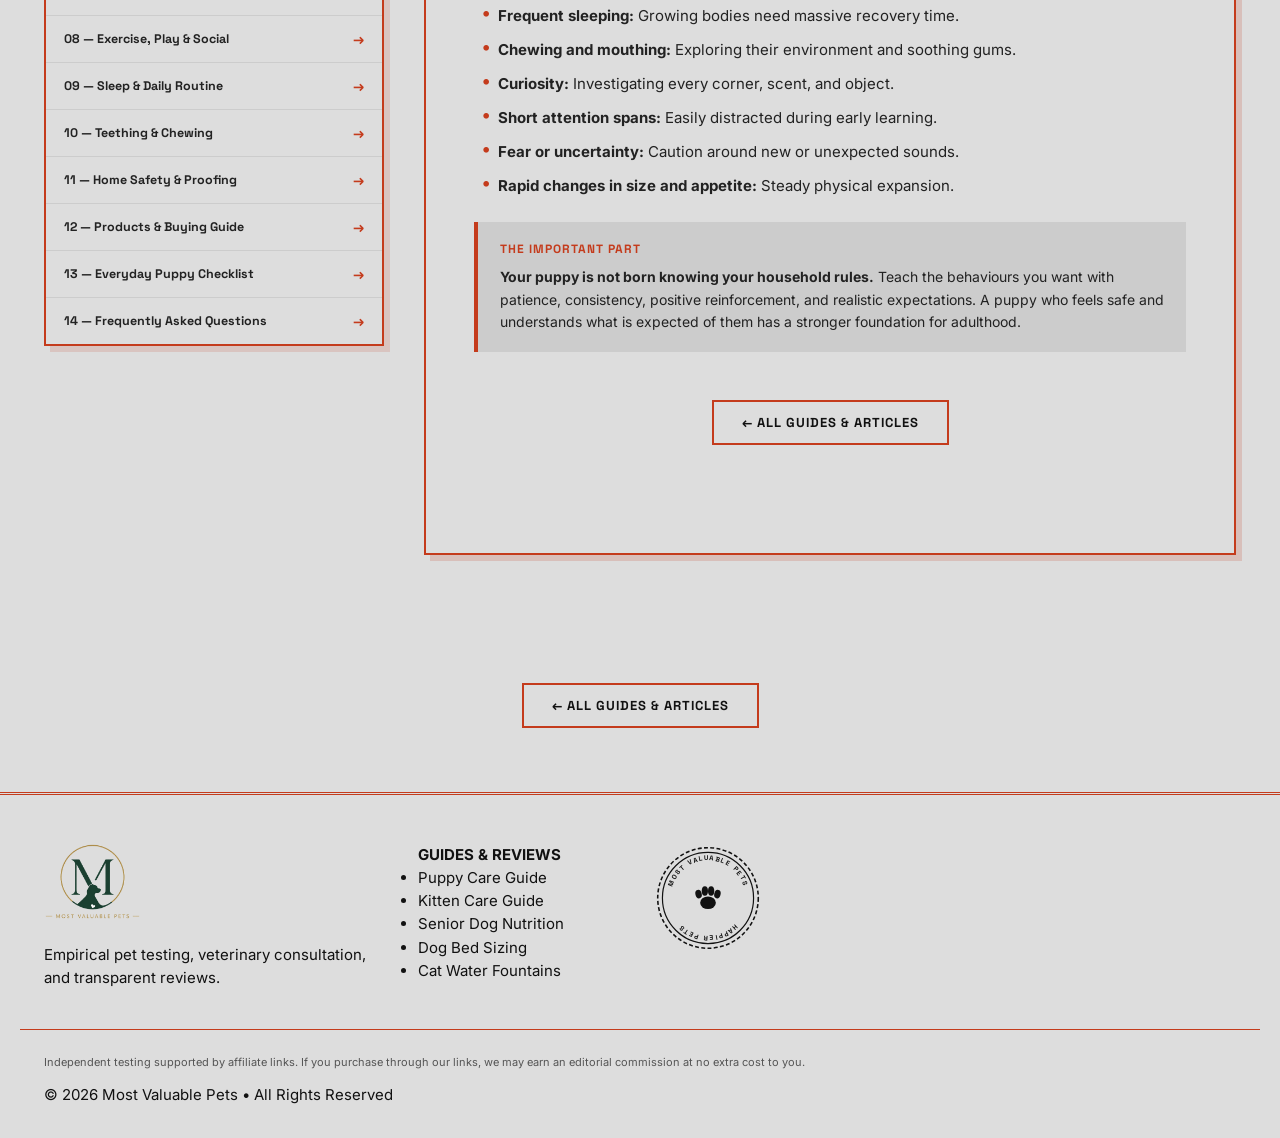
<file: puppy-care.html>
<!DOCTYPE html>
<html lang="en">
<head>
  <meta charset="UTF-8">
  <meta name="viewport" content="width=device-width, initial-scale=1.0">
  <title>Puppy Care Guide — Everything You Need to Know | Most Valuable Pets</title>
  <meta name="description" content="A comprehensive, practical guide to raising a happy, healthy puppy from health, veterinary care, feeding routines, potty training to behaviour and socialisation.">
  <link rel="preconnect" href="https://fonts.googleapis.com">
  <link rel="preconnect" href="https://fonts.gstatic.com" crossorigin>
  <link href="https://fonts.googleapis.com/css2?family=Caveat:wght@600;700&family=Inter:wght@400;500;600;700&family=Playfair+Display:ital,wght@0,600;0,700;0,800;0,900;1,600;1,700&family=Space+Grotesk:wght@500;600;700;800&display=swap" rel="stylesheet">
  <link rel="stylesheet" href="styles.css?v=45">
  <style>
    /* Hero Section - Screen 1 */
    .kitten-hero-section {
      padding: 40px 0 54px;
      border-bottom: 2px solid #C43B1C;
    }
    .kitten-hero-banner {
      width: 100%;
      height: 440px;
      object-fit: cover;
      display: block;
      border: 2px solid #C43B1C;
      box-shadow: 6px 6px 0px rgba(196, 59, 28, 0.15);
      filter: none;
      margin-bottom: 36px;
    }
    .kitten-hero-grid {
      display: grid;
      grid-template-columns: 1.2fr 1fr;
      gap: 48px;
      align-items: center;
    }
    .kitten-hero-title {
      font-size: 52px;
      font-weight: 900;
      line-height: 1.05;
      color: #111111;
      margin: 12px 0 8px;
    }
    .kitten-hero-subtitle {
      font-family: 'Playfair Display', Georgia, serif;
      font-size: 26px;
      font-style: italic;
      color: #C43B1C;
      margin-bottom: 18px;
    }
    .kitten-hero-desc {
      font-size: 16px;
      line-height: 1.7;
      color: #333333;
      margin-bottom: 24px;
    }
    .kitten-intro-box {
      background-color: #dddddd;
      border: 2px solid #111111;
      padding: 32px;
      box-shadow: 6px 6px 0px rgba(196, 59, 28, 0.18);
    }
    .kitten-intro-box h3 {
      font-family: 'Space Grotesk', sans-serif;
      font-size: 13px;
      font-weight: 800;
      letter-spacing: 1px;
      color: #C43B1C;
      text-transform: uppercase;
      margin-bottom: 12px;
    }
    .kitten-intro-box p {
      font-size: 14.5px;
      line-height: 1.65;
      color: #222222;
      margin-bottom: 14px;
    }

    /* Screen 2: Interactive Split-View Explorer */
    .explorer-section {
      padding: 64px 0 80px;
    }
    .explorer-layout {
      display: grid;
      grid-template-columns: 340px 1fr;
      gap: 40px;
      margin-top: 40px;
      align-items: start;
    }
    
    /* Left Navigation Sidebar */
    .explorer-nav-col {
      position: sticky;
      top: 24px;
      background-color: #dddddd;
      border: 2px solid #C43B1C;
      box-shadow: 6px 6px 0px rgba(196, 59, 28, 0.15);
      overflow: hidden;
      max-height: calc(100vh - 48px);
      overflow-y: auto;
    }
    .explorer-nav-header {
      background-color: #111111;
      color: #dddddd;
      padding: 16px 20px;
      font-family: 'Space Grotesk', sans-serif;
      font-size: 12px;
      font-weight: 800;
      letter-spacing: 1px;
      text-transform: uppercase;
      display: flex;
      justify-content: space-between;
      align-items: center;
      position: sticky;
      top: 0;
      z-index: 2;
    }
    .explorer-nav-list {
      list-style: none;
      padding: 0;
      margin: 0;
    }
    .explorer-nav-item {
      border-bottom: 1px solid #cccccc;
    }
    .explorer-nav-item:last-child {
      border-bottom: none;
    }
    .explorer-tab-btn {
      width: 100%;
      text-align: left;
      background: none;
      border: none;
      padding: 14px 18px;
      font-family: 'Space Grotesk', sans-serif;
      font-size: 12.5px;
      font-weight: 700;
      color: #222222;
      cursor: pointer;
      display: flex;
      align-items: center;
      justify-content: space-between;
      transition: background-color 0.15s ease, color 0.15s ease, padding-left 0.15s ease;
    }
    .explorer-tab-btn:hover {
      background-color: #cccccc;
      color: #C43B1C;
      padding-left: 22px;
    }
    .explorer-tab-btn.active {
      background-color: #C43B1C;
      color: #ffffff;
      font-weight: 800;
    }
    .explorer-tab-btn.active .tab-arrow {
      color: #ffffff;
      transform: translateX(4px);
    }
    .tab-arrow {
      font-size: 14px;
      color: #C43B1C;
      transition: transform 0.15s ease;
    }

    /* Right Details Display Panel */
    .explorer-content-panel {
      background-color: #dddddd;
      border: 2px solid #C43B1C;
      padding: 44px 48px;
      box-shadow: 6px 6px 0px rgba(196, 59, 28, 0.18);
      min-height: 520px;
    }
    .panel-section {
      display: none;
    }
    .panel-section.active {
      display: block;
      animation: fadeInPanel 0.2s ease-in-out;
    }
    @keyframes fadeInPanel {
      from { opacity: 0; transform: translateY(6px); }
      to { opacity: 1; transform: translateY(0); }
    }
    .panel-badge {
      font-family: 'Space Grotesk', monospace;
      font-size: 12px;
      font-weight: 800;
      color: #C43B1C;
      letter-spacing: 1.2px;
      text-transform: uppercase;
      margin-bottom: 8px;
    }
    .panel-title {
      font-family: 'Playfair Display', Georgia, serif;
      font-size: 32px;
      font-weight: 900;
      color: #111111;
      line-height: 1.15;
      margin-bottom: 12px;
    }
    .panel-subtitle {
      font-family: 'Playfair Display', Georgia, serif;
      font-size: 20px;
      font-style: italic;
      color: #333333;
      margin-bottom: 24px;
      border-bottom: 1.5px solid #C43B1C;
      padding-bottom: 16px;
    }
    .panel-body p {
      font-size: 15.5px;
      line-height: 1.75;
      color: #222222;
      margin-bottom: 18px;
    }
    .panel-callout {
      background-color: #cccccc;
      border-left: 4px solid #C43B1C;
      padding: 18px 22px;
      margin: 24px 0;
    }
    .panel-callout h5 {
      font-family: 'Space Grotesk', sans-serif;
      font-size: 12px;
      font-weight: 800;
      letter-spacing: 1px;
      color: #C43B1C;
      text-transform: uppercase;
      margin-bottom: 8px;
    }
    .panel-callout p {
      font-size: 14px;
      line-height: 1.6;
      color: #222222;
      margin-bottom: 0 !important;
    }
    .panel-table {
      width: 100%;
      border-collapse: collapse;
      margin: 24px 0;
      border: 1.5px solid #111111;
    }
    .panel-table th {
      background-color: #111111;
      color: #dddddd;
      font-family: 'Space Grotesk', sans-serif;
      font-size: 12px;
      font-weight: 800;
      letter-spacing: 0.8px;
      text-transform: uppercase;
      padding: 12px 16px;
      text-align: left;
    }
    .panel-table td {
      border: 1px solid #cccccc;
      padding: 12px 16px;
      font-size: 14px;
      color: #222222;
    }
    .panel-table tr:nth-child(even) {
      background-color: #e5e5e5;
    }
    .panel-list {
      list-style: none;
      padding: 0;
      margin: 16px 0 24px;
    }
    .panel-list li {
      position: relative;
      padding-left: 24px;
      margin-bottom: 10px;
      font-size: 15px;
      line-height: 1.6;
      color: #222222;
    }
    .panel-list li::before {
      content: "•";
      position: absolute;
      left: 8px;
      color: #C43B1C;
      font-weight: bold;
      font-size: 18px;
      line-height: 1;
    }
    .panel-checklist {
      list-style: none;
      padding: 0;
      margin: 16px 0 24px;
    }
    .panel-checklist li {
      position: relative;
      padding-left: 28px;
      margin-bottom: 12px;
      font-size: 15px;
      line-height: 1.55;
      color: #222222;
    }
    .panel-checklist li::before {
      content: "✓";
      position: absolute;
      left: 4px;
      color: #C43B1C;
      font-weight: 800;
      font-size: 15px;
    }
    
    @media (max-width: 992px) {
      .kitten-hero-grid { grid-template-columns: 1fr; gap: 28px; }
      .explorer-layout { grid-template-columns: 1fr; }
      .explorer-nav-col { position: static; max-height: none; }
      .explorer-content-panel { padding: 28px 24px; }
    }
  </style>
</head>
<body class="newspaper-body">

  <!-- ==========================================
       HEADER & NEWSPAPER MASTHEAD
       ========================================== -->
  <header class="masthead">
    <div class="masthead-top">
      <a href="index.html" class="brand-logo" aria-label="Most Valuable Pets Homepage">
        <img src="logo.png?v=25" alt="Most Valuable Pets" class="brand-img">
      </a>

      <!-- Centered Navigation -->
      <nav class="masthead-nav" aria-label="Main Navigation">
        <a href="index.html#picks" class="nav-link">BEST PICKS</a>
        <a href="index.html#dogs" class="nav-link">DOGS</a>
        <a href="index.html#cats" class="nav-link">CATS</a>
        <a href="index.html#guides" class="nav-link">GUIDES</a>
        <a href="index.html#how-we-review" class="nav-link">ABOUT US</a>
      </nav>

      <!-- Back Action Button -->
      <div class="masthead-actions">
        <a href="index.html" class="btn btn-secondary" style="padding: 9px 18px; font-size: 11px;">&larr; BACK TO JOURNAL</a>
      </div>
    </div>

    <!-- Newspaper Info Strip -->
    <div class="newspaper-info-strip">
      <div class="info-strip-inner">
        <span class="strip-item">INDEPENDENT REVIEWS. SMARTER PET PICKS.</span>
      </div>
    </div>
  </header>

  <main class="page-container">

    <!-- ==========================================
         SCREEN 1: HERO & OVERVIEW
         ========================================== -->
    <section class="kitten-hero-section">
      <!-- Full-Width Hero Image -->
      <img src="labrador_puppy.jpg" alt="Happy energetic puppy running in grass" class="kitten-hero-banner">

      <div class="kitten-hero-grid">
        <div>
          <span class="editorial-label">08. COMPLETE PUPPY CARE & RAISING GUIDE</span>
          <h1 class="kitten-hero-title">PUPPY</h1>
          <div class="kitten-hero-subtitle">Growing Up Happy & Healthy</div>
          
          <p class="kitten-hero-desc" style="margin-bottom: 0;">
            Bringing home a puppy is exciting, rewarding, and sometimes a little overwhelming. During the first year of life, puppies grow quickly. Good puppy care is about creating healthy routines, providing appropriate nutrition and veterinary care, teaching good habits, and helping your puppy feel safe and confident.
          </p>
        </div>

        <div class="kitten-intro-box">
          <h3>BY WE TWO PETS EDITORIAL TEAM</h3>
          <p>
            During the first year of life, puppies grow quickly. Their bodies develop, their behaviour changes, and they learn how to interact with people, other animals, and the world around them.
          </p>
          <p>
            <strong>We Two Pets</strong> brings everything together in one place &mdash; simple, practical, and easy to understand.
          </p>
        </div>
      </div>
    </section>

    <!-- ==========================================
         SCREEN 2: INTERACTIVE SPLIT-VIEW EXPLORER
         ========================================== -->
    <section class="explorer-section" id="explorer">
      <div class="editorial-badge-row" style="margin-bottom: 12px;">
        <span class="badge badge-black">INTERACTIVE GUIDE EXPLORER</span>
      </div>
      <h2 class="section-title" style="font-size: 36px; margin-bottom: 8px;">IN THIS GUIDE</h2>
      <p style="font-size: 16px; color: #444444; max-width: 680px;">
        Click any chapter on the left to instantly browse comprehensive guidance, veterinarian-backed schedules, feeding plans, and practical checklists.
      </p>

      <div class="explorer-layout">
        
        <!-- Left Sticky Navigation -->
        <aside class="explorer-nav-col">
          <div class="explorer-nav-header">
            <span>CHAPTER INDEX</span>
            <span>14 TOPICS</span>
          </div>
          <ul class="explorer-nav-list" role="tablist">
            <li class="explorer-nav-item">
              <button class="explorer-tab-btn active" data-target="topic-1">
                <span>01 &mdash; Understanding Your Puppy</span>
                <span class="tab-arrow">&rarr;</span>
              </button>
            </li>
            <li class="explorer-nav-item">
              <button class="explorer-tab-btn" data-target="topic-2">
                <span>02 &mdash; Health & Vet Care</span>
                <span class="tab-arrow">&rarr;</span>
              </button>
            </li>
            <li class="explorer-nav-item">
              <button class="explorer-tab-btn" data-target="topic-3">
                <span>03 &mdash; Vaccinations & Prevention</span>
                <span class="tab-arrow">&rarr;</span>
              </button>
            </li>
            <li class="explorer-nav-item">
              <button class="explorer-tab-btn" data-target="topic-4">
                <span>04 &mdash; Care & Grooming</span>
                <span class="tab-arrow">&rarr;</span>
              </button>
            </li>
            <li class="explorer-nav-item">
              <button class="explorer-tab-btn" data-target="topic-5">
                <span>05 &mdash; Food, Nutrition & Routines</span>
                <span class="tab-arrow">&rarr;</span>
              </button>
            </li>
            <li class="explorer-nav-item">
              <button class="explorer-tab-btn" data-target="topic-6">
                <span>06 &mdash; Toilet & Potty Training</span>
                <span class="tab-arrow">&rarr;</span>
              </button>
            </li>
            <li class="explorer-nav-item">
              <button class="explorer-tab-btn" data-target="topic-7">
                <span>07 &mdash; Training & Behaviour</span>
                <span class="tab-arrow">&rarr;</span>
              </button>
            </li>
            <li class="explorer-nav-item">
              <button class="explorer-tab-btn" data-target="topic-8">
                <span>08 &mdash; Exercise, Play & Social</span>
                <span class="tab-arrow">&rarr;</span>
              </button>
            </li>
            <li class="explorer-nav-item">
              <button class="explorer-tab-btn" data-target="topic-9">
                <span>09 &mdash; Sleep & Daily Routine</span>
                <span class="tab-arrow">&rarr;</span>
              </button>
            </li>
            <li class="explorer-nav-item">
              <button class="explorer-tab-btn" data-target="topic-10">
                <span>10 &mdash; Teething & Chewing</span>
                <span class="tab-arrow">&rarr;</span>
              </button>
            </li>
            <li class="explorer-nav-item">
              <button class="explorer-tab-btn" data-target="topic-11">
                <span>11 &mdash; Home Safety & Proofing</span>
                <span class="tab-arrow">&rarr;</span>
              </button>
            </li>
            <li class="explorer-nav-item">
              <button class="explorer-tab-btn" data-target="topic-12">
                <span>12 &mdash; Products & Buying Guide</span>
                <span class="tab-arrow">&rarr;</span>
              </button>
            </li>
            <li class="explorer-nav-item">
              <button class="explorer-tab-btn" data-target="topic-13">
                <span>13 &mdash; Everyday Puppy Checklist</span>
                <span class="tab-arrow">&rarr;</span>
              </button>
            </li>
            <li class="explorer-nav-item">
              <button class="explorer-tab-btn" data-target="topic-14">
                <span>14 &mdash; Frequently Asked Questions</span>
                <span class="tab-arrow">&rarr;</span>
              </button>
            </li>
          </ul>
        </aside>

        <!-- Right Content Panel (Interactive Switcher) -->
        <main class="explorer-content-panel">
          
          <!-- TOPIC 1 -->
          <article id="topic-1" class="panel-section active">
            <div class="panel-badge">CHAPTER 01 &bull; DEVELOPMENT</div>
            <h3 class="panel-title">Understanding Your Puppy</h3>
            <div class="panel-subtitle">Growing, Learning & Discovering the World</div>
            <div class="panel-body">
              <p>Puppyhood is one of the fastest periods of physical and behavioural development in a dog's life. Your puppy is learning every single day &mdash; where to sleep, where to go to the toilet, what they are allowed to chew, how to interact with people, and which behaviours get rewarded.</p>
              
              <h4 style="font-family:'Space Grotesk'; font-size:16px; margin: 20px 0 10px; color:#111;">COMMON PUPPY BEHAVIOURS YOU MAY NOTICE:</h4>
              <ul class="panel-list">
                <li><strong>Bursts of energy:</strong> Sudden playful "zoomies" followed by deep sleep.</li>
                <li><strong>Frequent sleeping:</strong> Growing bodies need massive recovery time.</li>
                <li><strong>Chewing and mouthing:</strong> Exploring their environment and soothing gums.</li>
                <li><strong>Curiosity:</strong> Investigating every corner, scent, and object.</li>
                <li><strong>Short attention spans:</strong> Easily distracted during early learning.</li>
                <li><strong>Fear or uncertainty:</strong> Caution around new or unexpected sounds.</li>
                <li><strong>Rapid changes in size and appetite:</strong> Steady physical expansion.</li>
              </ul>

              <div class="panel-callout">
                <h5>THE IMPORTANT PART</h5>
                <p><strong>Your puppy is not born knowing your household rules.</strong> Teach the behaviours you want with patience, consistency, positive reinforcement, and realistic expectations. A puppy who feels safe and understands what is expected of them has a stronger foundation for adulthood.</p>
              </div>
            </div>
          </article>

          <!-- TOPIC 2 -->
          <article id="topic-2" class="panel-section">
            <div class="panel-badge">CHAPTER 02 &bull; VETERINARY CARE</div>
            <h3 class="panel-title">Puppy Health & Veterinary Care</h3>
            <div class="panel-subtitle">Building a Healthy Foundation Early</div>
            <div class="panel-body">
              <p>Veterinary care should begin early. A veterinarian assesses overall health, growth, weight, teeth, skin, coat, eyes, ears, heart, joints, and skeletal development.</p>

              <h4 style="font-family:'Space Grotesk'; font-size:16px; margin: 20px 0 10px; color:#111;">KEY AREAS TO MONITOR:</h4>
              <ul class="panel-list">
                <li><strong>Appetite:</strong> Learn what is normal. Persistent lack of appetite in a young puppy requires prompt attention.</li>
                <li><strong>Weight & Growth:</strong> Steady, healthy weight gain matching their expected breed size.</li>
                <li><strong>Digestion:</strong> Stool consistency and frequency. Watch for vomiting or diarrhea.</li>
                <li><strong>Eyes & Ears:</strong> Check for discharge, redness, odor, or frequent scratching.</li>
                <li><strong>Skin & Coat:</strong> Look for excessive itching, bald spots, redness, or parasites.</li>
                <li><strong>Energy:</strong> Look for bright, alert periods between normal long naps.</li>
              </ul>

              <div class="panel-callout">
                <h5>WHEN SOMETHING FEELS WRONG</h5>
                <p>Contact your veterinarian promptly if your puppy develops sudden changes in breathing, drinking, coordination, urination, or displays unusual lethargy. Very young puppies can become unwell quickly.</p>
              </div>
            </div>
          </article>

          <!-- TOPIC 3 -->
          <article id="topic-3" class="panel-section">
            <div class="panel-badge">CHAPTER 03 &bull; PREVENTIVE CARE</div>
            <h3 class="panel-title">Vaccinations, Deworming & Prevention</h3>
            <div class="panel-subtitle">Protection Starts Early</div>
            <div class="panel-body">
              <p>Puppies need preventive healthcare because their immune systems are still developing. Your vet creates an individualized preventive care plan.</p>

              <table class="panel-table">
                <thead>
                  <tr>
                    <th>Preventive Care</th>
                    <th>Why It Matters</th>
                    <th>Typical Schedule</th>
                  </tr>
                </thead>
                <tbody>
                  <tr>
                    <td><strong>Vaccination Series</strong></td>
                    <td>Protects against Parvovirus, Distemper, Hepatitis, and Rabies.</td>
                    <td>Core series given every 3–4 weeks from 6–8 weeks up to 16 weeks of age.</td>
                  </tr>
                  <tr>
                    <td><strong>Deworming</strong></td>
                    <td>Treats common intestinal parasites passed from mother or environment.</td>
                    <td>Regular intervals starting in early puppyhood based on veterinary guidance.</td>
                  </tr>
                  <tr>
                    <td><strong>Flea & Tick Prevention</strong></td>
                    <td>Protects against painful bites, skin allergies, and vector diseases.</td>
                    <td>Use only products approved for your puppy's specific age and weight.</td>
                  </tr>
                  <tr>
                    <td><strong>Heartworm Prevention</strong></td>
                    <td>Protects against life-threatening mosquito-transmitted parasites.</td>
                    <td>Commence upon veterinary recommendation based on geographical region.</td>
                  </tr>
                </tbody>
              </table>

              <div class="panel-callout">
                <h5>KEEP A PUPPY HEALTH RECORD</h5>
                <p>Maintain a journal recording vaccination dates, deworming, monthly weight, and vet visits. <strong>Never give human medication to a puppy unless explicitly instructed by a vet.</strong></p>
              </div>
            </div>
          </article>

          <!-- TOPIC 4 -->
          <article id="topic-4" class="panel-section">
            <div class="panel-badge">CHAPTER 04 &bull; HYGIENE & GROOMING</div>
            <h3 class="panel-title">Care & Grooming</h3>
            <div class="panel-subtitle">Start Gentle, Start Early</div>
            <div class="panel-body">
              <p>Grooming is about much more than appearance &mdash; it helps you monitor skin, coat, paws, ears, and teeth while building lifelong tolerance for gentle handling.</p>

              <ul class="panel-list">
                <li><strong>Brushing:</strong> Choose a soft brush suitable for their coat type. Keep sessions short and rewarding.</li>
                <li><strong>Bathing:</strong> Use a gentle puppy-formulated shampoo with comfortably warm water and a non-slip bath mat. Avoid over-bathing.</li>
                <li><strong>Nail Care:</strong> Handle paws daily. Trim only tiny tips to prevent cutting the quick.</li>
                <li><strong>Ear Care:</strong> Check for dirt, redness, or wax. Never insert cotton buds deep into ear canals.</li>
                <li><strong>Dental Care:</strong> Introduce canine enzyme toothpaste gradually. Never use human toothpaste.</li>
                <li><strong>Paw Checks:</strong> Inspect between pads for cuts, thorns, or irritation after outdoor walks.</li>
              </ul>

              <div class="panel-callout">
                <h5>THE PUPPY GROOMING RULE</h5>
                <p><strong>Short &rarr; Gentle &rarr; Positive &rarr; Reward.</strong> Never turn grooming into a stressful struggle; keep sessions under 3 minutes with generous treats.</p>
              </div>
            </div>
          </article>

          <!-- TOPIC 5 -->
          <article id="topic-5" class="panel-section">
            <div class="panel-badge">CHAPTER 05 &bull; NUTRITION</div>
            <h3 class="panel-title">Food, Nutrition & Feeding Routine</h3>
            <div class="panel-subtitle">Fuel for Healthy Growth</div>
            <div class="panel-body">
              <p>Nutrition during puppyhood fuels bones, muscles, brain development, and immune health. Feed complete and balanced growth diets tailored to your puppy's adult size.</p>

              <h4 style="font-family:'Space Grotesk'; font-size:16px; margin: 20px 0 10px; color:#111;">FEEDING FREQUENCY BY AGE:</h4>
              <ul class="panel-list">
                <li><strong>8–12 weeks:</strong> 3–4 measured meals per day.</li>
                <li><strong>3–6 months:</strong> 3 measured meals per day.</li>
                <li><strong>6–12 months:</strong> Transition gradually to 2 meals per day.</li>
              </ul>

              <table class="panel-table">
                <thead>
                  <tr>
                    <th>Time</th>
                    <th>Action</th>
                    <th>Notes</th>
                  </tr>
                </thead>
                <tbody>
                  <tr>
                    <td><strong>7:00 AM</strong></td>
                    <td>Breakfast & Water</td>
                    <td>Offer measured portion after morning potty break.</td>
                  </tr>
                  <tr>
                    <td><strong>11:00 AM</strong></td>
                    <td>Second Meal</td>
                    <td>Followed promptly by outside toilet opportunity.</td>
                  </tr>
                  <tr>
                    <td><strong>3:00 PM</strong></td>
                    <td>Third Meal</td>
                    <td>Consistent portion; ensure fresh water access.</td>
                  </tr>
                  <tr>
                    <td><strong>7:00 PM</strong></td>
                    <td>Dinner</td>
                    <td>Final planned meal allowing digestion before sleep.</td>
                  </tr>
                </tbody>
              </table>

              <div class="panel-callout">
                <h5>FOODS TO KEEP AWAY FROM PUPPIES</h5>
                <p>Strictly avoid chocolate, grapes, raisins, onions, garlic, xylitol sweeteners, cooked bones, alcohol, and caffeine. Keep household chemicals safely stored.</p>
              </div>
            </div>
          </article>

          <!-- TOPIC 6 -->
          <article id="topic-6" class="panel-section">
            <div class="panel-badge">CHAPTER 06 &bull; POTTY HABITS</div>
            <h3 class="panel-title">Toilet & Potty Training</h3>
            <div class="panel-subtitle">Build the Habit Through Routine</div>
            <div class="panel-body">
              <p>Young puppies have small bladders and minimal physical sphincter control. Success comes from regular, predictable opportunities.</p>

              <h4 style="font-family:'Space Grotesk'; font-size:16px; margin: 20px 0 10px; color:#111;">TAKE YOUR PUPPY OUT:</h4>
              <ul class="panel-checklist">
                <li>Immediately after waking up</li>
                <li>10–20 minutes after eating or drinking</li>
                <li>Immediately after vigorous play or training</li>
                <li>Immediately upon waking from naps</li>
                <li>Right before bedtime</li>
                <li>Whenever you notice sniffing, circling, or restlessness</li>
              </ul>

              <div class="panel-callout">
                <h5>POTTY TRAINING FORMULA</h5>
                <p><strong>Opportunity &rarr; Correct Location &rarr; Toilet &rarr; Immediate Reward &rarr; Repeat.</strong> If an accident happens, clean thoroughly with enzymatic cleaner without anger. Punishment only creates fear of toileting near humans.</p>
              </div>
            </div>
          </article>

          <!-- TOPIC 7 -->
          <article id="topic-7" class="panel-section">
            <div class="panel-badge">CHAPTER 07 &bull; LEARNING</div>
            <h3 class="panel-title">Training & Behaviour</h3>
            <div class="panel-subtitle">Teach the Dog You Want to Live With</div>
            <div class="panel-body">
              <p>Training starts the day your puppy arrives. Keep sessions brief (2–5 minutes), fun, and centered entirely on positive reinforcement.</p>

              <h4 style="font-family:'Space Grotesk'; font-size:16px; margin: 20px 0 10px; color:#111;">FOUNDATIONAL SKILLS:</h4>
              <ul class="panel-list">
                <li><strong>Name Recognition:</strong> Saying their name and rewarding eye contact.</li>
                <li><strong>Recall Foundation (Come):</strong> High-value treats for returning to you happily.</li>
                <li><strong>Sit & Settle:</strong> Rewarding four paws on the floor and quiet resting.</li>
                <li><strong>Drop It & Leave It:</strong> Trading items for high-value alternatives without conflict.</li>
                <li><strong>Loose-Lead Walking:</strong> Rewarding walking by your side without pulling.</li>
              </ul>

              <div class="panel-callout">
                <h5>THE GOLDEN RULE OF TRAINING</h5>
                <p><strong>Show &rarr; Reward &rarr; Repeat.</strong> Catch your puppy doing good things (resting quietly, chewing their toy) and reward them before bad habits develop.</p>
              </div>
            </div>
          </article>

          <!-- TOPIC 8 -->
          <article id="topic-8" class="panel-section">
            <div class="panel-badge">CHAPTER 08 &bull; SOCIALISATION</div>
            <h3 class="panel-title">Exercise, Play & Socialisation</h3>
            <div class="panel-subtitle">Build Confidence, Not Exhaustion</div>
            <div class="panel-body">
              <p>Socialisation means helping your puppy build calm, positive associations with the human world &mdash; not overwhelming them with chaotic environments.</p>

              <ul class="panel-list">
                <li><strong>Sensory Exposure:</strong> Vacuum sounds, umbrella opening, doorbells, lawnmowers, traffic from a safe distance.</li>
                <li><strong>Different Surfaces:</strong> Grass, gravel, tiles, wood, carpet, wet pavement.</li>
                <li><strong>Calm Introductions:</strong> Meeting friendly, vaccinated dogs and gentle people at their own pace.</li>
                <li><strong>Sniff Walks:</strong> Mental stimulation from sniffing is often far more satisfying and calming than strenuous endurance walking.</li>
              </ul>

              <div class="panel-callout">
                <h5>QUALITY OVER QUANTITY</h5>
                <p>Your puppy does not need to greet every dog or stranger. Calmly observing things from a safe distance builds reliable neutral confidence.</p>
              </div>
            </div>
          </article>

          <!-- TOPIC 9 -->
          <article id="topic-9" class="panel-section">
            <div class="panel-badge">CHAPTER 09 &bull; SLEEP & REST</div>
            <h3 class="panel-title">Sleep & Daily Routine</h3>
            <div class="panel-subtitle">Growing Puppies Need 16–20 Hours of Rest</div>
            <div class="panel-body">
              <p>Puppies sleep up to 18–20 hours a day. Sleep is crucial for memory consolidation, physical tissue growth, and emotional self-regulation.</p>

              <div class="panel-callout">
                <h5>OVERTIRED PUPPY SYMPTOMS</h5>
                <p>When puppies get overtired, they rarely go to sleep on their own &mdash; they become hyperactive, nippy, bitey, and irritable. Scheduled crate or pen naps in a quiet, dark room work wonders.</p>
              </div>

              <h4 style="font-family:'Space Grotesk'; font-size:16px; margin: 20px 0 10px; color:#111;">SAMPLE DAILY RHYTHM:</h4>
              <p><strong>Morning:</strong> Wake &rarr; Potty &rarr; Breakfast &rarr; Potty &rarr; 10-min Play &rarr; 2-hour Nap.<br>
              <strong>Afternoon:</strong> Potty &rarr; Lunch &rarr; Training game &rarr; Potty &rarr; Long Nap.<br>
              <strong>Evening:</strong> Potty &rarr; Dinner &rarr; Family cuddle &rarr; Potty &rarr; Bedtime.</p>
            </div>
          </article>

          <!-- TOPIC 10 -->
          <article id="topic-10" class="panel-section">
            <div class="panel-badge">CHAPTER 10 &bull; TEETHING</div>
            <h3 class="panel-title">Teething & Chewing</h3>
            <div class="panel-subtitle">Redirecting Natural Exploration</div>
            <div class="panel-body">
              <p>Between 3 to 6 months, puppies lose 28 baby teeth and grow 42 adult teeth. Chewing relieves inflamed gum pressure and releases calming endorphins.</p>

              <ul class="panel-list">
                <li><strong>Provide Variety:</strong> Natural rubber toys, textured nylon bones, chilled teething rings.</li>
                <li><strong>Cold Relief:</strong> Damp frozen washcloths or frozen carrot chunks soothe aching gums.</li>
                <li><strong>Calm Redirection:</strong> Whenever puppy teeth touch skin or furniture, calmly say "no" and swap in an approved chew toy immediately.</li>
              </ul>
            </div>
          </article>

          <!-- TOPIC 11 -->
          <article id="topic-11" class="panel-section">
            <div class="panel-badge">CHAPTER 11 &bull; SAFETY</div>
            <h3 class="panel-title">Home Safety & Puppy-Proofing</h3>
            <div class="panel-subtitle">Viewing Your Living Space from Puppy Height</div>
            <div class="panel-body">
              <p>Puppies explore primarily with their mouths. Prevention through environmental management prevents emergency vet visits.</p>

              <ul class="panel-checklist">
                <li>Tuck away or protect all electrical cables and power strips.</li>
                <li>Remove toxic houseplants (Lilies, Sago Palm, Philodendrons).</li>
                <li>Secure cleaning detergents, medicines, and trash bins with tight lids.</li>
                <li>Keep shoes, socks, children's toys, and small swallowable items off floors.</li>
                <li>Install baby gates to block staircases and open balconies.</li>
              </ul>
            </div>
          </article>

          <!-- TOPIC 12 -->
          <article id="topic-12" class="panel-section">
            <div class="panel-badge">CHAPTER 12 &bull; GEAR</div>
            <h3 class="panel-title">Products & Buying Guide</h3>
            <div class="panel-subtitle">Buy for Safety, Fit & Everyday Utility</div>
            <div class="panel-body">
              <p>Focus on essential, durable items rather than accumulating excessive novelties.</p>

              <table class="panel-table">
                <thead>
                  <tr>
                    <th>Essential Product</th>
                    <th>Selection Criteria</th>
                  </tr>
                </thead>
                <tbody>
                  <tr>
                    <td><strong>Puppy Growth Diet</strong></td>
                    <td>Complete & balanced AAFCO certified growth formula.</td>
                  </tr>
                  <tr>
                    <td><strong>Y-Shaped Harness & Lead</strong></td>
                    <td>Ergonomic shoulder clearance; avoid restrictive walking gear.</td>
                  </tr>
                  <tr>
                    <td><strong>Orthopedic / Bolster Bed</strong></td>
                    <td>Washable cover with supportive medical foam base.</td>
                  </tr>
                  <tr>
                    <td><strong>Rubber KONG & Chew Toys</strong></td>
                    <td>Durable, non-toxic rubber sized appropriately to avoid choking.</td>
                  </tr>
                  <tr>
                    <td><strong>Enzymatic Cleaner</strong></td>
                    <td>Completely eliminates urine odor molecules so puppies don't re-mark.</td>
                  </tr>
                </tbody>
              </table>
            </div>
          </article>

          <!-- TOPIC 13 -->
          <article id="topic-13" class="panel-section">
            <div class="panel-badge">CHAPTER 13 &bull; CHECKLISTS</div>
            <h3 class="panel-title">Everyday Puppy Checklist</h3>
            <div class="panel-subtitle">Daily, Weekly & Periodic Routines</div>
            <div class="panel-body">
              <h4 style="font-family:'Space Grotesk'; font-size:15px; margin-bottom:10px; color:#111;">DAILY CHECKLIST:</h4>
              <ul class="panel-checklist">
                <li>Fresh drinking water in clean stainless steel bowl</li>
                <li>Measured growth meals given on regular schedule</li>
                <li>Regular potty breaks after naps, meals, and play</li>
                <li>Two short 5-minute positive training sessions</li>
                <li>16+ hours of restful sleep in quiet area</li>
              </ul>

              <h4 style="font-family:'Space Grotesk'; font-size:15px; margin: 20px 0 10px; color:#111;">WEEKLY CHECKLIST:</h4>
              <ul class="panel-checklist">
                <li>Full coat brushing & skin inspection</li>
                <li>Check ears for odour, wax, or redness</li>
                <li>Paw handling & nail tip maintenance</li>
                <li>Wash bedding & disinfect food bowls</li>
              </ul>
            </div>
          </article>

          <!-- TOPIC 14 -->
          <article id="topic-14" class="panel-section">
            <div class="panel-badge">CHAPTER 14 &bull; FAQ</div>
            <h3 class="panel-title">Frequently Asked Questions</h3>
            <div class="panel-subtitle">Common Questions From New Pet Parents</div>
            <div class="panel-body">
              <div style="margin-bottom: 20px;">
                <strong style="font-size: 16px; color: #111;">Why does my puppy bite my hands so much?</strong>
                <p style="margin-top: 6px;">Puppies explore the world with their mouths and use biting during littermate play. When excited or overtired, this intensifies. Immediately redirect to a chew toy and enforce quiet nap times.</p>
              </div>

              <div style="margin-bottom: 20px;">
                <strong style="font-size: 16px; color: #111;">How much exercise does my puppy really need?</strong>
                <p style="margin-top: 6px;">A standard rule of thumb is 5 minutes of structured exercise per month of age up to twice daily. Free play on soft grass is preferred over long forced sidewalk walks.</p>
              </div>

              <div style="margin-bottom: 20px;">
                <strong style="font-size: 16px; color: #111;">When can my puppy meet other neighborhood dogs?</strong>
                <p style="margin-top: 6px;">Only after completing their core vaccination series (typically around 16 weeks). Until then, socialize in controlled environments with known, fully vaccinated, gentle adult dogs.</p>
              </div>
            </div>
          </article>

        
    <!-- Bottom Back to Guides Navigation -->
    <div style="text-align: center; margin: 48px 0 64px;">
      <a href="index.html#guides" class="btn btn-secondary" style="padding: 14px 28px; font-size: 13px; font-weight: 800; letter-spacing: 1px; border: 2px solid #C43B1C; display: inline-block;">&larr; ALL GUIDES & ARTICLES</a>
    </div>

  </main>
      </div>
    </section>

  
    <!-- Bottom Back to Guides Navigation -->
    <div style="text-align: center; margin: 48px 0 64px;">
      <a href="index.html#guides" class="btn btn-secondary" style="padding: 14px 28px; font-size: 13px; font-weight: 800; letter-spacing: 1px; border: 2px solid #C43B1C; display: inline-block;">&larr; ALL GUIDES & ARTICLES</a>
    </div>

  </main>

  <!-- ==========================================
       FOOTER
       ========================================== -->
  <footer class="site-footer">
    <div class="footer-top-rule"></div>
    <div class="page-container footer-content">
      <div class="footer-brand-col">
        <a href="index.html" class="brand-logo">
          <img src="logo.png?v=25" alt="Most Valuable Pets" class="footer-brand-img">
        </a>
        <p class="footer-bio">Empirical pet testing, veterinary consultation, and transparent reviews.</p>
      </div>
      <div class="footer-links-col">
        <h4 class="footer-col-title">GUIDES & REVIEWS</h4>
        <ul class="footer-link-list">
          <li><a href="puppy-care.html">Puppy Care Guide</a></li>
          <li><a href="kitten-care.html">Kitten Care Guide</a></li>
          <li><a href="senior-dog-nutrition.html">Senior Dog Nutrition</a></li>
          <li><a href="dog-bed-size.html">Dog Bed Sizing</a></li>
          <li><a href="cat-water-fountain.html">Cat Water Fountains</a></li>
        </ul>
      </div>
      <div class="footer-stamp-col">
        <div class="vintage-paw-stamp">
          <svg width="110" height="110" viewBox="0 0 140 140">
            <circle cx="70" cy="70" r="64" fill="none" stroke="#111111" stroke-width="2" stroke-dasharray="5 3"/>
            <circle cx="70" cy="70" r="58" fill="none" stroke="#111111" stroke-width="1.5"/>
            <path id="stamp-arc-top" d="M 22,70 A 48,48 0 1,1 118,70" fill="none" />
            <path id="stamp-arc-bot" d="M 118,70 A 48,48 0 1,1 22,70" fill="none" />
            <text font-family="'Space Grotesk', sans-serif" font-size="8.5" font-weight="700" letter-spacing="1.8" fill="#111111">
              <textPath href="#stamp-arc-top" startOffset="50%" text-anchor="middle">MOST VALUABLE PETS</textPath>
            </text>
            <text font-family="'Space Grotesk', sans-serif" font-size="8.5" font-weight="700" letter-spacing="1.8" fill="#111111">
              <textPath href="#stamp-arc-bot" startOffset="50%" text-anchor="middle">HAPPIER PETS</textPath>
            </text>
            <g transform="translate(52, 54)">
              <ellipse cx="18" cy="22" rx="10" ry="8" fill="#111111" />
              <ellipse cx="6" cy="11" rx="4" ry="5.5" fill="#111111" transform="rotate(-15 6 11)" />
              <ellipse cx="14" cy="7" rx="4" ry="6" fill="#111111" />
              <ellipse cx="22" cy="7" rx="4" ry="6" fill="#111111" />
              <ellipse cx="30" cy="11" rx="4" ry="5.5" fill="#111111" transform="rotate(15 30 11)" />
            </g>
          </svg>
        </div>
      </div>
    </div>
    <div class="page-container footer-bottom">
      <div class="affiliate-disclosure-box">
        Independent testing supported by affiliate links. If you purchase through our links, we may earn an editorial commission at no extra cost to you.
      </div>
      <div class="copyright-row">
        <span>&copy; 2026 Most Valuable Pets &bull; All Rights Reserved</span>
      </div>
    </div>
  </footer>

  <script>
    // Tab switching for interactive split-view explorer
    const tabButtons = document.querySelectorAll('.explorer-tab-btn');
    const panelSections = document.querySelectorAll('.panel-section');

    tabButtons.forEach(btn => {
      btn.addEventListener('click', () => {
        const targetId = btn.getAttribute('data-target');
        
        tabButtons.forEach(b => b.classList.remove('active'));
        panelSections.forEach(s => s.classList.remove('active'));

        btn.classList.add('active');
        const targetPanel = document.getElementById(targetId);
        if (targetPanel) {
          targetPanel.classList.add('active');
        }
      });
    });
  </script>
</body>
</html>
</file>
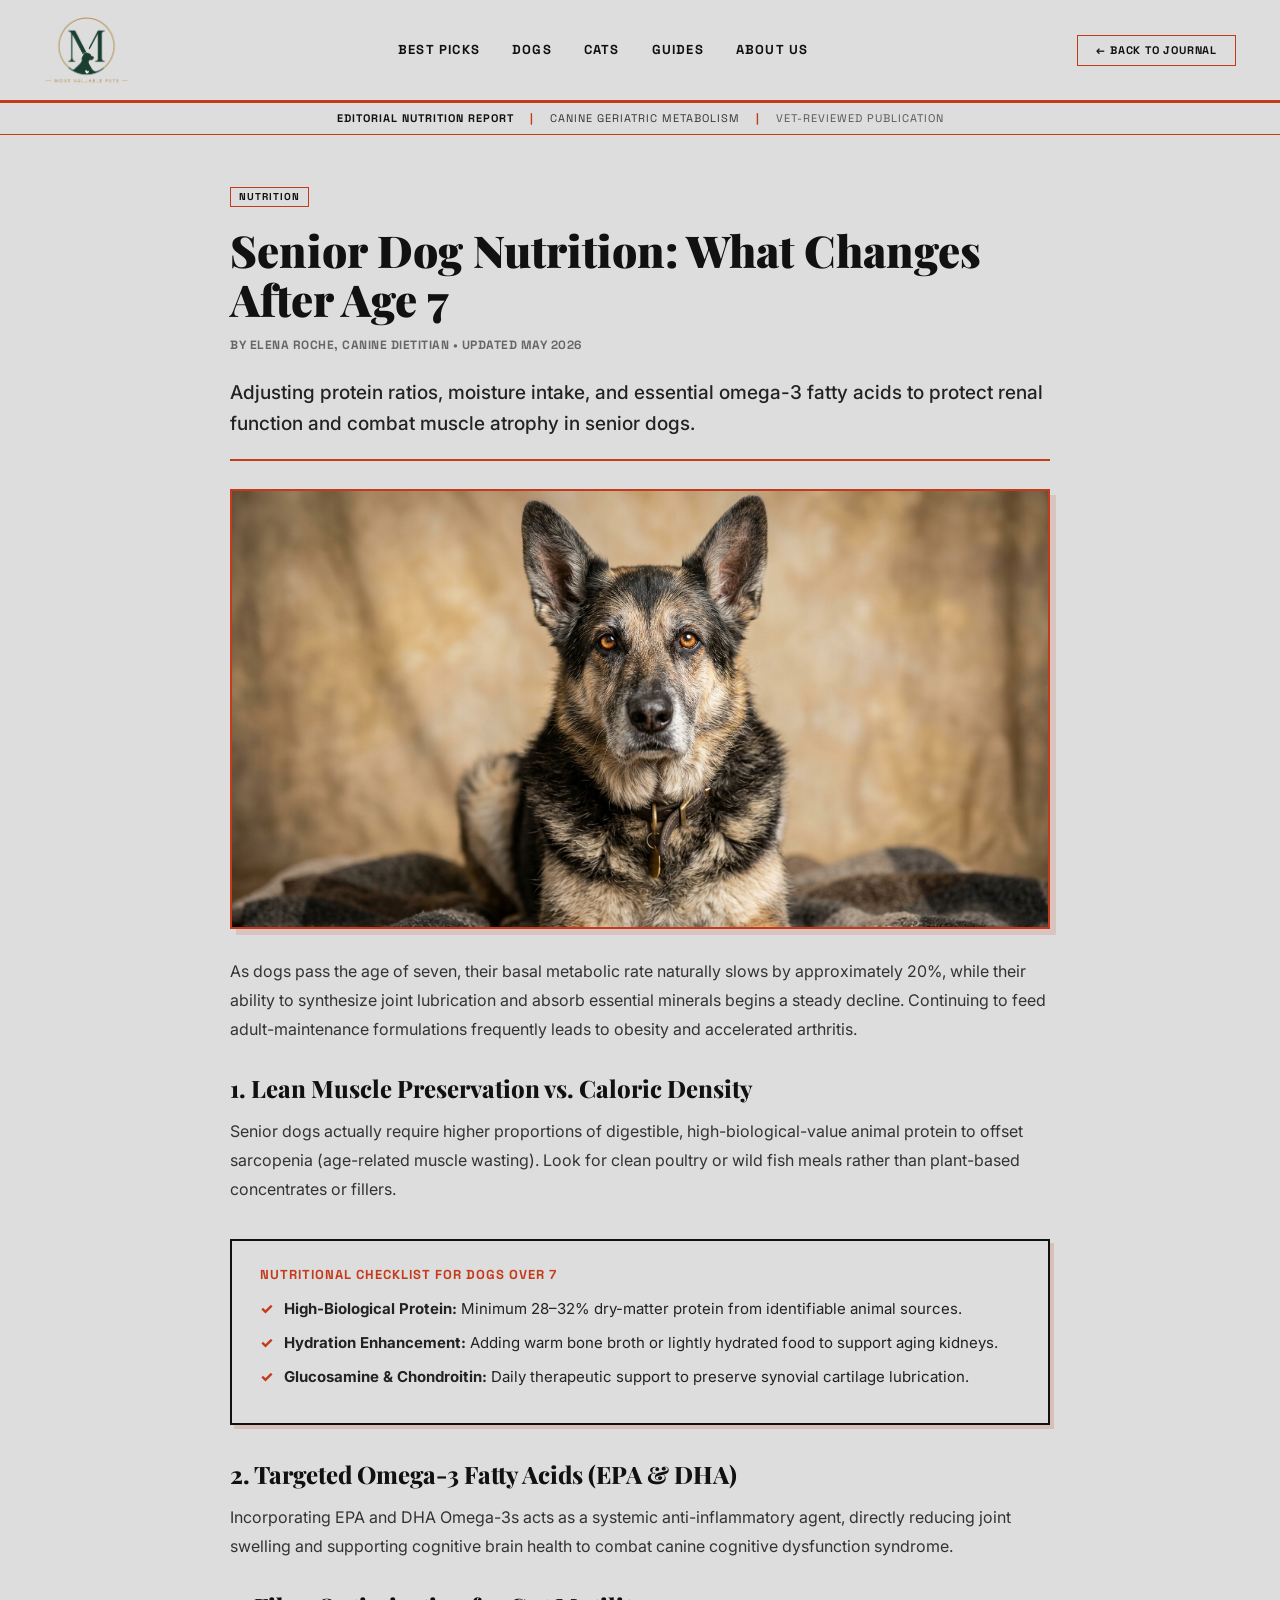
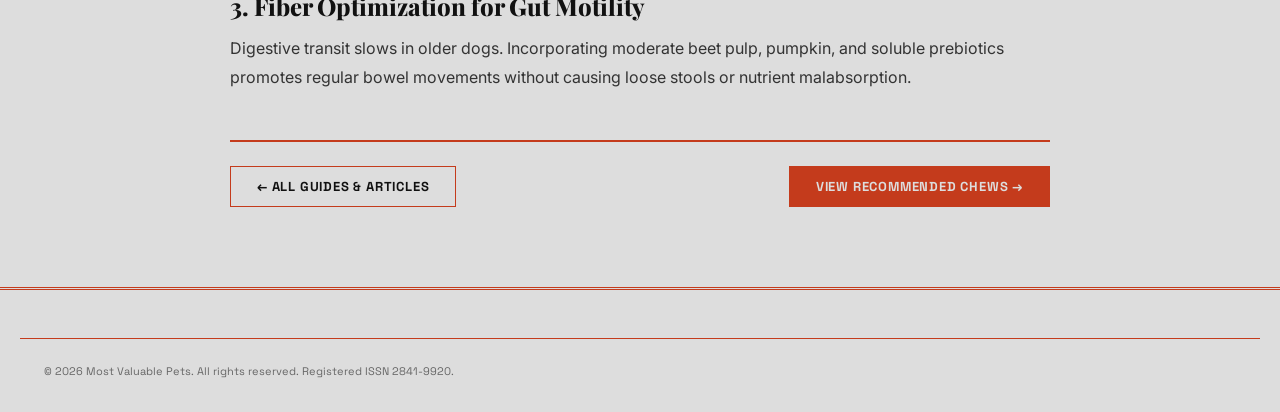
<file: senior-dog-nutrition.html>
<!DOCTYPE html>
<html lang="en">
<head>
  <meta charset="UTF-8">
  <meta name="viewport" content="width=device-width, initial-scale=1.0">
  <title>Senior Dog Nutrition: What Changes After Age 7 — Most Valuable Pets</title>
  <meta name="description" content="Adjusting protein ratios, moisture intake, and essential omega-3 fatty acids to protect renal function and combat muscle atrophy in senior dogs.">
  <link rel="preconnect" href="https://fonts.googleapis.com">
  <link rel="preconnect" href="https://fonts.gstatic.com" crossorigin>
  <link href="https://fonts.googleapis.com/css2?family=Caveat:wght@600;700&family=Inter:wght@400;500;600;700&family=Playfair+Display:ital,wght@0,600;0,700;0,800;0,900;1,600;1,700&family=Space+Grotesk:wght@500;600;700;800&display=swap" rel="stylesheet">
  <link rel="stylesheet" href="styles.css?v=36">
  <style>
    .article-fullpage-wrap {
      max-width: 860px;
      margin: 0 auto;
      padding: 48px 20px 80px;
    }
    .article-lead {
      font-size: 19px;
      line-height: 1.6;
      color: #222222;
      border-bottom: 2px solid #C43B1C;
      padding-bottom: 20px;
      margin-bottom: 28px;
      font-weight: 500;
    }
    .article-full-body p {
      font-size: 16px;
      line-height: 1.8;
      color: #333333;
      margin-bottom: 20px;
    }
    .article-full-body h3 {
      font-family: 'Playfair Display', Georgia, serif;
      font-size: 24px;
      font-weight: 800;
      color: #111111;
      margin: 32px 0 14px;
    }
    .article-full-img {
      width: 100%;
      height: 440px;
      object-fit: cover;
      border: 2px solid #C43B1C;
      margin: 28px 0;
      filter: none;
      box-shadow: 6px 6px 0px rgba(196, 59, 28, 0.15);
    }
    .article-key-takeaways {
      background-color: #dddddd;
      border: 2px solid #111111;
      padding: 24px 28px;
      margin: 36px 0;
      box-shadow: 4px 4px 0px rgba(196, 59, 28, 0.18);
    }
    .article-key-takeaways h4 {
      font-family: 'Space Grotesk', sans-serif;
      font-size: 13px;
      font-weight: 800;
      color: #C43B1C;
      letter-spacing: 1px;
      text-transform: uppercase;
      margin-bottom: 12px;
    }
    .article-key-takeaways ul {
      list-style: none;
      padding: 0;
      margin: 0;
    }
    .article-key-takeaways li {
      position: relative;
      padding-left: 24px;
      font-size: 15px;
      line-height: 1.6;
      color: #222222;
      margin-bottom: 10px;
    }
    .article-key-takeaways li::before {
      content: "✓";
      position: absolute;
      left: 0;
      color: #C43B1C;
      font-weight: 800;
    }
  </style>
</head>
<body class="newspaper-body">

  <!-- HEADER & NEWSPAPER MASTHEAD -->
  <header class="masthead">
    <div class="masthead-top">
      <a href="index.html" class="brand-logo" aria-label="Most Valuable Pets Homepage">
        <img src="logo.png?v=36" alt="Most Valuable Pets" class="brand-img">
      </a>
      <nav class="masthead-nav" aria-label="Main Navigation">
        <a href="index.html#picks" class="nav-link">BEST PICKS</a>
        <a href="index.html#dogs" class="nav-link">DOGS</a>
        <a href="index.html#cats" class="nav-link">CATS</a>
        <a href="index.html#guides" class="nav-link active">GUIDES</a>
        <a href="index.html#how-we-review" class="nav-link">ABOUT US</a>
      </nav>
      <div class="masthead-actions">
        <a href="index.html" class="btn btn-secondary" style="padding: 9px 18px; font-size: 11px;">&larr; BACK TO JOURNAL</a>
      </div>
    </div>
  </header>

  <!-- Newspaper Info Strip -->
  <div class="newspaper-info-strip">
    <div class="info-strip-inner">
      <span class="strip-bold">EDITORIAL NUTRITION REPORT</span>
      <span class="strip-sep">|</span>
      <span>CANINE GERIATRIC METABOLISM</span>
      <span class="strip-sep">|</span>
      <span class="strip-muted">VET-REVIEWED PUBLICATION</span>
    </div>
  </div>

  <main class="page-container">
    <article class="article-fullpage-wrap">
      
      <div style="margin-bottom: 18px;">
        <span class="badge badge-black">NUTRITION</span>
      </div>

      <h1 style="font-size: 44px; font-weight: 900; line-height: 1.12; color: #111111; margin-bottom: 12px;">
        Senior Dog Nutrition: What Changes After Age 7
      </h1>
      
      <div style="font-family: 'Space Grotesk', sans-serif; font-size: 12px; font-weight: 700; color: #666666; margin-bottom: 24px; letter-spacing: 0.5px;">
        BY ELENA ROCHE, CANINE DIETITIAN • UPDATED MAY 2026
      </div>

      <p class="article-lead">
        Adjusting protein ratios, moisture intake, and essential omega-3 fatty acids to protect renal function and combat muscle atrophy in senior dogs.
      </p>

      <img src="senior_dog.jpg" alt="Senior dog resting and receiving balanced nutrition" class="article-full-img">

      <div class="article-full-body">
        <p>As dogs pass the age of seven, their basal metabolic rate naturally slows by approximately 20%, while their ability to synthesize joint lubrication and absorb essential minerals begins a steady decline. Continuing to feed adult-maintenance formulations frequently leads to obesity and accelerated arthritis.</p>

        <h3>1. Lean Muscle Preservation vs. Caloric Density</h3>
        <p>Senior dogs actually require higher proportions of digestible, high-biological-value animal protein to offset sarcopenia (age-related muscle wasting). Look for clean poultry or wild fish meals rather than plant-based concentrates or fillers.</p>

        <div class="article-key-takeaways">
          <h4>Nutritional Checklist for Dogs Over 7</h4>
          <ul>
            <li><strong>High-Biological Protein:</strong> Minimum 28–32% dry-matter protein from identifiable animal sources.</li>
            <li><strong>Hydration Enhancement:</strong> Adding warm bone broth or lightly hydrated food to support aging kidneys.</li>
            <li><strong>Glucosamine & Chondroitin:</strong> Daily therapeutic support to preserve synovial cartilage lubrication.</li>
          </ul>
        </div>

        <h3>2. Targeted Omega-3 Fatty Acids (EPA & DHA)</h3>
        <p>Incorporating EPA and DHA Omega-3s acts as a systemic anti-inflammatory agent, directly reducing joint swelling and supporting cognitive brain health to combat canine cognitive dysfunction syndrome.</p>

        <h3>3. Fiber Optimization for Gut Motility</h3>
        <p>Digestive transit slows in older dogs. Incorporating moderate beet pulp, pumpkin, and soluble prebiotics promotes regular bowel movements without causing loose stools or nutrient malabsorption.</p>
      </div>

      <div style="margin-top: 48px; padding-top: 24px; border-top: 2px solid #C43B1C; display: flex; justify-content: space-between; align-items: center;">
        <a href="index.html#guides" class="btn btn-secondary">&larr; ALL GUIDES & ARTICLES</a>
        <a href="index.html#picks" class="btn btn-primary">VIEW RECOMMENDED CHEWS &rarr;</a>
      </div>

    </article>
  </main>

  <footer class="site-footer">
    <div class="page-container footer-bottom">
      <div class="copyright-line">
        &copy; 2026 Most Valuable Pets. All rights reserved. Registered ISSN 2841-9920.
      </div>
    </div>
  </footer>

</body>
</html>
</file>
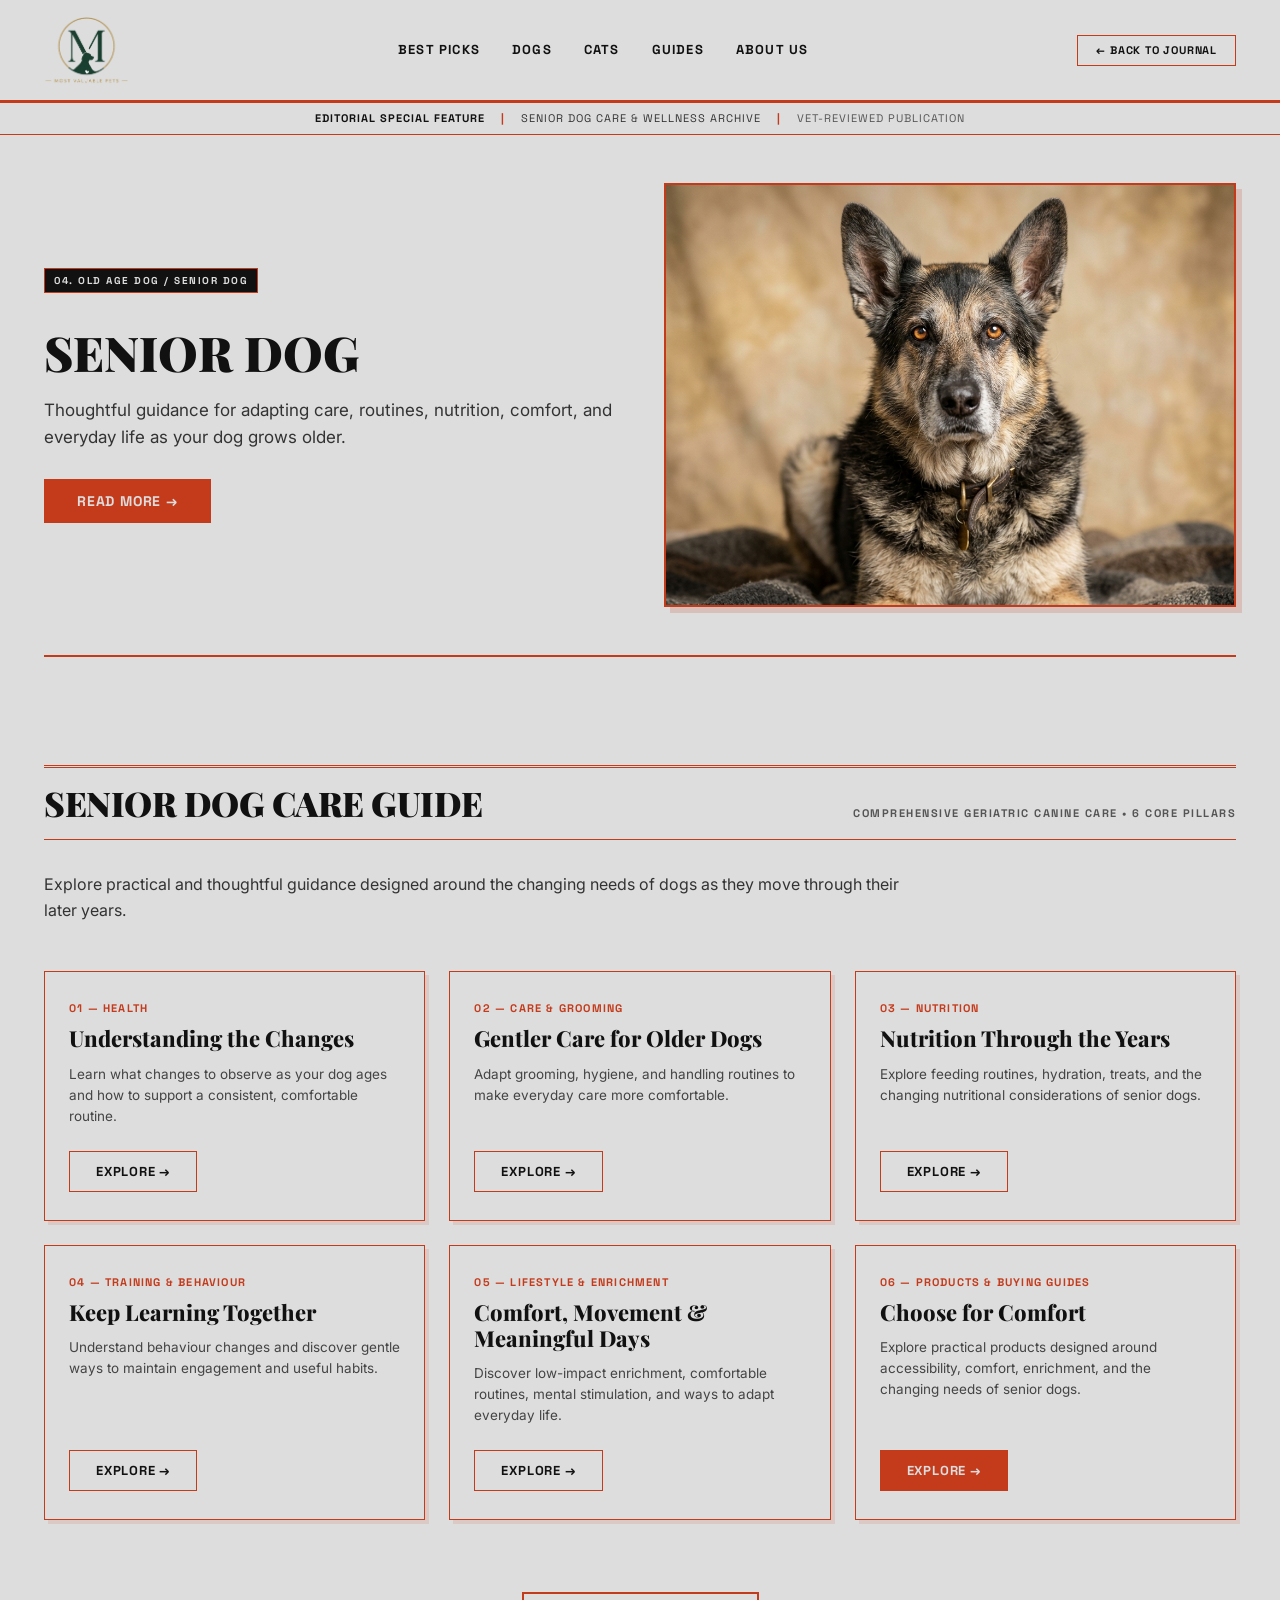
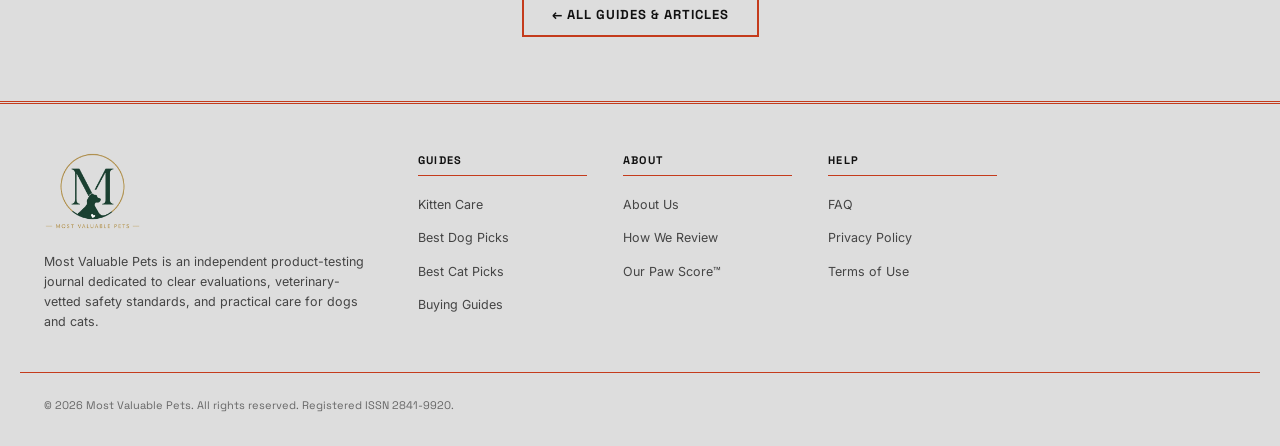
<file: senior-dog.html>
<!DOCTYPE html>
<html lang="en">
<head>
  <meta charset="UTF-8">
  <meta name="viewport" content="width=device-width, initial-scale=1.0">
  <title>Senior Dog Care Guide — Most Valuable Pets</title>
  <meta name="description" content="Explore practical and thoughtful guidance designed around the changing needs of dogs as they move through their later years.">
  <link rel="preconnect" href="https://fonts.googleapis.com">
  <link rel="preconnect" href="https://fonts.gstatic.com" crossorigin>
  <link href="https://fonts.googleapis.com/css2?family=Caveat:wght@600;700&family=Inter:wght@400;500;600;700&family=Playfair+Display:ital,wght@0,600;0,700;0,800;0,900;1,600;1,700&family=Space+Grotesk:wght@500;600;700;800&display=swap" rel="stylesheet">
  <link rel="stylesheet" href="styles.css?v=35">
  <style>
    .senior-page-header {
      padding: 40px 0 24px;
      border-bottom: 2px solid #C43B1C;
    }
    .back-nav-link {
      display: inline-flex;
      align-items: center;
      gap: 6px;
      font-family: 'Space Grotesk', sans-serif;
      font-size: 12px;
      font-weight: 800;
      color: #111111;
      text-transform: uppercase;
      margin-bottom: 24px;
      letter-spacing: 0.5px;
      text-decoration: underline;
      transition: color 0.15s ease;
    }
    .back-nav-link:hover {
      color: #C43B1C;
    }
    .senior-hero-grid {
      display: grid;
      grid-template-columns: 1fr 1fr;
      gap: 48px;
      align-items: center;
      padding: 48px 0;
      border-bottom: 2px solid #C43B1C;
    }
    .senior-hero-photo-wrap {
      border: 2px solid #C43B1C;
      box-shadow: 6px 6px 0px rgba(196, 59, 28, 0.18);
      background-color: #dddddd;
      overflow: hidden;
    }
    .senior-hero-img {
      width: 100%;
      height: 420px;
      object-fit: cover;
      display: block;
      filter: none;
    }
    .senior-hero-content h1 {
      font-size: 48px;
      font-weight: 900;
      line-height: 1.08;
      margin: 14px 0 18px;
      color: #111111;
    }
    .senior-hero-desc {
      font-size: 17px;
      color: #333333;
      line-height: 1.6;
      margin-bottom: 28px;
    }
    .senior-sections-grid {
      display: grid;
      grid-template-columns: repeat(3, 1fr);
      gap: 24px;
      margin: 48px 0 72px;
    }
    .senior-section-card {
      background-color: #dddddd;
      border: 1.5px solid #C43B1C;
      padding: 28px 24px;
      display: flex;
      flex-direction: column;
      box-shadow: 4px 4px 0px rgba(196, 59, 28, 0.12);
      transition: transform 0.15s ease, box-shadow 0.15s ease;
    }
    .senior-section-card:hover {
      transform: translateY(-2px);
      box-shadow: 6px 6px 0px rgba(196, 59, 28, 0.2);
    }
    .senior-card-num {
      font-family: 'Space Grotesk', monospace;
      font-size: 11px;
      font-weight: 800;
      letter-spacing: 1.2px;
      color: #C43B1C;
      text-transform: uppercase;
      margin-bottom: 8px;
    }
    .senior-card-title {
      font-family: 'Playfair Display', Georgia, serif;
      font-size: 22px;
      font-weight: 800;
      line-height: 1.2;
      color: #111111;
      margin-bottom: 12px;
    }
    .senior-card-desc {
      font-size: 13.5px;
      color: #444444;
      line-height: 1.55;
      margin-bottom: 24px;
      flex-grow: 1;
    }
    .senior-card-btn {
      margin-top: auto;
      align-self: flex-start;
    }
    @media (max-width: 992px) {
      .senior-hero-grid { grid-template-columns: 1fr; }
      .senior-sections-grid { grid-template-columns: 1fr 1fr; }
    }
    @media (max-width: 640px) {
      .senior-sections-grid { grid-template-columns: 1fr; }
      .senior-hero-content h1 { font-size: 36px; }
    }
  </style>
</head>
<body class="newspaper-body">

  <!-- 1. HEADER & NEWSPAPER MASTHEAD -->
  <header class="masthead">
    <div class="masthead-top">
      <a href="index.html" class="brand-logo" aria-label="Most Valuable Pets Homepage">
        <img src="logo.png?v=35" alt="Most Valuable Pets" class="brand-img">
      </a>
      <nav class="masthead-nav" aria-label="Main Navigation">
        <a href="index.html#picks" class="nav-link">BEST PICKS</a>
        <a href="index.html#dogs" class="nav-link">DOGS</a>
        <a href="index.html#cats" class="nav-link">CATS</a>
        <a href="index.html#guides" class="nav-link active">GUIDES</a>
        <a href="index.html#how-we-review" class="nav-link">ABOUT US</a>
      </nav>
      <div class="masthead-actions">
        <a href="index.html" class="btn btn-secondary" style="padding: 9px 18px; font-size: 11px;">&larr; BACK TO JOURNAL</a>
      </div>
    </div>
  </header>

  <!-- Newspaper Info Strip -->
  <div class="newspaper-info-strip">
    <div class="info-strip-inner">
      <span class="strip-bold">EDITORIAL SPECIAL FEATURE</span>
      <span class="strip-sep">|</span>
      <span>SENIOR DOG CARE & WELLNESS ARCHIVE</span>
      <span class="strip-sep">|</span>
      <span class="strip-muted">VET-REVIEWED PUBLICATION</span>
    </div>
  </div>

  <main class="page-container">

    <!-- Screen 1: Hero Section -->
    <section class="senior-hero-grid">
      <div class="senior-hero-content">
        <span class="editorial-label">04. OLD AGE DOG / SENIOR DOG</span>
        <h1>SENIOR DOG</h1>
        <p class="senior-hero-desc">
          Thoughtful guidance for adapting care, routines, nutrition, comfort, and everyday life as your dog grows older.
        </p>
        <a href="#care-guide-sections" class="btn btn-primary" style="font-size: 14px; padding: 14px 32px;">
          READ MORE &rarr;
        </a>
      </div>
      <div class="senior-hero-photo-wrap">
        <img src="senior_dog.jpg" alt="Calm senior dog resting comfortably in a warm, natural home setting" class="senior-hero-img">
      </div>
    </section>

    <!-- Screen 2: Senior Dog Care Guide Sections -->
    <section id="care-guide-sections" style="padding-top: 54px;">
      <div class="section-header-rule">
        <h2 class="section-title">SENIOR DOG CARE GUIDE</h2>
        <span class="section-subtitle">COMPREHENSIVE GERIATRIC CANINE CARE &bull; 6 CORE PILLARS</span>
      </div>
      
      <p style="font-size: 16px; color: #333333; line-height: 1.6; max-width: 860px; margin-bottom: 24px;">
        Explore practical and thoughtful guidance designed around the changing needs of dogs as they move through their later years.
      </p>

      <div class="senior-sections-grid">
        
        <!-- Pillar 01: Health -->
        <article class="senior-section-card">
          <div class="senior-card-num">01 &mdash; HEALTH</div>
          <h3 class="senior-card-title">Understanding the Changes</h3>
          <p class="senior-card-desc">
            Learn what changes to observe as your dog ages and how to support a consistent, comfortable routine.
          </p>
          <a href="index.html#how-we-review" class="btn btn-secondary senior-card-btn">EXPLORE &rarr;</a>
        </article>

        <!-- Pillar 02: Care & Grooming -->
        <article class="senior-section-card">
          <div class="senior-card-num">02 &mdash; CARE & GROOMING</div>
          <h3 class="senior-card-title">Gentler Care for Older Dogs</h3>
          <p class="senior-card-desc">
            Adapt grooming, hygiene, and handling routines to make everyday care more comfortable.
          </p>
          <a href="index.html#how-we-review" class="btn btn-secondary senior-card-btn">EXPLORE &rarr;</a>
        </article>

        <!-- Pillar 03: Nutrition -->
        <article class="senior-section-card">
          <div class="senior-card-num">03 &mdash; NUTRITION</div>
          <h3 class="senior-card-title">Nutrition Through the Years</h3>
          <p class="senior-card-desc">
            Explore feeding routines, hydration, treats, and the changing nutritional considerations of senior dogs.
          </p>
          <a href="index.html#how-we-review" class="btn btn-secondary senior-card-btn">EXPLORE &rarr;</a>
        </article>

        <!-- Pillar 04: Training & Behaviour -->
        <article class="senior-section-card">
          <div class="senior-card-num">04 &mdash; TRAINING & BEHAVIOUR</div>
          <h3 class="senior-card-title">Keep Learning Together</h3>
          <p class="senior-card-desc">
            Understand behaviour changes and discover gentle ways to maintain engagement and useful habits.
          </p>
          <a href="index.html#how-we-review" class="btn btn-secondary senior-card-btn">EXPLORE &rarr;</a>
        </article>

        <!-- Pillar 05: Lifestyle & Enrichment -->
        <article class="senior-section-card">
          <div class="senior-card-num">05 &mdash; LIFESTYLE & ENRICHMENT</div>
          <h3 class="senior-card-title">Comfort, Movement & Meaningful Days</h3>
          <p class="senior-card-desc">
            Discover low-impact enrichment, comfortable routines, mental stimulation, and ways to adapt everyday life.
          </p>
          <a href="index.html#how-we-review" class="btn btn-secondary senior-card-btn">EXPLORE &rarr;</a>
        </article>

        <!-- Pillar 06: Products & Buying Guides -->
        <article class="senior-section-card">
          <div class="senior-card-num">06 &mdash; PRODUCTS & BUYING GUIDES</div>
          <h3 class="senior-card-title">Choose for Comfort</h3>
          <p class="senior-card-desc">
            Explore practical products designed around accessibility, comfort, enrichment, and the changing needs of senior dogs.
          </p>
          <a href="index.html#picks" class="btn btn-primary senior-card-btn">EXPLORE &rarr;</a>
        </article>

      </div>
    </section>

  
    <!-- Bottom Back to Guides Navigation -->
    <div style="text-align: center; margin: 48px 0 64px;">
      <a href="index.html#guides" class="btn btn-secondary" style="padding: 14px 28px; font-size: 13px; font-weight: 800; letter-spacing: 1px; border: 2px solid #C43B1C; display: inline-block;">&larr; ALL GUIDES & ARTICLES</a>
    </div>

  </main>

  <!-- FOOTER -->
  <footer class="site-footer">
    <div class="page-container footer-content">
      <div class="footer-brand-col">
        <div class="footer-logo">
          <img src="logo.png?v=35" alt="Most Valuable Pets" class="footer-brand-img">
        </div>
        <p class="footer-desc">
          Most Valuable Pets is an independent product-testing journal dedicated to clear evaluations, veterinary-vetted safety standards, and practical care for dogs and cats.
        </p>
      </div>
      <div class="footer-links-col">
        <h4 class="footer-heading">GUIDES</h4>
        <ul class="footer-list">
          <li><a href="kitten-care.html">Kitten Care</a></li>
          <li><a href="index.html#picks">Best Dog Picks</a></li>
          <li><a href="index.html#picks">Best Cat Picks</a></li>
          <li><a href="index.html#guides">Buying Guides</a></li>
        </ul>
      </div>
      <div class="footer-links-col">
        <h4 class="footer-heading">ABOUT</h4>
        <ul class="footer-list">
          <li><a href="index.html#how-we-review">About Us</a></li>
          <li><a href="index.html#how-we-review">How We Review</a></li>
          <li><a href="index.html#how-we-review">Our Paw Score&trade;</a></li>
        </ul>
      </div>
      <div class="footer-links-col">
        <h4 class="footer-heading">HELP</h4>
        <ul class="footer-list">
          <li><a href="#">FAQ</a></li>
          <li><a href="#">Privacy Policy</a></li>
          <li><a href="#">Terms of Use</a></li>
        </ul>
      </div>
    </div>
    <div class="page-container footer-bottom">
      <div class="copyright-line">
        &copy; 2026 Most Valuable Pets. All rights reserved. Registered ISSN 2841-9920.
      </div>
    </div>
  </footer>

</body>
</html>
</file>
<file: styles.css>
/* ==========================================================================
   MOST VALUABLE PETS — BLACK & WHITE EDITORIAL THEME WITH ORANGE-RED BUTTONS & BORDERS
   Rules:
     - Buttons: Orange-red background (#C43B1C) with white text, or orange-red border.
     - Border Lines & Dividers: Orange-red (#C43B1C).
     - Text Colors: Original black & white / dark typography (black #111111, charcoal #333333, muted #555555/666666).
     - Theme Base: Clean Black & White / Newsprint White (#dddddd).
   ========================================================================== */

/* Reset & Box Sizing */
*, *::before, *::after {
  box-sizing: border-box;
  margin: 0;
  padding: 0;
}

html {
  scroll-behavior: smooth;
  background-color: #dddddd;
}

body.newspaper-body {
  background-color: #dddddd;
  color: #111111;
  font-family: 'Inter', -apple-system, BlinkMacSystemFont, 'Segoe UI', Roboto, sans-serif;
  line-height: 1.55;
  font-size: 15px;
  -webkit-font-smoothing: antialiased;
  -moz-osx-font-smoothing: grayscale;
}

img {
  max-width: 100%;
  height: auto;
  display: block;
}

/* Images display in natural, original full color */
.hero-editorial-img,
.product-thumb,
.tbl-img,
.finder-dog-img,
.article-img,
.avatar-img,
.dialog-cover-img {
  filter: none;
}

a {
  color: inherit;
  text-decoration: none;
}

/* Typography Presets */
h1, h2, h3, .serif-font {
  font-family: 'Playfair Display', Georgia, serif;
  color: #111111;
  font-weight: 800;
  line-height: 1.15;
}

.sans-font {
  font-family: 'Space Grotesk', sans-serif;
}

.page-container {
  max-width: 1240px;
  margin: 0 auto;
  padding: 0 24px;
}

/* ==========================================================================
   BUTTONS (ORANGE-RED COLOR)
   ========================================================================== */
.btn {
  display: inline-flex;
  align-items: center;
  justify-content: center;
  font-family: 'Space Grotesk', sans-serif;
  font-size: 13px;
  font-weight: 700;
  letter-spacing: 0.8px;
  text-transform: uppercase;
  padding: 13px 26px;
  border-radius: 0;
  cursor: pointer;
  transition: background-color 0.15s ease, border-color 0.15s ease, color 0.15s ease, transform 0.15s ease;
  text-decoration: none;
  line-height: 1;
}

/* Primary Button: Solid Orange-Red */
.btn-primary {
  background-color: #C43B1C;
  color: #dddddd;
  border: 1.5px solid #C43B1C;
}

.btn-primary:hover {
  background-color: #A92F17;
  border-color: #A92F17;
  color: #dddddd;
  transform: translateY(-1px);
}

/* Secondary Button: Orange-Red Border */
.btn-secondary {
  background-color: #dddddd;
  color: #111111;
  border: 1.5px solid #C43B1C;
}

.btn-secondary:hover {
  background-color: #C43B1C;
  color: #dddddd;
  transform: translateY(-1px);
}

.btn-block {
  width: 100%;
  display: flex;
}

/* Badges */
.badge {
  display: inline-block;
  font-family: 'Space Grotesk', sans-serif;
  font-size: 10px;
  font-weight: 800;
  letter-spacing: 1px;
  text-transform: uppercase;
  padding: 4px 8px;
  border-radius: 0;
  line-height: 1;
}

.badge-orange {
  background-color: #111111;
  color: #dddddd;
  border: 1px solid #C43B1C;
}

.badge-black {
  background-color: #dddddd;
  color: #111111;
  border: 1px solid #C43B1C;
}

.orange-link {
  color: #111111;
  font-family: 'Space Grotesk', sans-serif;
  font-weight: 800;
  font-size: 12px;
  letter-spacing: 0.5px;
  text-transform: uppercase;
  text-decoration: underline;
  transition: color 0.15s ease;
}

.orange-link:hover {
  color: #555555;
}

/* ==========================================================================
   1. HEADER & MASTHEAD (BORDER IN ORANGE-RED)
   ========================================================================== */
.masthead {
  background-color: #dddddd;
  border-bottom: 2px solid #C43B1C;
  width: 100%;
}

.masthead-top {
  max-width: 1240px;
  margin: 0 auto;
  padding: 16px 24px;
  display: grid;
  grid-template-columns: auto 1fr auto;
  align-items: center;
  gap: 20px;
  position: relative;
}

.brand-logo {
  display: flex;
  align-items: center;
  flex-shrink: 0;
  grid-column: 1;
}

.brand-img {
  height: 68px;
  width: auto;
  object-fit: contain;
  display: block;
  filter: none !important;
  transition: transform 0.15s ease;
}

.brand-img:hover {
  transform: scale(1.02);
}

.footer-brand-img {
  height: 78px;
  width: auto;
  object-fit: contain;
  display: block;
  filter: none !important;
  margin-bottom: 8px;
}

.masthead-nav {
  display: flex;
  align-items: center;
  justify-content: center;
  gap: 32px;
  grid-column: 2;
  margin: 0 auto;
}

.nav-link {
  font-family: 'Space Grotesk', sans-serif;
  font-size: 13px;
  font-weight: 700;
  letter-spacing: 1.2px;
  color: #111111;
  text-transform: uppercase;
  position: relative;
  padding: 6px 0;
  transition: color 0.15s ease;
}

.nav-link:hover {
  color: #222222;
  text-decoration: underline;
}

.masthead-actions {
  display: flex;
  align-items: center;
  gap: 16px;
}

.icon-btn {
  background: transparent;
  border: none;
  cursor: pointer;
  padding: 6px;
  display: flex;
  align-items: center;
  justify-content: center;
  color: #111111;
  transition: transform 0.15s ease, opacity 0.15s ease;
}

.icon-btn:hover {
  opacity: 0.6;
  transform: translateY(-1px);
}

/* Newspaper Info Strip (Orange-Red Border Lines) */
.newspaper-info-strip {
  border-top: 1px solid #C43B1C;
  border-bottom: 1px solid #C43B1C;
  background-color: #dddddd;
  padding: 7px 24px;
}

.info-strip-inner {
  max-width: 1240px;
  margin: 0 auto;
  display: flex;
  align-items: center;
  justify-content: center;
  gap: 16px;
  font-family: 'Space Grotesk', monospace;
  font-size: 11px;
  letter-spacing: 1px;
  text-transform: uppercase;
  color: #333333;
}

.strip-bold {
  font-weight: 800;
  color: #111111;
}

.strip-sep {
  color: #C43B1C;
  font-weight: bold;
}

.strip-muted {
  color: #555555;
}

/* ==========================================================================
   2. HERO SECTION (ORANGE-RED BORDERS)
   ========================================================================== */
.hero-section {
  display: grid;
  grid-template-columns: 1.15fr 1fr;
  gap: 40px;
  padding: 48px 0 54px;
  border-bottom: 2px solid #C43B1C;
  align-items: center;
}

.editorial-label {
  display: inline-block;
  background-color: #111111;
  color: #dddddd;
  font-family: 'Space Grotesk', sans-serif;
  font-size: 10px;
  font-weight: 800;
  letter-spacing: 1.5px;
  text-transform: uppercase;
  padding: 4px 9px;
  margin-bottom: 20px;
  border: 1px solid #C43B1C;
}

.hero-title {
  font-size: 58px;
  font-weight: 900;
  line-height: 1.04;
  letter-spacing: -1.5px;
  margin-bottom: 22px;
  color: #111111;
}

.hero-subtext {
  font-size: 17px;
  line-height: 1.6;
  color: #333333;
  margin-bottom: 30px;
  max-width: 520px;
}

.hero-cta-group {
  display: flex;
  flex-wrap: wrap;
  gap: 16px;
  margin-bottom: 36px;
}

.hero-trust-indicator {
  display: flex;
  align-items: center;
  gap: 16px;
  border-top: 1.5px solid #C43B1C;
  padding-top: 18px;
  max-width: 480px;
}

.avatar-stack {
  display: flex;
  align-items: center;
}

.avatar-img {
  width: 38px;
  height: 38px;
  border-radius: 50%;
  border: 2px solid #dddddd;
  object-fit: cover;
  margin-left: -10px;
  filter: none;
}

.avatar-img:first-child {
  margin-left: 0;
}

.trust-copy {
  display: flex;
  flex-direction: column;
  font-family: 'Space Grotesk', sans-serif;
  font-size: 12px;
  line-height: 1.35;
  color: #333333;
}

.trust-copy strong {
  font-weight: 800;
  color: #111111;
}

/* Hero Right: Photo & Scorecard Overlay with Orange-Red Borders */
.hero-photo-container {
  position: relative;
}

.photo-frame {
  position: relative;
  border: 2px solid #C43B1C;
  background-color: #dddddd;
  box-shadow: 6px 6px 0px rgba(196, 59, 28, 0.15);
  overflow: hidden;
}

.hero-editorial-img {
  width: 100%;
  height: 480px;
  object-fit: cover;
  filter: none;
  display: block;
}

.halftone-overlay {
  position: absolute;
  inset: 0;
  pointer-events: none;
  background-image: radial-gradient(rgba(0, 0, 0, 0.12) 1px, transparent 1px);
  background-size: 4px 4px;
}

/* Review Overlay Card */
.hero-review-card {
  position: absolute;
  bottom: -24px;
  right: -16px;
  background-color: #dddddd;
  border: 2px solid #C43B1C;
  padding: 22px 26px;
  box-shadow: 6px 6px 0px rgba(196, 59, 28, 0.18);
  min-width: 260px;
}

/* Rubber Stamp - Styled exactly like 2nd reference image */
.rubber-stamp {
  position: absolute;
  top: -34px;
  right: -24px;
  width: 96px;
  height: 96px;
  border: 2.5px dashed #111111;
  border-radius: 50%;
  display: flex;
  flex-direction: column;
  align-items: center;
  justify-content: center;
  color: #111111;
  transform: rotate(-14deg);
  background-color: #dddddd;
  line-height: 1.15;
  box-shadow: 3px 4px 0px rgba(0, 0, 0, 0.12);
  z-index: 5;
}

.stamp-line {
  font-family: 'Space Grotesk', sans-serif;
  font-size: 8.5px;
  font-weight: 800;
  letter-spacing: 1.2px;
  text-align: center;
}

.stamp-star {
  font-family: 'Space Grotesk', sans-serif;
  font-size: 10.5px;
  font-weight: 900;
  letter-spacing: 1px;
  margin: 3px 0;
  text-align: center;
}

.review-score-box {
  display: flex;
  flex-direction: column;
}

.score-brand {
  font-family: 'Space Grotesk', sans-serif;
  font-size: 11px;
  font-weight: 800;
  letter-spacing: 1.5px;
  color: #111111;
  text-transform: uppercase;
  margin-bottom: 2px;
}

.score-large {
  font-family: 'Space Grotesk', sans-serif;
  font-size: 44px;
  font-weight: 900;
  color: #111111;
  line-height: 1;
  margin-bottom: 4px;
}

.score-denom {
  font-size: 16px;
  font-weight: 600;
  color: #555555;
}

.score-basis {
  font-family: 'Space Grotesk', sans-serif;
  font-size: 9px;
  font-weight: 700;
  letter-spacing: 1px;
  color: #555555;
  margin-bottom: 12px;
}

.score-link {
  font-family: 'Space Grotesk', sans-serif;
  font-size: 11px;
  font-weight: 800;
  color: #111111;
  text-transform: uppercase;
  letter-spacing: 0.5px;
  text-decoration: underline;
}

.score-link:hover {
  color: #555555;
}

/* ==========================================================================
   3. SECTION RULES & HEADERS (ORANGE-RED DIVIDER LINES)
   ========================================================================== */
.section-header-rule {
  border-top: 3px double #C43B1C;
  border-bottom: 1.5px solid #C43B1C;
  padding: 16px 0;
  margin: 54px 0 32px;
  display: flex;
  align-items: baseline;
  justify-content: space-between;
  flex-wrap: wrap;
  gap: 12px;
}

.section-title {
  font-size: 34px;
  font-weight: 900;
  letter-spacing: -0.5px;
  text-transform: uppercase;
}

.section-title-sm {
  font-size: 26px;
  font-weight: 900;
  letter-spacing: -0.5px;
  text-transform: uppercase;
  margin-bottom: 14px;
}

.section-subtitle {
  font-family: 'Space Grotesk', monospace;
  font-size: 11px;
  font-weight: 700;
  letter-spacing: 1.5px;
  color: #555555;
}

/* ==========================================================================
   EDITOR'S PICKS GRID & TALL REVIEW SCORE PANEL
   ========================================================================== */
.picks-grid-layout {
  display: grid;
  grid-template-columns: 1fr 320px;
  gap: 32px;
  align-items: stretch;
}

.picks-cards-col {
  display: grid;
  grid-template-columns: repeat(3, 1fr);
  gap: 22px;
}

.product-card {
  background-color: #dddddd;
  border: 1.5px solid #C43B1C;
  padding: 22px;
  display: flex;
  flex-direction: column;
  position: relative;
  box-shadow: 4px 4px 0px rgba(196, 59, 28, 0.12);
  transition: transform 0.15s ease, box-shadow 0.15s ease;
}

.product-card:hover {
  transform: translateY(-2px);
  box-shadow: 5px 5px 0px rgba(196, 59, 28, 0.18);
}

.card-badge {
  position: absolute;
  top: -10px;
  left: 18px;
  font-family: 'Space Grotesk', sans-serif;
  font-size: 9px;
  font-weight: 800;
  letter-spacing: 1px;
  padding: 4px 8px;
  text-transform: uppercase;
}

.card-img-wrapper {
  position: relative;
  background-color: #dddddd;
  border: 1px solid #C43B1C;
  padding: 16px;
  margin: 10px 0 16px;
  height: 190px;
  display: flex;
  align-items: center;
  justify-content: center;
}

.product-thumb {
  max-height: 100%;
  max-width: 100%;
  object-fit: contain;
  filter: none;
}

.circular-score-pill {
  position: absolute;
  bottom: -10px;
  right: 12px;
  background-color: #111111;
  color: #dddddd;
  width: 44px;
  height: 44px;
  border-radius: 50%;
  display: flex;
  flex-direction: column;
  align-items: center;
  justify-content: center;
  border: 2px solid #C43B1C;
  line-height: 1;
}

.score-num {
  font-family: 'Space Grotesk', sans-serif;
  font-size: 13px;
  font-weight: 800;
}

.score-lbl {
  font-size: 7px;
  letter-spacing: 0.5px;
  color: #CCCCCC;
}

.product-title {
  font-size: 20px;
  font-weight: 800;
  line-height: 1.2;
  margin-bottom: 6px;
}

.product-tagline {
  font-family: 'Space Grotesk', sans-serif;
  font-size: 11px;
  font-weight: 700;
  color: #555555;
  margin-bottom: 14px;
  text-transform: uppercase;
  letter-spacing: 0.5px;
}

.pros-checklist {
  list-style: none;
  margin-bottom: 20px;
  flex-grow: 1;
}

.pros-checklist li {
  font-size: 12.5px;
  color: #333333;
  margin-bottom: 8px;
  display: flex;
  align-items: flex-start;
  gap: 6px;
  line-height: 1.4;
}

.check-icon {
  color: #111111;
  font-weight: 800;
  flex-shrink: 0;
}

.card-footer-action {
  margin-top: auto;
  border-top: 1.5px solid #C43B1C;
  padding-top: 14px;
}

.price-tag {
  font-family: 'Space Grotesk', sans-serif;
  font-size: 18px;
  font-weight: 800;
  color: #111111;
  margin-bottom: 12px;
}

/* Tall Editorial Score Panel (Orange-Red Borders) */
.score-panel-tall {
  background-color: #dddddd;
  border: 2px solid #C43B1C;
  display: flex;
  flex-direction: column;
  box-shadow: 4px 4px 0px rgba(196, 59, 28, 0.12);
}

.score-panel-header {
  background-color: #111111;
  color: #dddddd;
  padding: 16px 20px;
  text-align: center;
  border-bottom: 2px solid #C43B1C;
}

.score-panel-header h3 {
  color: #dddddd;
  font-family: 'Space Grotesk', sans-serif;
  font-size: 13px;
  font-weight: 800;
  letter-spacing: 1.2px;
  text-transform: uppercase;
  margin: 0;
}

.score-panel-body {
  padding: 22px 20px;
  display: flex;
  flex-direction: column;
  flex-grow: 1;
}

.score-panel-intro {
  font-size: 12px;
  color: #222222;
  line-height: 1.45;
  margin-bottom: 22px;
  border-bottom: 1.5px dashed #C43B1C;
  padding-bottom: 14px;
}

.criteria-row {
  display: flex;
  align-items: center;
  justify-content: space-between;
  margin-bottom: 6px;
  margin-top: 14px;
}

.criteria-row:first-of-type {
  margin-top: 0;
}

.crit-title-group {
  display: flex;
  align-items: center;
  gap: 8px;
}

.crit-name {
  font-family: 'Space Grotesk', sans-serif;
  font-size: 11px;
  font-weight: 800;
  letter-spacing: 0.8px;
  text-transform: uppercase;
}

.crit-val {
  font-family: 'Space Grotesk', sans-serif;
  font-size: 13px;
  font-weight: 800;
  color: #111111;
}

.crit-val small {
  font-size: 10px;
  color: #333333;
  font-weight: 500;
}

.criteria-bar {
  width: 100%;
  height: 7px;
  background-color: #888888;
  border: 1px solid #111111;
  overflow: hidden;
}

.bar-fill {
  height: 100%;
  background-color: #C43B1C;
}

.score-panel-footer {
  margin-top: auto;
  padding-top: 24px;
  text-align: center;
  border-top: 1.5px solid #C43B1C;
}

/* ==========================================================================
   4. COMPARE TOP PICKS TABLE (ORANGE-RED BORDERS & DIVIDERS)
   ========================================================================== */
.table-responsive-wrapper {
  overflow-x: auto;
  border: 2px solid #C43B1C;
  background-color: #dddddd;
  box-shadow: 5px 5px 0px rgba(196, 59, 28, 0.12);
}

.newspaper-table {
  width: 100%;
  border-collapse: collapse;
  text-align: left;
}

.newspaper-table thead tr {
  background-color: #111111;
  color: #dddddd;
  border-bottom: 2px solid #C43B1C;
}

.newspaper-table th {
  padding: 14px 18px;
  font-family: 'Space Grotesk', sans-serif;
  font-size: 11px;
  font-weight: 800;
  letter-spacing: 1.2px;
  text-transform: uppercase;
  border-right: 1px solid #333333;
}

.newspaper-table th:last-child {
  border-right: none;
}

.newspaper-table tbody tr {
  border-bottom: 1px solid #C43B1C;
  transition: background-color 0.15s ease;
}

.newspaper-table tbody tr:hover {
  background-color: #dddddd;
}

.newspaper-table tbody tr:last-child {
  border-bottom: none;
}

.newspaper-table td {
  padding: 16px 18px;
  vertical-align: middle;
  border-right: 1px solid #C43B1C;
}

.newspaper-table td:last-child {
  border-right: none;
}

.tbl-product-cell {
  display: flex;
  align-items: center;
  gap: 14px;
}

.tbl-img {
  width: 54px;
  height: 54px;
  object-fit: cover;
  border: 1.5px solid #C43B1C;
  background-color: #dddddd;
  flex-shrink: 0;
  filter: none;
}

.tbl-badge {
  margin-bottom: 4px;
}

.tbl-name {
  display: block;
  font-family: 'Playfair Display', Georgia, serif;
  font-size: 16px;
  font-weight: 700;
  line-height: 1.2;
}

.tbl-score {
  font-family: 'Space Grotesk', sans-serif;
  font-size: 16px;
  font-weight: 800;
  color: #111111;
}

.tbl-score small {
  font-size: 11px;
  color: #333333;
}

.tbl-text {
  font-size: 13px;
  color: #222222;
}

.tbl-price {
  font-family: 'Space Grotesk', sans-serif;
  font-size: 14px;
  font-weight: 800;
  color: #111111;
}

.tbl-link {
  font-family: 'Space Grotesk', sans-serif;
  font-size: 12px;
  font-weight: 800;
  color: #111111;
  text-transform: uppercase;
  text-decoration: underline;
  transition: color 0.15s ease;
}

.tbl-link:hover {
  color: #333333;
}

/* ==========================================================================
   5. TWO-COLUMN: HOW WE REVIEW & PET PRODUCT FINDER (ORANGE-RED BORDERS)
   ========================================================================== */
.section-review-finder {
  display: grid;
  grid-template-columns: 1fr 1.1fr;
  gap: 40px;
  margin: 54px 0;
  align-items: stretch;
}

/* Left: How We Review */
.how-we-review-col {
  background-color: #dddddd;
  border: 2px solid #C43B1C;
  padding: 36px 32px;
  display: flex;
  flex-direction: column;
  box-shadow: 5px 5px 0px rgba(196, 59, 28, 0.12);
}

.editorial-summary-text {
  font-size: 14px;
  color: #222222;
  line-height: 1.6;
  margin-bottom: 26px;
  border-bottom: 1.5px solid #C43B1C;
  padding-bottom: 16px;
}

.review-criteria-list {
  display: flex;
  flex-direction: column;
  gap: 18px;
  margin-bottom: 30px;
  flex-grow: 1;
}

.criteria-item {
  display: flex;
  align-items: flex-start;
  gap: 14px;
}

.crit-icon-box {
  width: 40px;
  height: 40px;
  border: 1.5px solid #C43B1C;
  background-color: #dddddd;
  display: flex;
  align-items: center;
  justify-content: center;
  flex-shrink: 0;
}

.crit-content h4 {
  font-family: 'Space Grotesk', sans-serif;
  font-size: 12px;
  font-weight: 800;
  letter-spacing: 0.8px;
  text-transform: uppercase;
  margin-bottom: 2px;
}

.crit-content p {
  font-size: 12.5px;
  color: #333333;
  font-style: italic;
  line-height: 1.35;
}

.bold-link {
  font-size: 13px;
  font-weight: 800;
}

/* Right: Pet Product Finder */
.finder-col {
  display: flex;
}

.finder-box {
  background-color: #dddddd;
  border: 2px solid #C43B1C;
  padding: 36px 32px;
  display: flex;
  flex-direction: column;
  width: 100%;
  box-shadow: 5px 5px 0px rgba(196, 59, 28, 0.12);
}

.finder-header {
  margin-bottom: 24px;
  border-bottom: 1.5px solid #C43B1C;
  padding-bottom: 14px;
}

.finder-tag {
  display: inline-block;
  background-color: #111111;
  color: #dddddd;
  font-family: 'Space Grotesk', sans-serif;
  font-size: 9px;
  font-weight: 800;
  letter-spacing: 1.2px;
  padding: 3px 7px;
  margin-bottom: 8px;
  border: 1px solid #C43B1C;
}

.finder-title {
  font-size: 24px;
  font-weight: 900;
  letter-spacing: -0.5px;
  text-transform: uppercase;
}

.finder-grid {
  display: grid;
  grid-template-columns: 1fr 1fr;
  gap: 16px;
  margin-bottom: 22px;
}

.finder-field label {
  display: block;
  font-family: 'Space Grotesk', sans-serif;
  font-size: 11px;
  font-weight: 800;
  letter-spacing: 0.8px;
  text-transform: uppercase;
  margin-bottom: 6px;
}

.finder-select {
  width: 100%;
  padding: 10px 12px;
  border: 1.5px solid #C43B1C;
  background-color: #dddddd;
  font-family: 'Inter', sans-serif;
  font-size: 13px;
  color: #111111;
  border-radius: 0;
  outline: none;
  cursor: pointer;
}

.finder-select:focus {
  border-color: #111111;
}

.finder-footer-media {
  margin-top: 24px;
  border-top: 1.5px solid #C43B1C;
  padding-top: 18px;
  display: flex;
  align-items: center;
  gap: 20px;
}

.finder-photo-wrap {
  width: 72px;
  height: 72px;
  border: 1.5px solid #C43B1C;
  background-color: #dddddd;
  overflow: hidden;
  flex-shrink: 0;
}

.finder-dog-img {
  width: 100%;
  height: 100%;
  object-fit: cover;
  filter: none;
}

.handwritten-annotation {
  display: flex;
  align-items: center;
  gap: 8px;
}

.handwritten-arrow {
  font-size: 24px;
  color: #111111;
  transform: rotate(-10deg);
  line-height: 1;
}

.handwritten-annotation p {
  font-family: 'Caveat', cursive;
  font-size: 22px;
  font-weight: 700;
  color: #111111;
  line-height: 1.15;
}

/* ==========================================================================
   6. LATEST GUIDES & ARTICLES (ORANGE-RED BORDERS)
   ========================================================================== */
.articles-grid {
  display: grid;
  grid-template-columns: repeat(5, 1fr);
  gap: 18px;
}

.article-card {
  background-color: #dddddd;
  border: 1.5px solid #C43B1C;
  padding: 16px;
  display: flex;
  flex-direction: column;
  box-shadow: 3px 3px 0px rgba(196, 59, 28, 0.1);
  cursor: pointer;
  transition: transform 0.15s ease, box-shadow 0.15s ease;
}

.article-card:hover {
  transform: translateY(-2px);
  box-shadow: 4px 4px 0px rgba(196, 59, 28, 0.18);
}

.article-thumb-wrap {
  border: 1px solid #C43B1C;
  height: 130px;
  overflow: hidden;
  margin-bottom: 12px;
  background-color: #dddddd;
}

.article-img {
  width: 100%;
  height: 100%;
  object-fit: cover;
  filter: none;
  transition: transform 0.2s ease;
}

.article-card:hover .article-img {
  transform: scale(1.03);
}

.article-meta {
  display: flex;
  align-items: center;
  justify-content: space-between;
  margin-bottom: 8px;
}

.read-time {
  font-family: 'Space Grotesk', monospace;
  font-size: 9px;
  font-weight: 700;
  color: #555555;
  letter-spacing: 0.5px;
}

.article-heading {
  font-family: 'Playfair Display', Georgia, serif;
  font-size: 16px;
  font-weight: 800;
  line-height: 1.25;
  margin-bottom: 8px;
}

.article-excerpt {
  font-size: 12px;
  color: #222222;
  line-height: 1.45;
  margin-bottom: 14px;
  flex-grow: 1;
}

.article-link-btn {
  background: transparent;
  border: none;
  padding: 0;
  font-family: 'Space Grotesk', sans-serif;
  font-size: 11px;
  font-weight: 800;
  color: #111111;
  text-transform: uppercase;
  text-decoration: underline;
  cursor: pointer;
  text-align: left;
  transition: color 0.15s ease;
}

.article-link-btn:hover {
  color: #333333;
}

/* ==========================================================================
   7. NEWSLETTER SECTION (ORANGE-RED BORDER)
   ========================================================================== */
.section-newsletter {
  margin: 54px 0 64px;
}

.newsletter-box {
  background-color: #dddddd;
  border: 2px solid #C43B1C;
  padding: 36px 40px;
  display: grid;
  grid-template-columns: auto 1fr 1.2fr;
  gap: 32px;
  align-items: center;
  box-shadow: 6px 6px 0px rgba(196, 59, 28, 0.15);
}

.envelope-circle {
  width: 68px;
  height: 68px;
  border: 2px solid #C43B1C;
  border-radius: 50%;
  display: flex;
  align-items: center;
  justify-content: center;
  background-color: #dddddd;
}

.envelope-circle svg {
  stroke: #111111;
}

.newsletter-headline {
  font-size: 22px;
  font-weight: 900;
  letter-spacing: -0.5px;
  text-transform: uppercase;
  margin-bottom: 4px;
}

.newsletter-sub {
  font-size: 13px;
  color: #222222;
  margin-bottom: 6px;
}

.newsletter-trust {
  font-family: 'Space Grotesk', sans-serif;
  font-size: 11px;
  font-weight: 800;
  color: #111111;
  letter-spacing: 0.5px;
  text-transform: uppercase;
}

.newsletter-form {
  display: flex;
  gap: 10px;
}

.newsletter-input {
  flex-grow: 1;
  background-color: #dddddd;
  border: 1.5px solid #C43B1C;
  padding: 12px 16px;
  font-family: 'Inter', sans-serif;
  font-size: 13px;
  color: #111111;
  border-radius: 0;
  outline: none;
}

.newsletter-input:focus {
  border-color: #111111;
}

/* ==========================================================================
   8. FOOTER (ORANGE-RED DOUBLE BORDER)
   ========================================================================== */
.site-footer {
  background-color: #dddddd;
  border-top: 3px double #C43B1C;
  padding: 48px 0 32px;
  color: #111111;
}

.footer-content {
  display: grid;
  grid-template-columns: 2fr 1fr 1fr 1fr 1.2fr;
  gap: 36px;
  align-items: flex-start;
  margin-bottom: 40px;
}

.footer-brand-col {
  display: flex;
  flex-direction: column;
  gap: 14px;
}

.footer-brand-img {
  height: 78px;
  width: auto;
  object-fit: contain;
  display: block;
  margin-bottom: 8px;
}

.footer-desc {
  font-size: 12.5px;
  color: #444444;
  line-height: 1.6;
  max-width: 320px;
}

.footer-social-links {
  display: flex;
  gap: 12px;
  margin-top: 4px;
}

.social-icon {
  width: 32px;
  height: 32px;
  border: 1.5px solid #C43B1C;
  background-color: #dddddd;
  display: flex;
  align-items: center;
  justify-content: center;
  transition: background-color 0.15s ease, border-color 0.15s ease;
}

.social-icon svg {
  stroke: #111111;
}

.social-icon:hover {
  background-color: #111111;
  border-color: #111111;
}

.social-icon:hover svg {
  stroke: #dddddd;
}

.footer-heading {
  font-family: 'Space Grotesk', sans-serif;
  font-size: 11px;
  font-weight: 800;
  letter-spacing: 1.2px;
  text-transform: uppercase;
  margin-bottom: 16px;
  border-bottom: 1.5px solid #C43B1C;
  padding-bottom: 6px;
}

.footer-list {
  list-style: none;
  display: flex;
  flex-direction: column;
  gap: 10px;
}

.footer-list a {
  font-size: 12.5px;
  color: #444444;
  transition: color 0.15s ease;
}

.footer-list a:hover {
  color: #111111;
  text-decoration: underline;
}

.footer-stamp-col {
  display: flex;
  justify-content: center;
  align-items: center;
}

.vintage-paw-stamp {
  display: flex;
  align-items: center;
  justify-content: center;
  animation: rotateStamp 18s linear infinite;
  transform-origin: center center;
}

.vintage-paw-stamp svg {
  display: block;
}

@keyframes rotateStamp {
  from {
    transform: rotate(0deg);
  }
  to {
    transform: rotate(360deg);
  }
}

.footer-bottom {
  border-top: 1px solid #C43B1C;
  padding-top: 24px;
}

.affiliate-disclosure-box {
  font-size: 11px;
  color: #555555;
  line-height: 1.5;
  margin-bottom: 12px;
}

.affiliate-disclosure-box strong {
  color: #111111;
}

.copyright-line {
  font-family: 'Space Grotesk', monospace;
  font-size: 11px;
  color: #666666;
}

/* ==========================================================================
   MODAL DIALOGS (ORANGE-RED BORDERS)
   ========================================================================== */
.fullscreen-dialog {
  border: none;
  padding: 0;
  margin: 0;
  width: 100vw;
  height: 100vh;
  max-width: 100vw;
  max-height: 100vh;
  background-color: rgba(17, 17, 17, 0.7);
  backdrop-filter: blur(2px);
  position: fixed;
  inset: 0;
  z-index: 9999;
}

.fullscreen-dialog::backdrop {
  background-color: rgba(17, 17, 17, 0.7);
}

.fullscreen-dialog[open] {
  display: flex;
  align-items: center;
  justify-content: center;
}

.dialog-content {
  background-color: #dddddd;
  border: 2px solid #C43B1C;
  width: 90%;
  max-width: 780px;
  max-height: 90vh;
  display: flex;
  flex-direction: column;
  box-shadow: 10px 10px 0px rgba(0, 0, 0, 0.3);
}

.dialog-header {
  background-color: #111111;
  color: #dddddd;
  padding: 12px 20px;
  display: flex;
  align-items: center;
  justify-content: space-between;
  border-bottom: 2px solid #C43B1C;
}

.dialog-label {
  font-family: 'Space Grotesk', sans-serif;
  font-size: 11px;
  font-weight: 800;
  letter-spacing: 1.2px;
  text-transform: uppercase;
}

.dialog-close-btn {
  background: transparent;
  border: none;
  color: #dddddd;
  font-size: 24px;
  line-height: 1;
  cursor: pointer;
}

.dialog-scroll-body {
  padding: 30px;
  overflow-y: auto;
}

.dialog-title {
  font-size: 28px;
  font-weight: 900;
  margin-bottom: 4px;
}

.dialog-tagline {
  font-family: 'Space Grotesk', sans-serif;
  font-size: 12px;
  font-weight: 700;
  color: #555555;
  text-transform: uppercase;
  margin-bottom: 18px;
}

.dialog-score-strip {
  display: flex;
  align-items: center;
  justify-content: space-between;
  border-top: 1.5px solid #C43B1C;
  border-bottom: 1.5px solid #C43B1C;
  padding: 10px 0;
  margin-bottom: 22px;
}

.dialog-score-badge {
  font-family: 'Space Grotesk', sans-serif;
  font-size: 14px;
  font-weight: 800;
}

.dialog-score-badge strong {
  color: #111111;
  font-size: 18px;
}

.dialog-price {
  font-family: 'Space Grotesk', sans-serif;
  font-size: 18px;
  font-weight: 800;
  color: #111111;
}

.dialog-body-columns {
  display: grid;
  grid-template-columns: 1.2fr 1fr;
  gap: 24px;
  margin-bottom: 26px;
}

.dialog-h3 {
  font-family: 'Space Grotesk', sans-serif;
  font-size: 13px;
  font-weight: 800;
  text-transform: uppercase;
  margin-bottom: 10px;
  border-bottom: 1.5px solid #C43B1C;
  padding-bottom: 4px;
}

.dialog-desc {
  font-size: 13.5px;
  color: #333333;
  line-height: 1.6;
}

.dialog-pro-list, .dialog-con-list {
  list-style: none;
  font-size: 12.5px;
  margin-bottom: 12px;
}

.dialog-pro-list li::before {
  content: "✓ ";
  color: #111111;
  font-weight: bold;
}

.dialog-con-list li::before {
  content: "✗ ";
  color: #555555;
  font-weight: bold;
}

.dialog-footer-action {
  border-top: 1.5px solid #C43B1C;
  padding-top: 18px;
}

.dialog-cover-img {
  width: 100%;
  height: 240px;
  object-fit: cover;
  border: 1.5px solid #C43B1C;
  margin: 16px 0;
  filter: none;
}

.dialog-article-text {
  font-size: 14px;
  line-height: 1.7;
  color: #333333;
}

.dialog-article-text p {
  margin-bottom: 14px;
}

.dialog-lead-paragraph {
  font-size: 15px;
  color: #111111;
  line-height: 1.6;
  border-bottom: 1.5px solid #C43B1C;
  padding-bottom: 14px;
  margin-bottom: 20px !important;
}

.senior-guide-grid {
  display: grid;
  grid-template-columns: 1fr 1fr;
  gap: 16px;
  margin-top: 16px;
}

.senior-guide-card {
  background-color: #dddddd;
  border: 1.5px solid #111111;
  padding: 16px 18px;
  display: flex;
  flex-direction: column;
  box-shadow: 3px 3px 0px rgba(17, 17, 17, 0.08);
  transition: border-color 0.15s ease, box-shadow 0.15s ease;
}

.senior-guide-card:hover {
  border-color: #C43B1C;
  box-shadow: 4px 4px 0px rgba(196, 59, 28, 0.15);
}

.senior-guide-num {
  font-family: 'Space Grotesk', sans-serif;
  font-size: 10px;
  font-weight: 800;
  color: #C43B1C;
  letter-spacing: 1px;
  margin-bottom: 6px;
  text-transform: uppercase;
}

.senior-guide-card h4 {
  font-family: 'Playfair Display', Georgia, serif;
  font-size: 16px;
  font-weight: 800;
  color: #111111;
  margin-bottom: 6px;
  line-height: 1.25;
}

.senior-guide-card p {
  font-size: 12px;
  color: #444444;
  line-height: 1.45;
  margin-bottom: 14px !important;
  flex-grow: 1;
}

.senior-guide-link {
  font-family: 'Space Grotesk', sans-serif;
  font-size: 11px;
  font-weight: 800;
  color: #C43B1C;
  letter-spacing: 0.5px;
  text-transform: uppercase;
  margin-top: auto;
}

.senior-guide-link:hover {
  color: #A92F17;
  text-decoration: underline;
}

/* ==========================================================================
   RESPONSIVE DESIGN (TABLETS & MOBILE)
   ========================================================================== */
@media (max-width: 1024px) {
  .hero-section {
    grid-template-columns: 1fr;
    gap: 36px;
  }
  .picks-grid-layout {
    grid-template-columns: 1fr;
  }
  .picks-cards-col {
    grid-template-columns: 1fr 1fr;
  }
  .score-panel-tall {
    max-width: 500px;
  }
  .section-review-finder {
    grid-template-columns: 1fr;
  }
  .articles-grid {
    grid-template-columns: repeat(3, 1fr);
  }
  .newsletter-box {
    grid-template-columns: 1fr;
    text-align: center;
  }
  .envelope-circle {
    margin: 0 auto;
  }
  .newsletter-form {
    flex-direction: column;
  }
  .footer-content {
    grid-template-columns: 1fr 1fr;
  }
}

@media (max-width: 768px) {
  .masthead-nav {
    display: none;
  }
  .hero-title {
    font-size: 40px;
  }
  .picks-cards-col {
    grid-template-columns: 1fr;
  }
  .articles-grid {
    grid-template-columns: 1fr;
  }
  .dialog-body-columns {
    grid-template-columns: 1fr;
  }
  .footer-content {
    grid-template-columns: 1fr;
  }
}

/* ==========================================================================
   REALISTIC DOGGY RUNNER LOADING ANIMATION
   Biomechanics: 0.85s natural running rotary/transverse gallop stride cycle
   - Forward leg extensions & paw landings
   - Rear drive extension & gathering tuck
   - Body compression/extension
   - Subtle vertical rhythm & tail stream
   - Clean transparent presentation
   ========================================================================== */
.doggy-loader-overlay {
  position: fixed;
  inset: 0;
  z-index: 10000;
  background-color: rgba(255, 255, 255, 0.88);
  backdrop-filter: blur(4px);
  display: flex;
  align-items: center;
  justify-content: center;
  opacity: 0;
  visibility: hidden;
  pointer-events: none;
  transition: opacity 0.28s cubic-bezier(0.16, 1, 0.3, 1), visibility 0.28s ease;
}

.doggy-loader-overlay.active {
  opacity: 1;
  visibility: visible;
  pointer-events: auto;
}

.doggy-loader-wrap {
  background: transparent;
  display: flex;
  flex-direction: column;
  align-items: center;
  text-align: center;
  padding: 20px;
  transform: scale(0.96);
  transition: transform 0.28s cubic-bezier(0.16, 1, 0.3, 1);
}

.doggy-loader-overlay.active .doggy-loader-wrap {
  transform: scale(1);
}

.doggy-anim-stage {
  width: 220px;
  height: 110px;
  position: relative;
  display: flex;
  align-items: center;
  justify-content: center;
}

.cat-runner-scene {
  position: relative;
  width: 170px;
  height: 90px;
  display: flex;
  align-items: center;
  justify-content: center;
}

.cat-runner-img {
  width: 155px;
  height: auto;
  object-fit: contain;
  display: block;
  filter: none !important;
  transform-origin: center bottom;
  animation: catRunningStride 0.75s cubic-bezier(0.45, 0.05, 0.55, 0.95) infinite;
}

@keyframes catRunningStride {
  0% {
    transform: translateY(-4px) rotate(-2deg) scaleX(1.03);
  }
  25% {
    transform: translateY(3px) rotate(2deg) scaleX(0.97);
  }
  50% {
    transform: translateY(-3px) rotate(0deg) scaleX(0.96);
  }
  75% {
    transform: translateY(4px) rotate(-3deg) scaleX(1.02);
  }
  100% {
    transform: translateY(-4px) rotate(-2deg) scaleX(1.03);
  }
}

.cat-ground-shadow {
  position: absolute;
  bottom: 4px;
  left: 50%;
  width: 90px;
  height: 8px;
  border-radius: 50%;
  background: rgba(17, 17, 17, 0.14);
  transform: translateX(-50%);
  animation: catShadowPulse 0.75s ease-in-out infinite;
}

@keyframes catShadowPulse {
  0%, 100% {
    transform: translateX(-50%) scaleX(0.85);
    opacity: 0.08;
  }
  25%, 75% {
    transform: translateX(-50%) scaleX(1.15);
    opacity: 0.22;
  }
  50% {
    transform: translateX(-50%) scaleX(0.95);
    opacity: 0.12;
  }
}

.cat-motion-lines {
  position: absolute;
  left: -20px;
  top: 30%;
  display: flex;
  flex-direction: column;
  gap: 8px;
  pointer-events: none;
}

.cat-motion-lines .motion-line {
  display: block;
  height: 2px;
  background: #CCCCCC;
  border-radius: 1px;
  animation: catSpeedLines 0.75s linear infinite;
}

.cat-motion-lines .line-1 { width: 28px; animation-delay: 0s; }
.cat-motion-lines .line-2 { width: 36px; animation-delay: -0.25s; }
.cat-motion-lines .line-3 { width: 22px; animation-delay: -0.5s; }

@keyframes catSpeedLines {
  0% {
    transform: translateX(15px);
    opacity: 0;
  }
  40% {
    opacity: 0.7;
  }
  100% {
    transform: translateX(-30px);
    opacity: 0;
  }
}

.reduced-motion-dog {
  display: none;
}

/* Loading Typography with Animated Dots */
.doggy-loader-text-wrap {
  margin-top: 14px;
  font-family: 'Space Grotesk', sans-serif;
  font-size: 13px;
  font-weight: 700;
  letter-spacing: 0.6px;
  color: #111111;
  text-transform: uppercase;
}

.doggy-loader-text {
  display: inline-block;
}

.animated-loading-dots {
  display: inline-block;
  width: 18px;
  text-align: left;
  animation: loadingDotsCycle 1.5s steps(4, jump-none) infinite;
}

@keyframes loadingDotsCycle {
  0% { content: ''; }
  25% { content: '.'; }
  50% { content: '..'; }
  75%, 100% { content: '...'; }
}

/* ==========================================================================
   BIOMECHANICAL RUNNING CYCLE (0.85s stride)
   ========================================================================== */

/* 1. Body Vertical Spine Bob & Slight Compression */
.runner-dog-body {
  transform-origin: 120px 60px;
  animation: dogBodyStride 0.85s cubic-bezier(0.45, 0.05, 0.55, 0.95) infinite;
}

@keyframes dogBodyStride {
  0%, 100% {
    /* Suspension / fully extended stride */
    transform: translateY(-3px) rotate(-1deg) scaleX(1.02);
  }
  25% {
    /* Front impact / descending */
    transform: translateY(3px) rotate(2deg) scaleX(0.98);
  }
  50% {
    /* Mid-stride gather / compressed */
    transform: translateY(-2px) rotate(0deg) scaleX(0.97);
  }
  75% {
    /* Rear drive push / rising */
    transform: translateY(4px) rotate(-2deg) scaleX(1.01);
  }
}

/* 2. Ground Shadow Dynamics */
.runner-ground-shadow {
  transform-origin: 120px 108px;
  animation: shadowPulse 0.85s ease-in-out infinite;
}

@keyframes shadowPulse {
  0%, 100% {
    transform: scaleX(0.85);
    opacity: 0.08;
  }
  25%, 75% {
    transform: scaleX(1.1);
    opacity: 0.18;
  }
  50% {
    transform: scaleX(0.9);
    opacity: 0.12;
  }
}

/* 3. Horizontal Speed Motion Lines */
.runner-motion-lines .motion-line {
  animation: speedLineShift 0.85s linear infinite;
}

.line-1 { animation-delay: 0s; }
.line-2 { animation-delay: -0.28s; }
.line-3 { animation-delay: -0.56s; }

@keyframes speedLineShift {
  0% {
    transform: translateX(12px);
    opacity: 0;
  }
  40% {
    opacity: 0.6;
  }
  100% {
    transform: translateX(-35px);
    opacity: 0;
  }
}

/* 4. Forelegs (Near Front & Far Front) — Natural Gallop Phasing */
.leg-front-near {
  transform-origin: 136px 58px;
  animation: frontLegNearStride 0.85s cubic-bezier(0.35, 0.1, 0.25, 1) infinite;
}

@keyframes frontLegNearStride {
  0% {
    /* Reach forward */
    transform: rotate(32deg);
  }
  25% {
    /* Ground contact & sweep backward */
    transform: rotate(4deg);
  }
  50% {
    /* Full backward push-off */
    transform: rotate(-28deg);
  }
  75% {
    /* Knee tucked forward in recovery */
    transform: rotate(8deg);
  }
  100% {
    transform: rotate(32deg);
  }
}

.leg-front-back {
  transform-origin: 142px 58px;
  animation: frontLegBackStride 0.85s cubic-bezier(0.35, 0.1, 0.25, 1) infinite;
}

@keyframes frontLegBackStride {
  0% {
    /* Mid-sweep */
    transform: rotate(-12deg);
  }
  25% {
    /* Full backward extension */
    transform: rotate(-32deg);
  }
  50% {
    /* Forward reach */
    transform: rotate(26deg);
  }
  75% {
    /* Touchdown */
    transform: rotate(8deg);
  }
  100% {
    transform: rotate(-12deg);
  }
}

/* 5. Hind Legs (Near Rear & Far Rear) — Powerful Drive & Tuck */
.leg-rear-near {
  transform-origin: 80px 56px;
  animation: rearLegNearStride 0.85s cubic-bezier(0.35, 0.1, 0.25, 1) infinite;
}

@keyframes rearLegNearStride {
  0% {
    /* Trailing backward in drive */
    transform: rotate(-36deg);
  }
  30% {
    /* Tucking under body */
    transform: rotate(14deg);
  }
  60% {
    /* Maximum forward gather under chest */
    transform: rotate(38deg);
  }
  85% {
    /* Powerful push backward */
    transform: rotate(-10deg);
  }
  100% {
    transform: rotate(-36deg);
  }
}

.leg-rear-back {
  transform-origin: 74px 58px;
  animation: rearLegBackStride 0.85s cubic-bezier(0.35, 0.1, 0.25, 1) infinite;
}

@keyframes rearLegBackStride {
  0% {
    /* Forward gather under body */
    transform: rotate(24deg);
  }
  35% {
    /* Foot plant & drive */
    transform: rotate(-8deg);
  }
  65% {
    /* Full rearward push */
    transform: rotate(-38deg);
  }
  85% {
    /* Recovery forward */
    transform: rotate(6deg);
  }
  100% {
    transform: rotate(24deg);
  }
}

/* 6. Tail Streaming & Secondary Motion */
.runner-tail-group {
  transform-origin: 68px 54px;
  animation: tailStreamMotion 0.85s ease-in-out infinite;
}

@keyframes tailStreamMotion {
  0%, 100% {
    transform: rotate(4deg) scaleY(0.95);
  }
  25% {
    transform: rotate(-10deg) scaleY(1.05);
  }
  50% {
    transform: rotate(8deg) scaleY(0.9);
  }
  75% {
    transform: rotate(-6deg) scaleY(1.02);
  }
}

/* 7. Aerodynamic Head & Ear Flutter */
.runner-head-group {
  transform-origin: 142px 50px;
  animation: headStabilizer 0.85s ease-in-out infinite;
}

@keyframes headStabilizer {
  0%, 100% {
    transform: rotate(1deg) translateY(0);
  }
  50% {
    transform: rotate(-2deg) translateY(-1px);
  }
}

.runner-ear {
  transform-origin: 160px 22px;
  animation: earWindFlutter 0.85s ease-in-out infinite;
}

@keyframes earWindFlutter {
  0%, 100% {
    transform: rotate(0deg);
  }
  35% {
    transform: rotate(-8deg);
  }
  70% {
    transform: rotate(6deg);
  }
}

/* 8. Accessibility: prefers-reduced-motion */
@media (prefers-reduced-motion: reduce) {
  .doggy-runner-svg {
    display: none;
  }
  .reduced-motion-dog {
    display: block;
    margin: 0 auto;
    animation: gentleDogPulse 2s ease-in-out infinite;
  }
  .runner-dog-body,
  .runner-ground-shadow,
  .runner-motion-lines .motion-line,
  .leg-group,
  .runner-tail-group,
  .runner-head-group,
  .runner-ear,
  .animated-loading-dots {
    animation: none !important;
  }
  @keyframes gentleDogPulse {
    0%, 100% { opacity: 0.6; }
    50% { opacity: 1; }
  }
}
</file>
